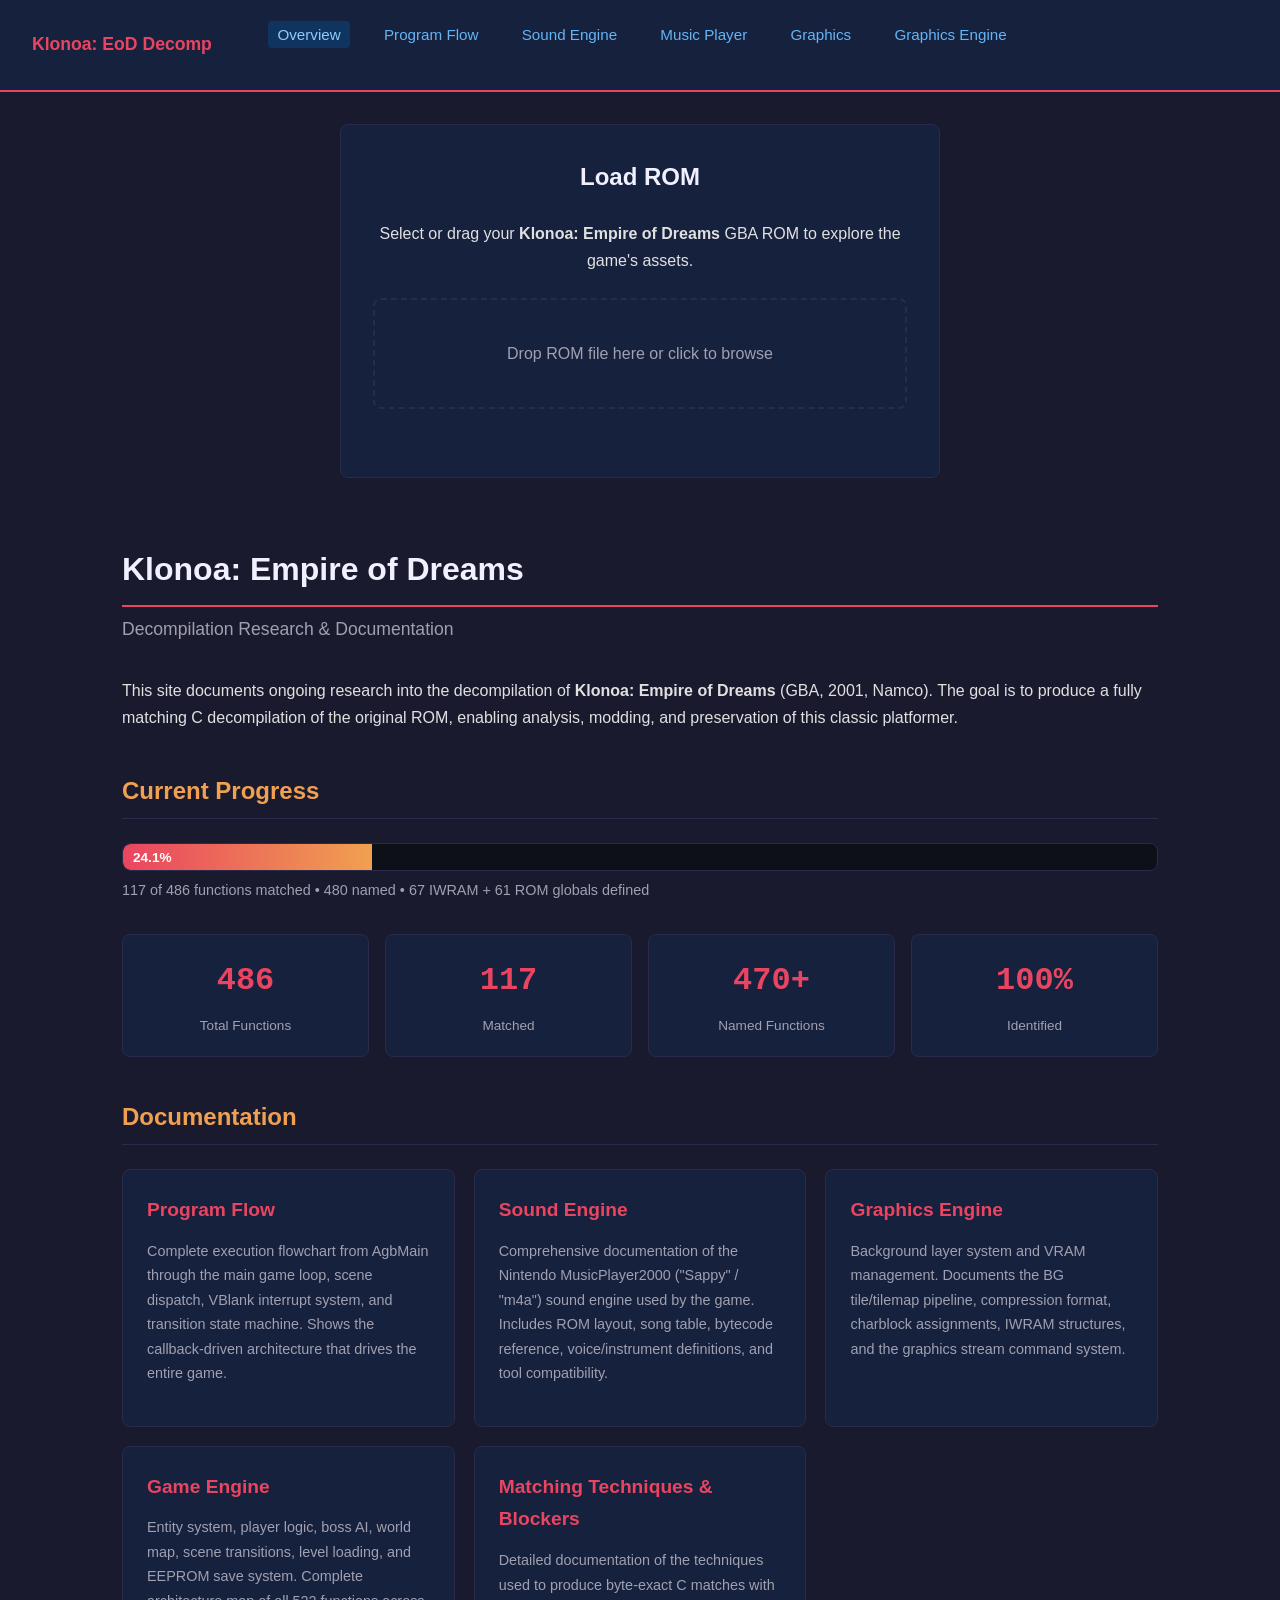
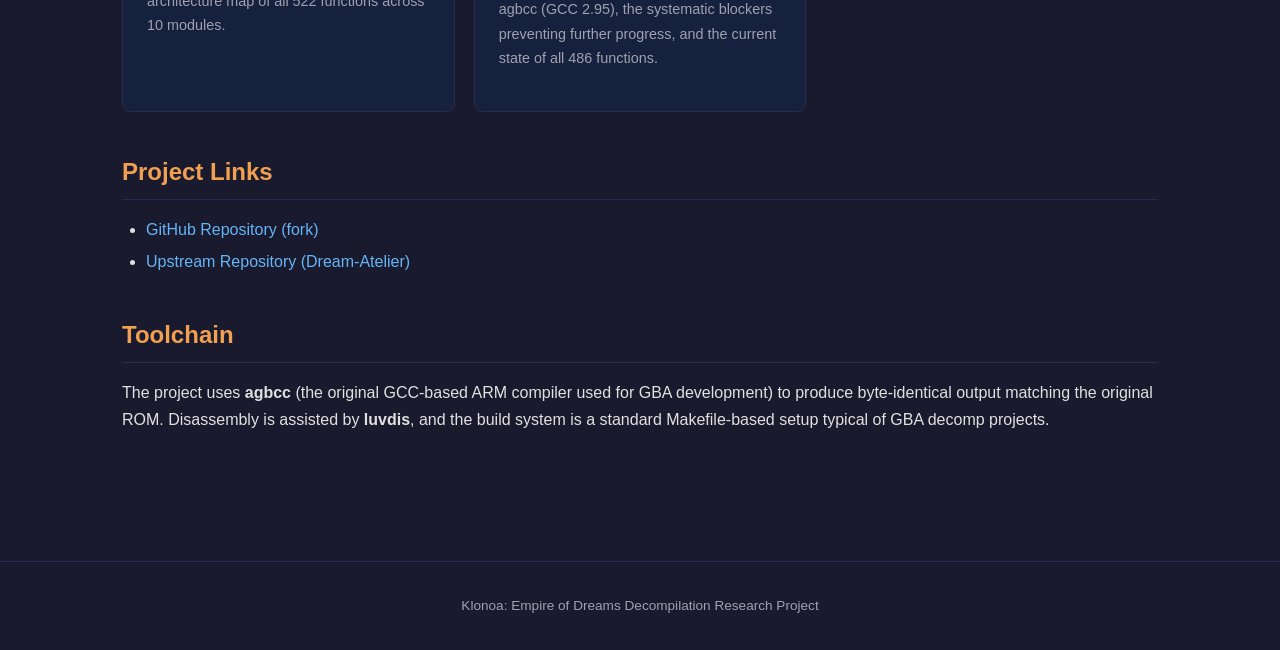
<file: index.html>
<!DOCTYPE html>
<html lang="en">
<head>
    <meta charset="UTF-8">
    <meta name="viewport" content="width=device-width, initial-scale=1.0">
    <title>Klonoa: Empire of Dreams — Decompilation Research</title>
    <link rel="stylesheet" href="style.css">
</head>
<body>
    <nav>
        <a href="index.html" class="site-title">Klonoa: EoD Decomp</a>
        <ul class="nav-links">
            <li><a href="index.html" class="active">Overview</a></li>
            <li><a href="flowchart.html">Program Flow</a></li>
            <li><a href="sound.html">Sound Engine</a></li>
            <li><a href="music.html">Music Player</a></li>
            <li><a href="gallery.html">Graphics</a></li>
            <li><a href="graphics-engine.html">Graphics Engine</a></li>
        </ul>
    </nav>

    <div id="rom-picker-home"></div>

    <div class="container">
        <h1>Klonoa: Empire of Dreams</h1>
        <p class="subtitle">Decompilation Research &amp; Documentation</p>

        <p>
            This site documents ongoing research into the decompilation of
            <strong>Klonoa: Empire of Dreams</strong> (GBA, 2001, Namco).
            The goal is to produce a fully matching C decompilation of the original ROM,
            enabling analysis, modding, and preservation of this classic platformer.
        </p>

        <h2>Current Progress</h2>

        <div class="progress-container">
            <div class="progress-bar-bg">
                <div class="progress-bar-fill" style="width: 24.1%;">24.1%</div>
            </div>
            <p class="progress-label">117 of 486 functions matched &bull; 480 named &bull; 67 IWRAM + 61 ROM globals defined</p>
        </div>

        <div class="stats-grid">
            <div class="stat-card">
                <div class="stat-value">486</div>
                <div class="stat-label">Total Functions</div>
            </div>
            <div class="stat-card">
                <div class="stat-value">117</div>
                <div class="stat-label">Matched</div>
            </div>
            <div class="stat-card">
                <div class="stat-value">470+</div>
                <div class="stat-label">Named Functions</div>
            </div>
            <div class="stat-card">
                <div class="stat-value">100%</div>
                <div class="stat-label">Identified</div>
            </div>
        </div>

        <h2>Documentation</h2>

        <div class="card-grid">
            <a href="flowchart.html" class="card" style="text-decoration: none;">
                <h3>Program Flow</h3>
                <p>
                    Complete execution flowchart from AgbMain through the main game loop,
                    scene dispatch, VBlank interrupt system, and transition state machine.
                    Shows the callback-driven architecture that drives the entire game.
                </p>
            </a>

            <a href="sound.html" class="card" style="text-decoration: none;">
                <h3>Sound Engine</h3>
                <p>
                    Comprehensive documentation of the Nintendo MusicPlayer2000 ("Sappy" / "m4a")
                    sound engine used by the game. Includes ROM layout, song table, bytecode reference,
                    voice/instrument definitions, and tool compatibility.
                </p>
            </a>

            <a href="graphics-engine.html" class="card" style="text-decoration: none;">
                <h3>Graphics Engine</h3>
                <p>
                    Background layer system and VRAM management. Documents the BG tile/tilemap
                    pipeline, compression format, charblock assignments, IWRAM structures,
                    and the graphics stream command system.
                </p>
            </a>

            <a href="game-engine.html" class="card" style="text-decoration: none;">
                <h3>Game Engine</h3>
                <p>
                    Entity system, player logic, boss AI, world map, scene transitions,
                    level loading, and EEPROM save system. Complete architecture map of all
                    522 functions across 10 modules.
                </p>
            </a>

            <a href="matching.html" class="card" style="text-decoration: none;">
                <h3>Matching Techniques &amp; Blockers</h3>
                <p>
                    Detailed documentation of the techniques used to produce byte-exact C matches
                    with agbcc (GCC 2.95), the systematic blockers preventing further progress,
                    and the current state of all 486 functions.
                </p>
            </a>
        </div>

        <h2>Project Links</h2>
        <ul>
            <li><a href="https://github.com/felipesanches/kl-eod-decomp">GitHub Repository (fork)</a></li>
            <li><a href="https://github.com/Dream-Atelier/kl-eod-decomp">Upstream Repository (Dream-Atelier)</a></li>
        </ul>

        <h2>Toolchain</h2>
        <p>
            The project uses <strong>agbcc</strong> (the original GCC-based ARM compiler used for GBA development)
            to produce byte-identical output matching the original ROM. Disassembly is assisted by
            <strong>luvdis</strong>, and the build system is a standard Makefile-based setup typical of GBA
            decomp projects.
        </p>
    </div>

    <footer>
        Klonoa: Empire of Dreams Decompilation Research Project
    </footer>
    <script type="module">
        import { initRomPicker } from './js/rom-picker.js';
        // On index page, ROM picker is optional — content is always visible
        initRomPicker('#rom-picker-home', () => {});
    </script>
</body>
</html>
</file>
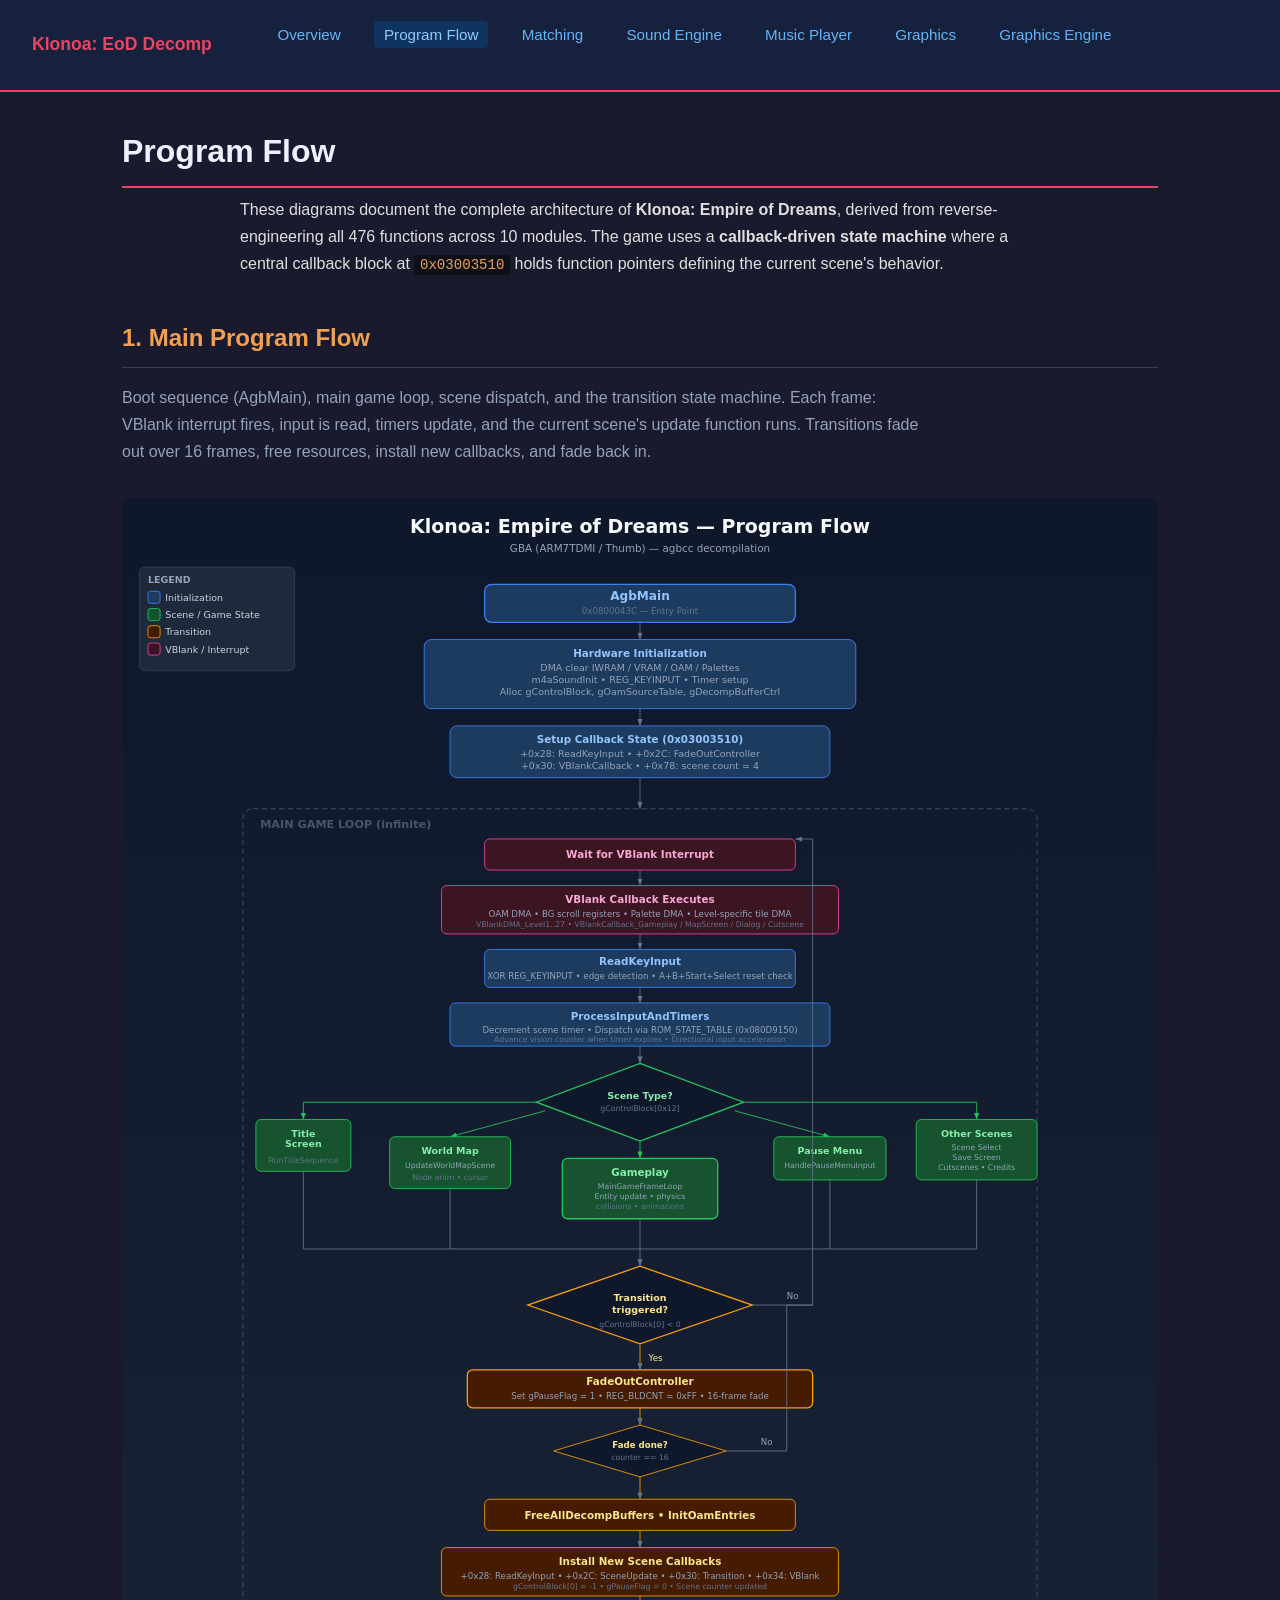
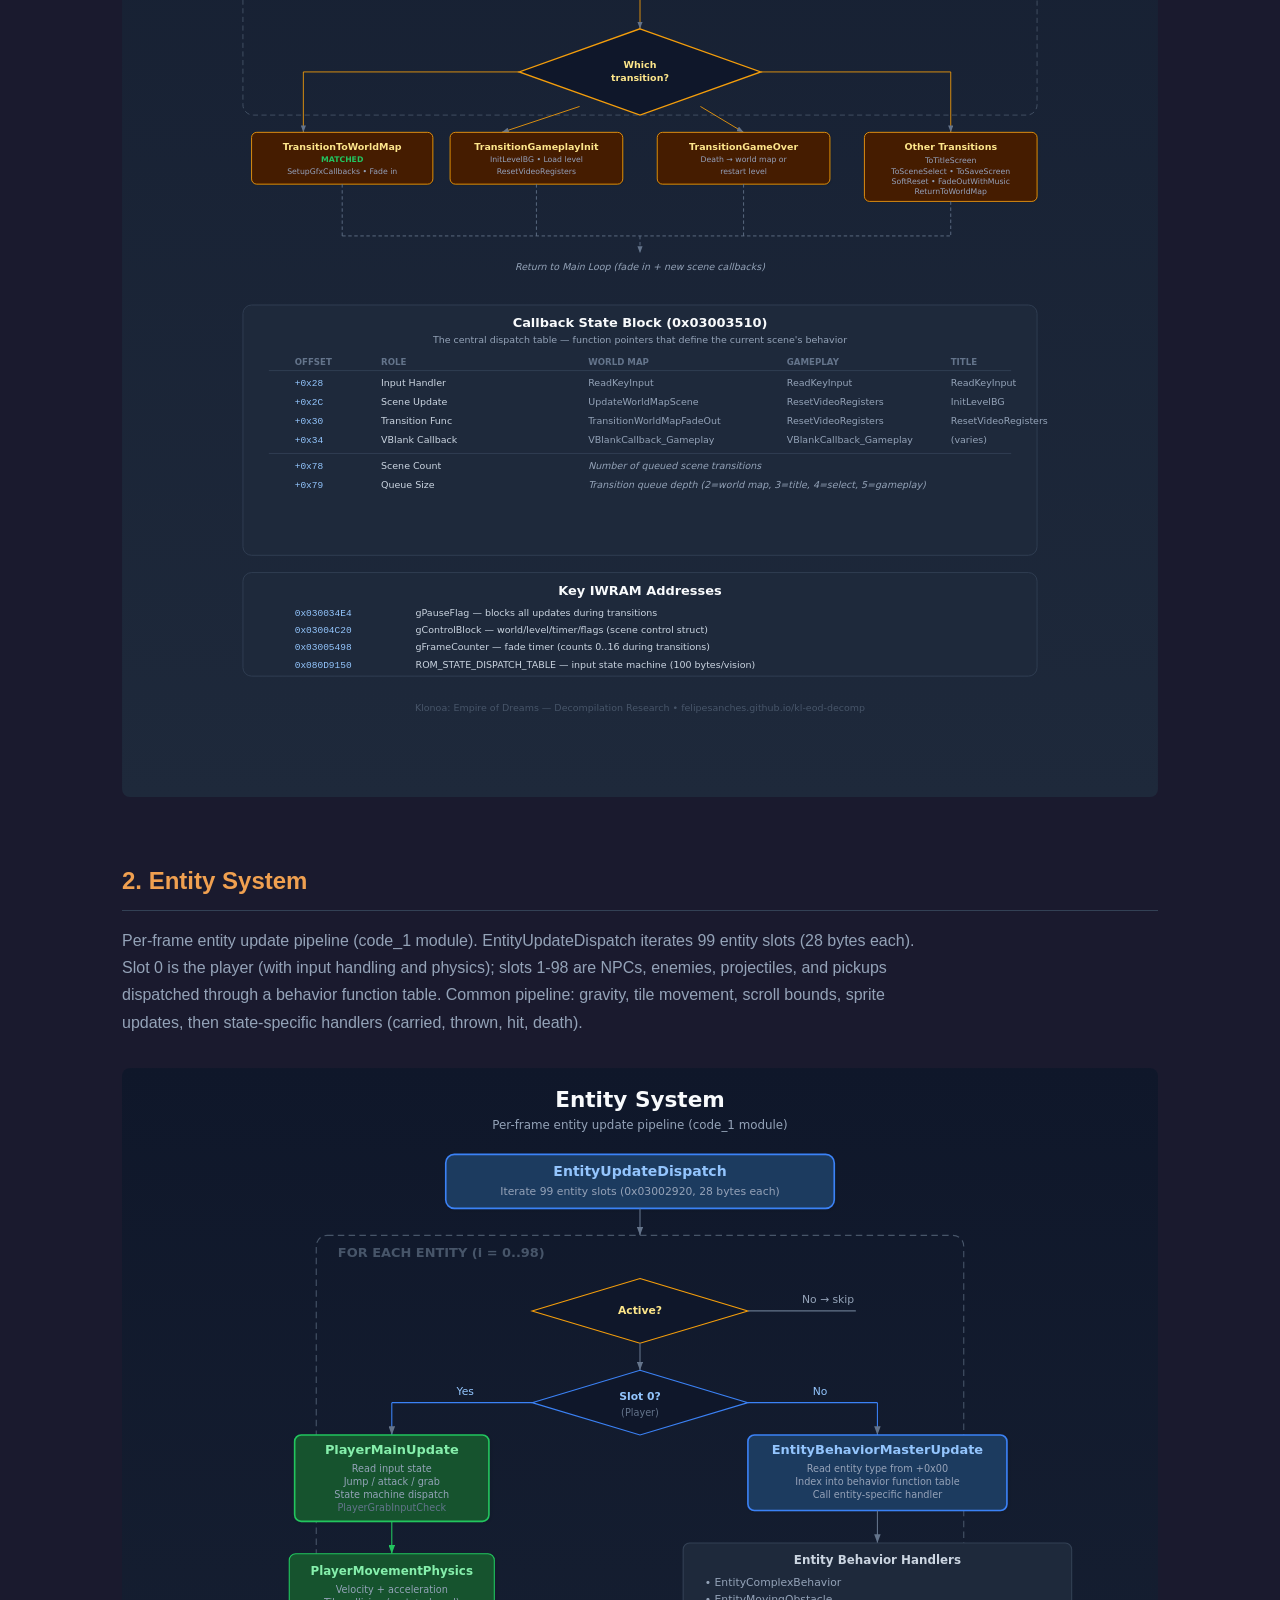
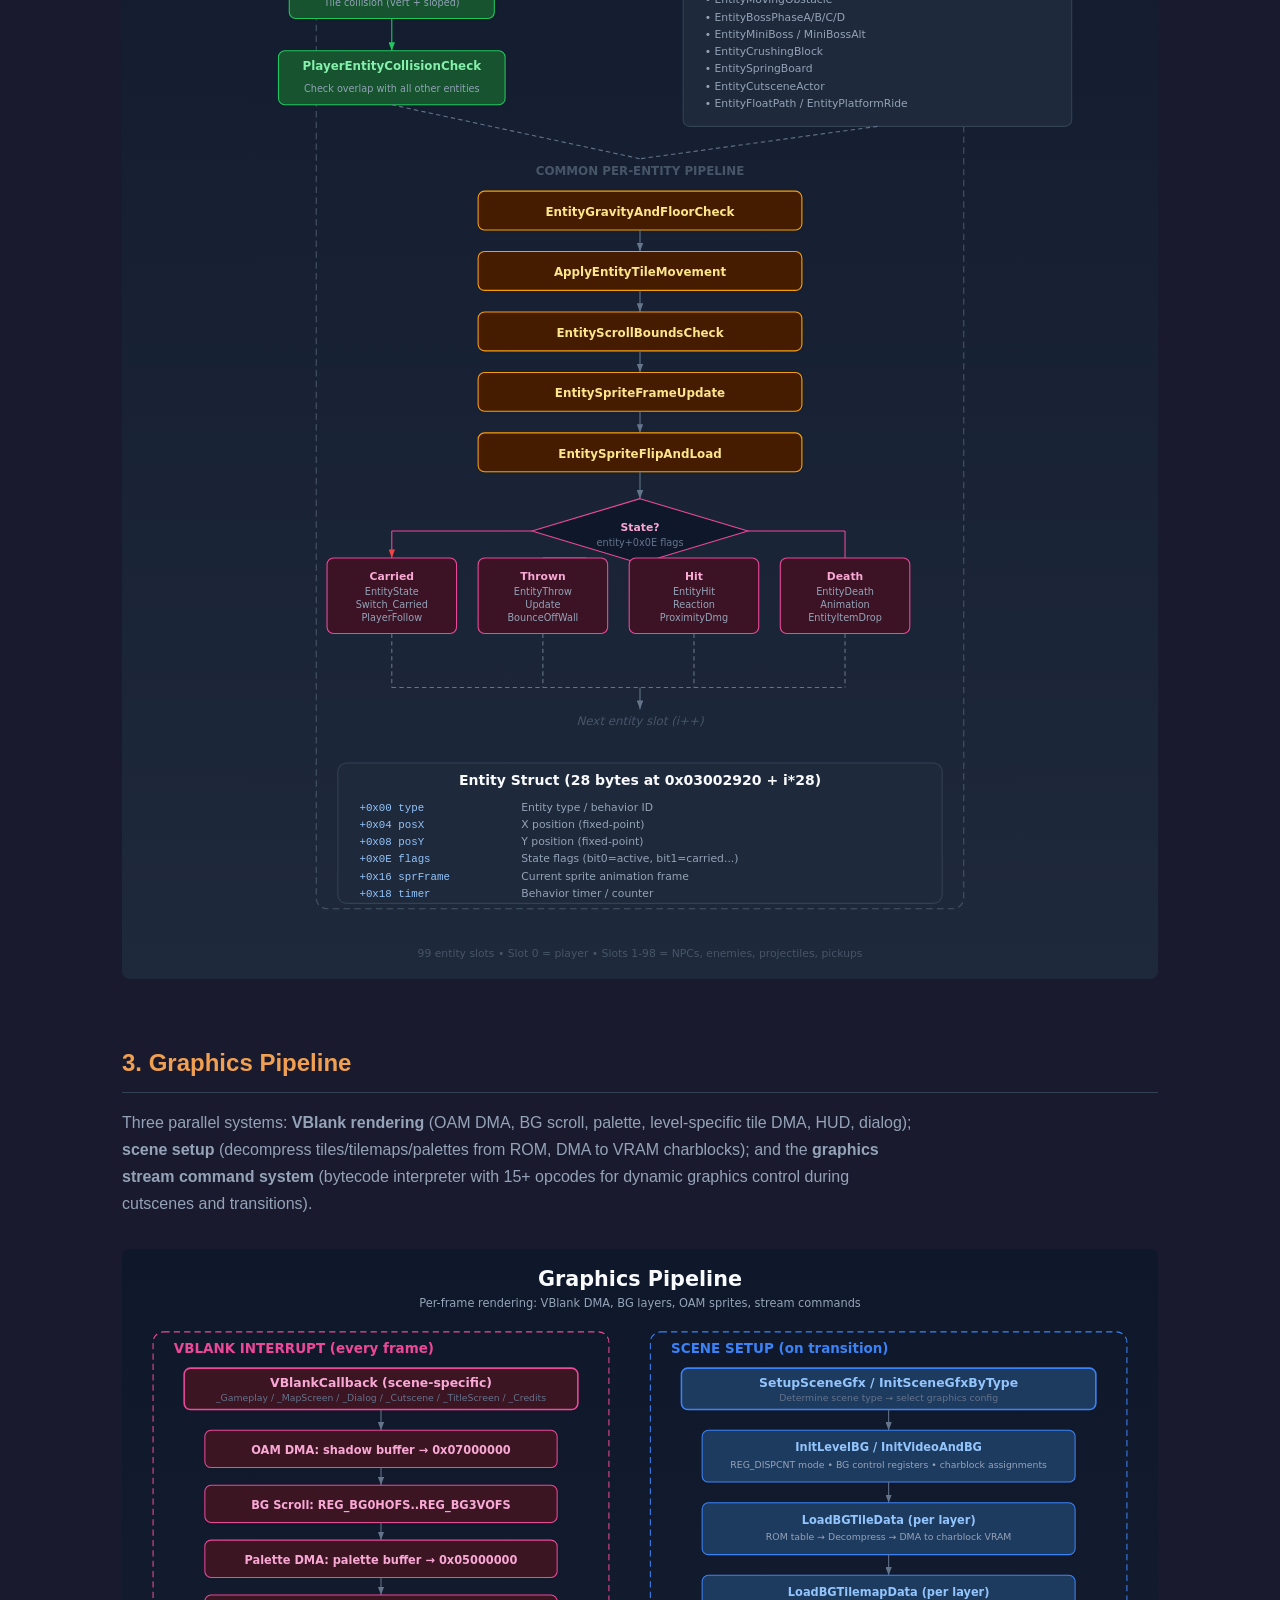
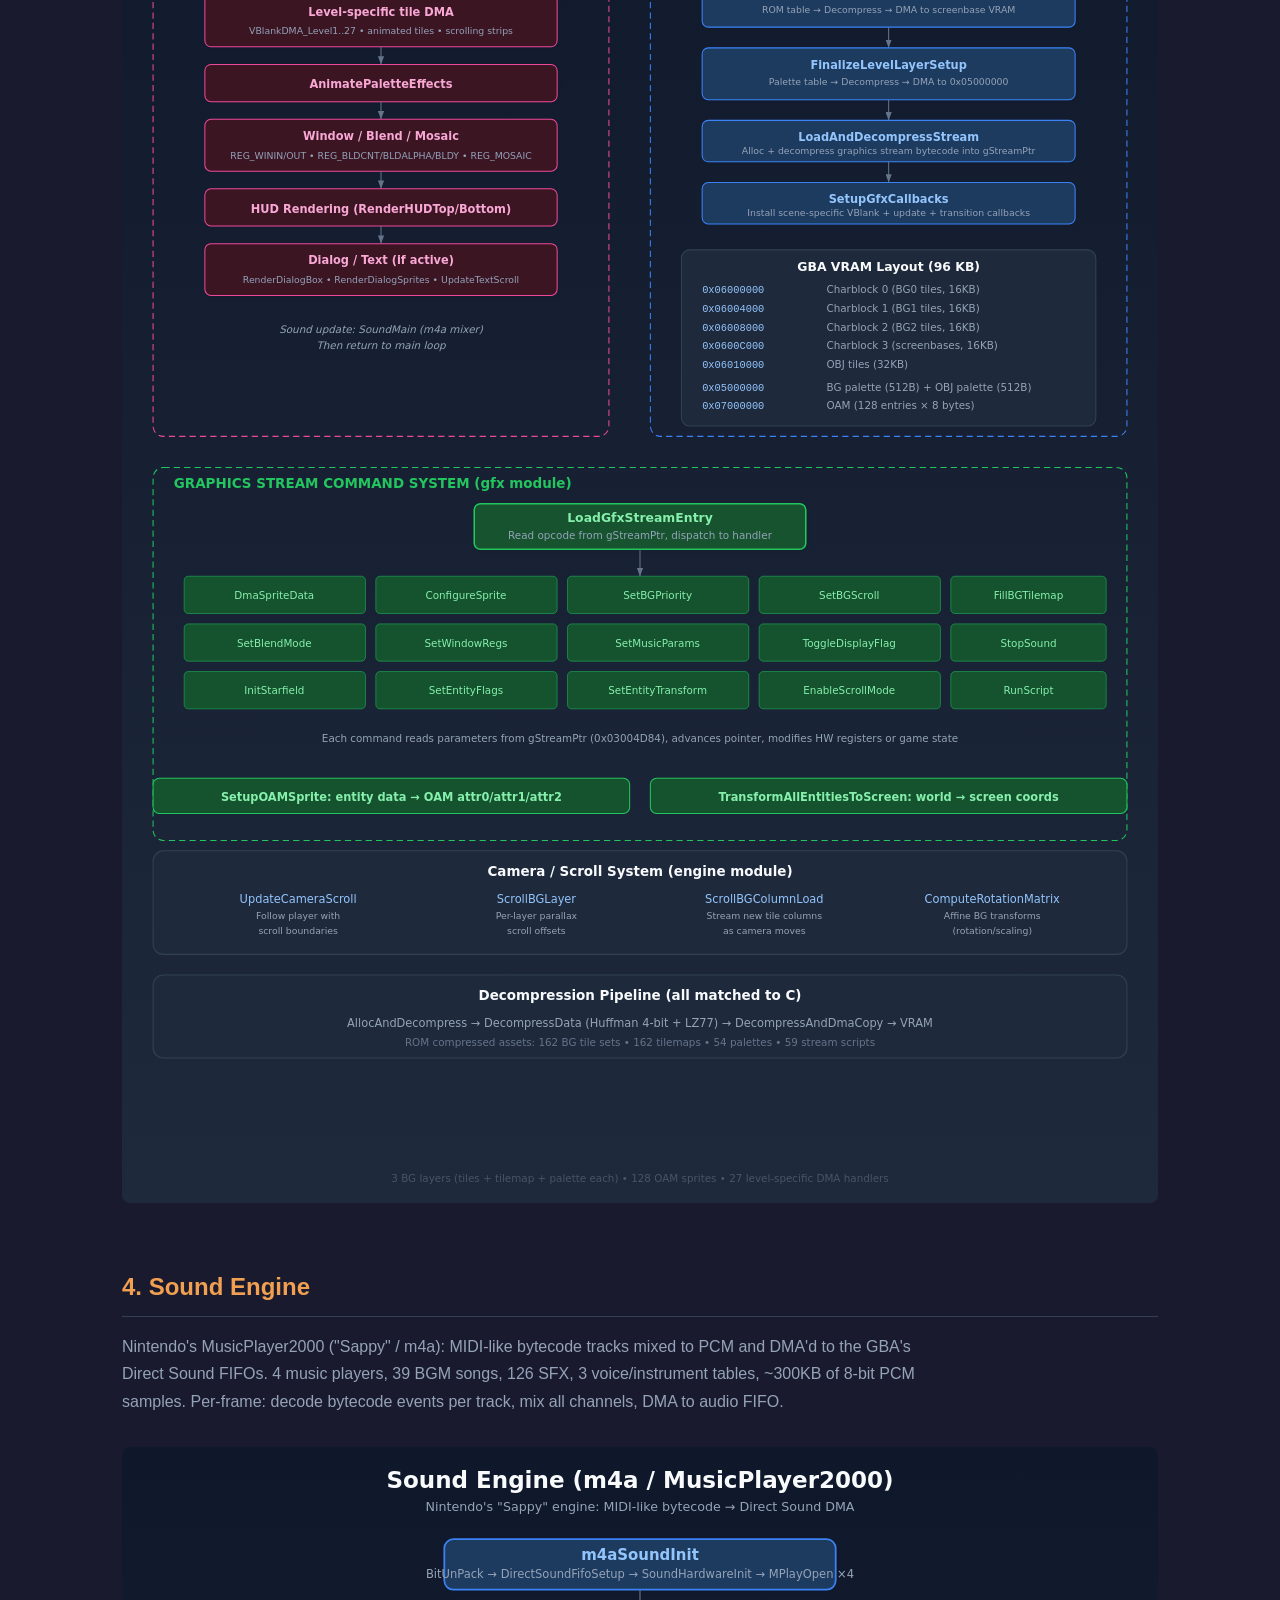
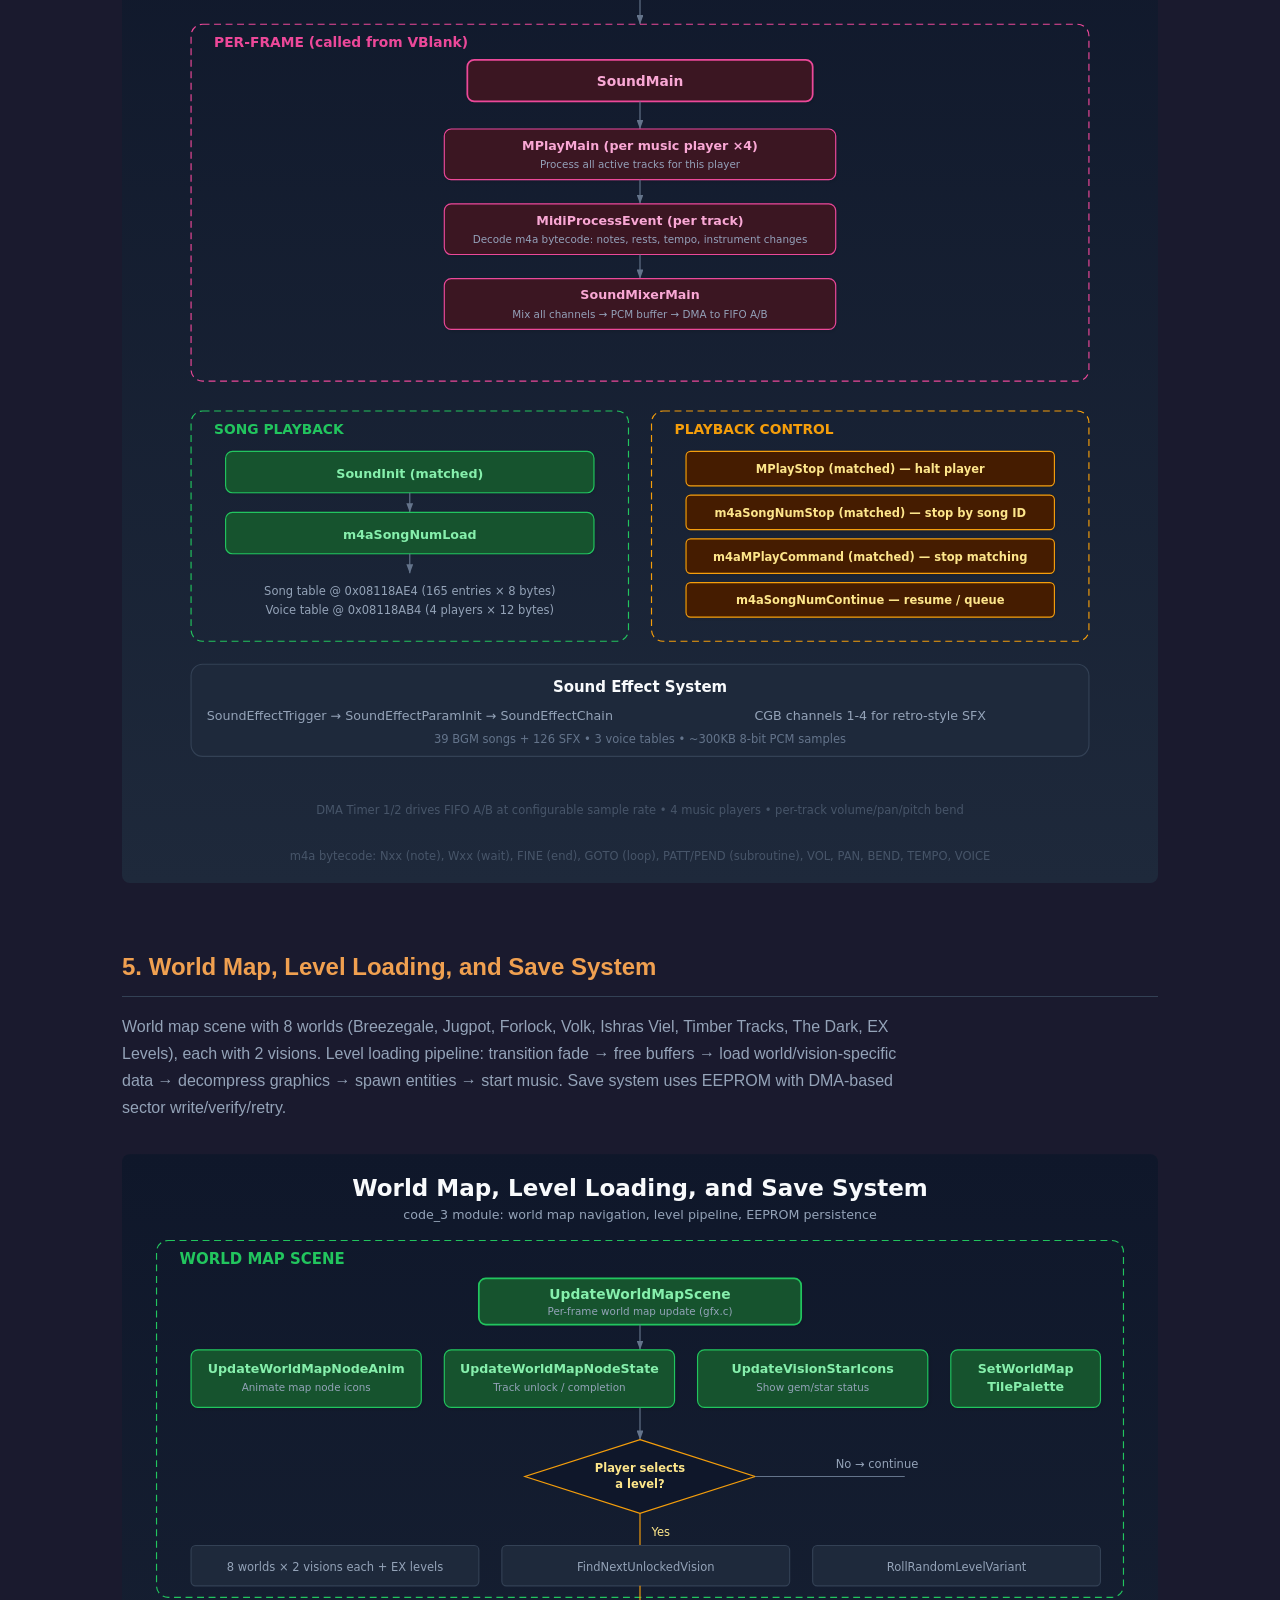
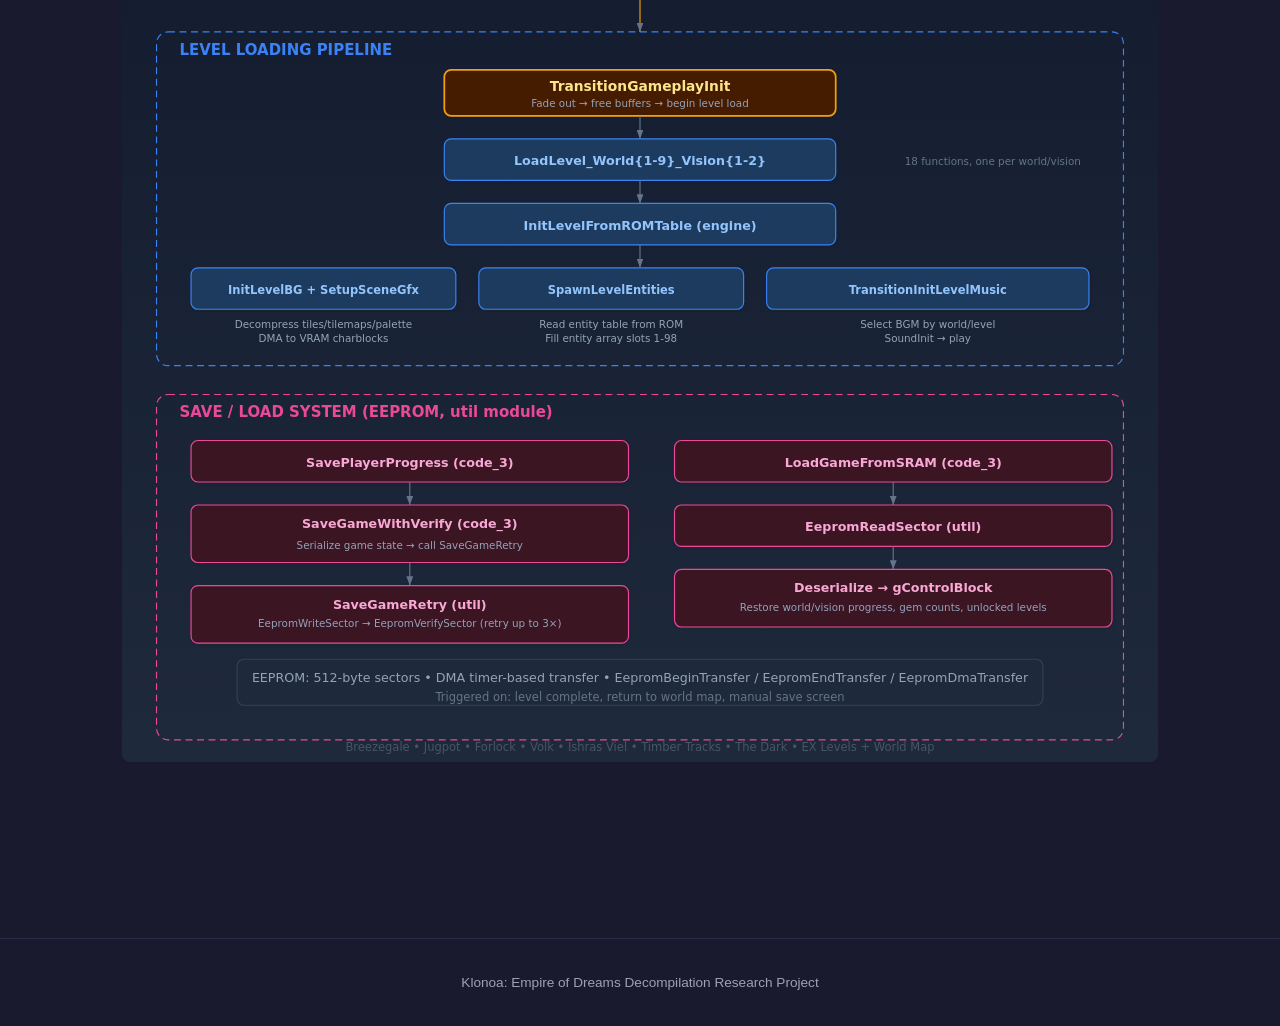
<file: flowchart.html>
<!DOCTYPE html>
<html lang="en">
<head>
    <meta charset="UTF-8">
    <meta name="viewport" content="width=device-width, initial-scale=1.0">
    <title>Program Flow — Klonoa: EoD Decomp</title>
    <link rel="stylesheet" href="style.css">
    <style>
        .flowchart-container {
            max-width: 1200px;
            margin: 0 auto;
            padding: 1rem 0;
        }
        .flowchart-container object,
        .flowchart-container img {
            width: 100%;
            height: auto;
            border-radius: 8px;
        }
        .flowchart-intro {
            max-width: 800px;
            margin: 0 auto 1.5rem;
        }
        .diagram-section {
            margin: 2.5rem 0;
        }
        .diagram-section h2 {
            border-bottom: 1px solid #334155;
            padding-bottom: 0.5rem;
        }
        .diagram-desc {
            max-width: 800px;
            margin-bottom: 1rem;
            color: #94a3b8;
        }
    </style>
</head>
<body>
    <nav>
        <a href="index.html" class="site-title">Klonoa: EoD Decomp</a>
        <ul class="nav-links">
            <li><a href="index.html">Overview</a></li>
            <li><a href="flowchart.html" class="active">Program Flow</a></li>
            <li><a href="matching.html">Matching</a></li>
            <li><a href="sound.html">Sound Engine</a></li>
            <li><a href="music.html">Music Player</a></li>
            <li><a href="gallery.html">Graphics</a></li>
            <li><a href="graphics-engine.html">Graphics Engine</a></li>
        </ul>
    </nav>

    <div class="container">
        <h1>Program Flow</h1>
        <div class="flowchart-intro">
            <p>
                These diagrams document the complete architecture of <strong>Klonoa: Empire of Dreams</strong>,
                derived from reverse-engineering all 476 functions across 10 modules.
                The game uses a <strong>callback-driven state machine</strong> where a central callback block
                at <code>0x03003510</code> holds function pointers defining the current scene's behavior.
            </p>
        </div>

        <!-- 1. Main Program Flow -->
        <div class="diagram-section">
            <h2>1. Main Program Flow</h2>
            <p class="diagram-desc">
                Boot sequence (AgbMain), main game loop, scene dispatch, and the transition state machine.
                Each frame: VBlank interrupt fires, input is read, timers update, and the current scene's
                update function runs. Transitions fade out over 16 frames, free resources, install new
                callbacks, and fade back in.
            </p>
            <div class="flowchart-container">
                <object data="flowchart.svg" type="image/svg+xml"><img src="flowchart.svg" alt="Main program flow"></object>
            </div>
        </div>

        <!-- 2. Entity System -->
        <div class="diagram-section">
            <h2>2. Entity System</h2>
            <p class="diagram-desc">
                Per-frame entity update pipeline (code_1 module). EntityUpdateDispatch iterates 99 entity
                slots (28 bytes each). Slot 0 is the player (with input handling and physics); slots 1-98
                are NPCs, enemies, projectiles, and pickups dispatched through a behavior function table.
                Common pipeline: gravity, tile movement, scroll bounds, sprite updates, then state-specific
                handlers (carried, thrown, hit, death).
            </p>
            <div class="flowchart-container">
                <object data="diagrams/entity-system.svg" type="image/svg+xml"><img src="diagrams/entity-system.svg" alt="Entity system"></object>
            </div>
        </div>

        <!-- 3. Graphics Pipeline -->
        <div class="diagram-section">
            <h2>3. Graphics Pipeline</h2>
            <p class="diagram-desc">
                Three parallel systems: <strong>VBlank rendering</strong> (OAM DMA, BG scroll, palette,
                level-specific tile DMA, HUD, dialog); <strong>scene setup</strong> (decompress tiles/tilemaps/palettes
                from ROM, DMA to VRAM charblocks); and the <strong>graphics stream command system</strong>
                (bytecode interpreter with 15+ opcodes for dynamic graphics control during cutscenes
                and transitions).
            </p>
            <div class="flowchart-container">
                <object data="diagrams/graphics-pipeline.svg" type="image/svg+xml"><img src="diagrams/graphics-pipeline.svg" alt="Graphics pipeline"></object>
            </div>
        </div>

        <!-- 4. Sound Engine -->
        <div class="diagram-section">
            <h2>4. Sound Engine</h2>
            <p class="diagram-desc">
                Nintendo's MusicPlayer2000 ("Sappy" / m4a): MIDI-like bytecode tracks mixed to PCM
                and DMA'd to the GBA's Direct Sound FIFOs. 4 music players, 39 BGM songs, 126 SFX,
                3 voice/instrument tables, ~300KB of 8-bit PCM samples. Per-frame: decode bytecode
                events per track, mix all channels, DMA to audio FIFO.
            </p>
            <div class="flowchart-container">
                <object data="diagrams/sound-engine.svg" type="image/svg+xml"><img src="diagrams/sound-engine.svg" alt="Sound engine"></object>
            </div>
        </div>

        <!-- 5. World Map & Level Loading -->
        <div class="diagram-section">
            <h2>5. World Map, Level Loading, and Save System</h2>
            <p class="diagram-desc">
                World map scene with 8 worlds (Breezegale, Jugpot, Forlock, Volk, Ishras Viel,
                Timber Tracks, The Dark, EX Levels), each with 2 visions. Level loading pipeline:
                transition fade &rarr; free buffers &rarr; load world/vision-specific data &rarr;
                decompress graphics &rarr; spawn entities &rarr; start music. Save system uses
                EEPROM with DMA-based sector write/verify/retry.
            </p>
            <div class="flowchart-container">
                <object data="diagrams/world-map-and-levels.svg" type="image/svg+xml"><img src="diagrams/world-map-and-levels.svg" alt="World map and level loading"></object>
            </div>
        </div>
    </div>

    <footer>
        Klonoa: Empire of Dreams Decompilation Research Project
    </footer>
</body>
</html>
</file>
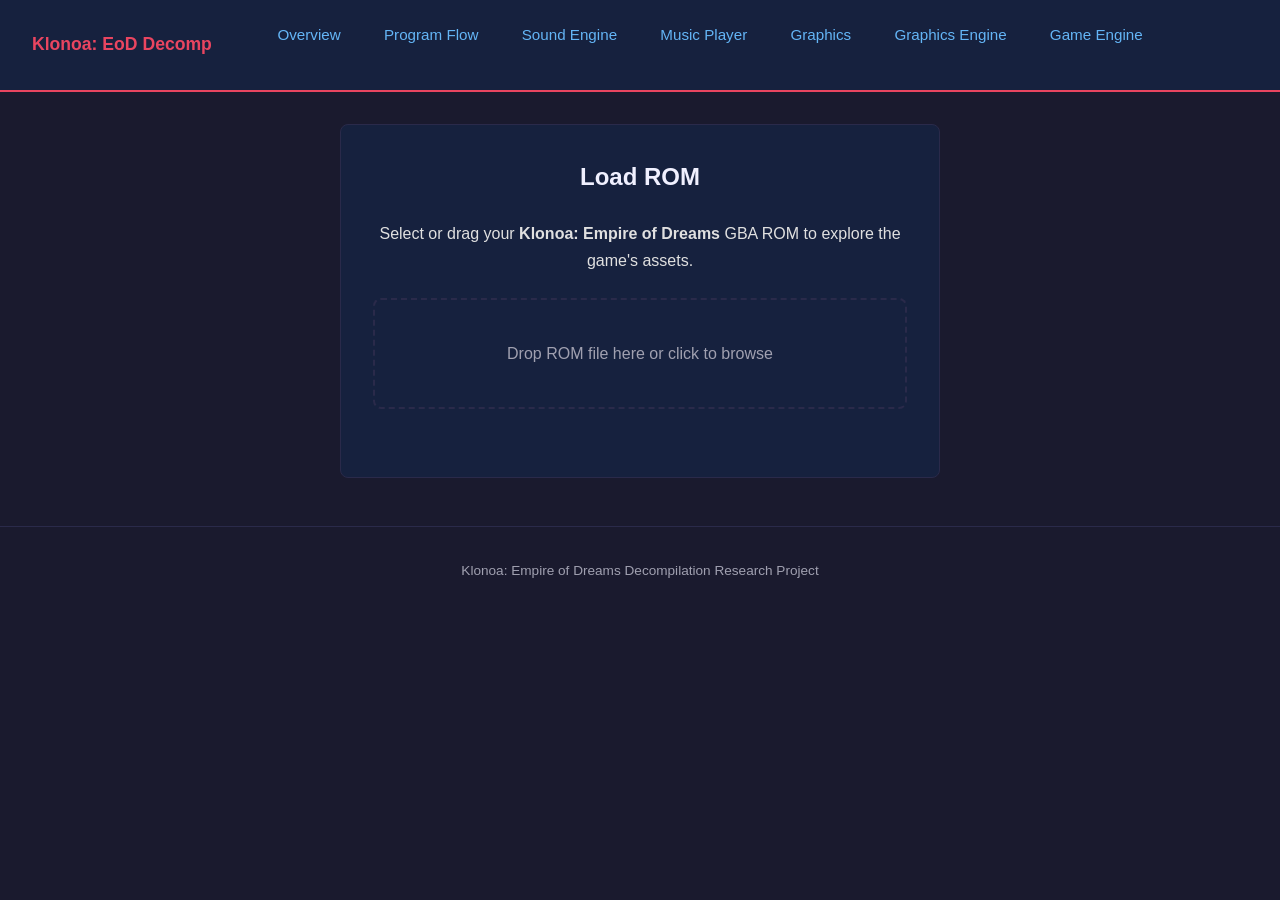
<file: gallery.html>
<!DOCTYPE html>
<html lang="en">
<head>
    <meta charset="UTF-8">
    <meta name="viewport" content="width=device-width, initial-scale=1.0">
    <title>Graphics Gallery — Klonoa: Empire of Dreams Decomp</title>
    <link rel="stylesheet" href="style.css">
    <style>
        .gallery-grid {
            display: grid;
            grid-template-columns: repeat(auto-fill, minmax(280px, 1fr));
            gap: 1.5rem;
            margin: 1.5rem 0;
        }

        .gallery-card {
            background: var(--bg-secondary);
            border: 1px solid var(--border);
            border-radius: 8px;
            overflow: hidden;
            transition: border-color 0.2s;
        }

        .gallery-card:hover {
            border-color: var(--accent);
        }

        .gallery-card .preview {
            background: #000;
            display: flex;
            align-items: center;
            justify-content: center;
            padding: 1rem;
            min-height: 200px;
            cursor: pointer;
        }

        .gallery-card .preview img {
            max-width: 100%;
            max-height: 300px;
            image-rendering: pixelated;
            image-rendering: -moz-crisp-edges;
            image-rendering: crisp-edges;
        }

        .gallery-card .info {
            padding: 0.8rem 1rem;
            border-top: 1px solid var(--border);
        }

        .gallery-card .info h3 {
            font-size: 0.95rem;
            color: var(--text-heading);
            margin-bottom: 0.3rem;
            margin-top: 0;
        }

        .gallery-card .info .meta {
            font-size: 0.8rem;
            color: var(--text-secondary);
            font-family: var(--mono);
        }

        .gallery-card.hidden {
            display: none;
        }

        .section-header {
            display: flex;
            align-items: baseline;
            gap: 1rem;
            margin-top: 2rem;
            margin-bottom: 0.5rem;
        }

        .section-header h2 {
            margin: 0;
        }

        .section-header .count {
            color: var(--text-secondary);
            font-size: 0.9rem;
        }

        .stats-row {
            display: flex;
            gap: 2rem;
            flex-wrap: wrap;
            margin: 1rem 0 2rem;
        }

        .stat-box {
            background: var(--bg-secondary);
            border: 1px solid var(--border);
            border-radius: 8px;
            padding: 1rem 1.5rem;
            text-align: center;
        }

        .stat-box .value {
            font-size: 1.8rem;
            font-weight: bold;
            color: var(--accent);
            font-family: var(--mono);
        }

        .stat-box .label {
            font-size: 0.85rem;
            color: var(--text-secondary);
            margin-top: 0.2rem;
        }

        .filter-bar {
            display: flex;
            align-items: center;
            gap: 0.8rem;
            flex-wrap: wrap;
            margin: 1rem 0;
            padding: 0.8rem 1rem;
            background: var(--bg-secondary);
            border: 1px solid var(--border);
            border-radius: 8px;
        }

        .filter-bar label {
            font-size: 0.85rem;
            color: var(--text-secondary);
            font-weight: bold;
        }

        .filter-bar select {
            background: var(--bg-primary);
            color: var(--text-primary);
            border: 1px solid var(--border);
            border-radius: 4px;
            padding: 0.3rem 0.5rem;
            font-family: var(--mono);
            font-size: 0.85rem;
        }

        /* Lightbox */
        .lightbox {
            display: none;
            position: fixed;
            top: 0;
            left: 0;
            width: 100%;
            height: 100%;
            background: rgba(0, 0, 0, 0.9);
            z-index: 1000;
            cursor: pointer;
            align-items: center;
            justify-content: center;
        }

        .lightbox.active {
            display: flex;
        }

        .lightbox img {
            max-width: 95%;
            max-height: 95%;
            image-rendering: pixelated;
            image-rendering: crisp-edges;
        }
    </style>
</head>
<body>
    <nav>
        <a href="index.html" class="site-title">Klonoa: EoD Decomp</a>
        <ul class="nav-links">
            <li><a href="index.html">Overview</a></li>
            <li><a href="flowchart.html">Program Flow</a></li>
            <li><a href="sound.html">Sound Engine</a></li>
            <li><a href="music.html">Music Player</a></li>
            <li><a href="gallery.html">Graphics</a></li>
            <li><a href="graphics-engine.html">Graphics Engine</a></li>
            <li><a href="game-engine.html">Game Engine</a></li>
        </ul>
    </nav>

    <div id="rom-picker"></div>

    <div class="container" id="content">
        <h1>Graphics Gallery</h1>
        <p class="subtitle">Level backgrounds rendered dynamically from ROM</p>

        <p>
            Level backgrounds composed by combining tile charblock data, screenblock
            tilemaps, and RGB555 palettes from three parallel ROM tables. Each GBA
            background layer is rendered with correct tile arrangement, palette bank
            selection, and horizontal/vertical flip flags.
        </p>

        <div class="stats-row">
            <div class="stat-box">
                <div class="value" id="composite-count">0</div>
                <div class="label">Composite Backgrounds</div>
            </div>
            <div class="stat-box">
                <div class="value">9</div>
                <div class="label">Worlds</div>
            </div>
            <div class="stat-box">
                <div class="value">6</div>
                <div class="label">Visions per World</div>
            </div>
            <div class="stat-box">
                <div class="value">3</div>
                <div class="label">BG Layers</div>
            </div>
        </div>

        <div class="filter-bar">
            <label for="filter-world">Filter by World:</label>
            <select id="filter-world">
                <option value="all">All Worlds</option>
                <option value="0">World Map</option>
                <option value="1">Breezegale</option>
                <option value="2">Jugpot</option>
                <option value="3">Forlock</option>
                <option value="4">Volk</option>
                <option value="5">Ishras Viel</option>
                <option value="6">Timber Tracks</option>
                <option value="7">The Dark</option>
                <option value="8">EX Levels</option>
            </select>
        </div>

        <div class="section-header">
            <h2>Composite Backgrounds (All Layers)</h2>
            <span class="count">6 visions &times; 9 worlds</span>
        </div>
        <p>
            All three BG layers composited together, simulating how they appear
            in-game. Layer 0 (far background) is drawn first, then Layer 1 (mid),
            then Layer 2 (near/foreground) on top. Color index 0 is transparent,
            allowing lower layers to show through. Smaller layers are tiled to fill
            the full width, matching GBA hardware wrapping behavior.
        </p>
        <div class="gallery-grid" id="composite-gallery"></div>

        <div class="section-header">
            <h2>Individual BG Layers</h2>
            <span class="count">162 layers (6 visions &times; 9 worlds &times; 3 BG layers)</span>
        </div>
        <p>
            Each background layer rendered individually with its assigned palette.
            Tilemap dimensions are inferred from the decompressed data size.
        </p>
        <div class="gallery-grid" id="layer-gallery"></div>
    </div>

    <footer>
        Klonoa: Empire of Dreams Decompilation Research Project
    </footer>

    <script type="module" src="js/gallery-app.js"></script>
</body>
</html>
</file>
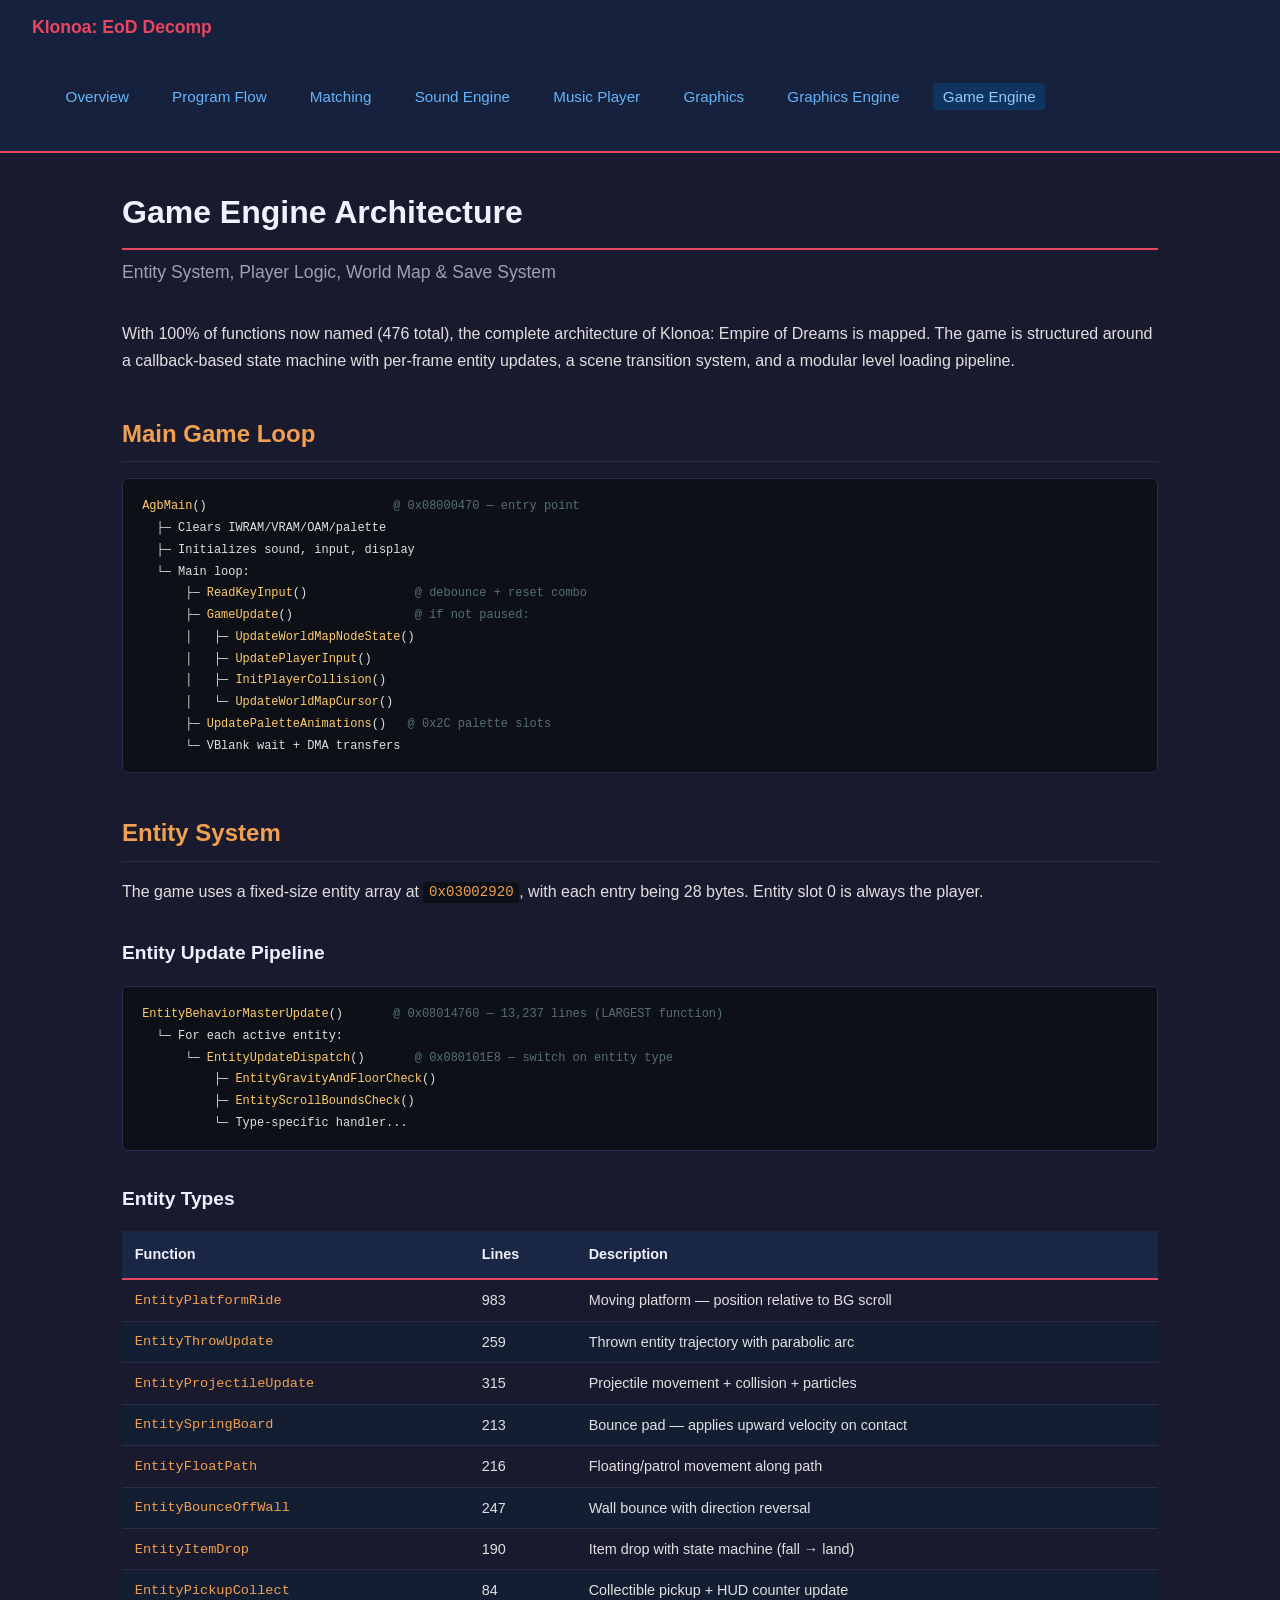
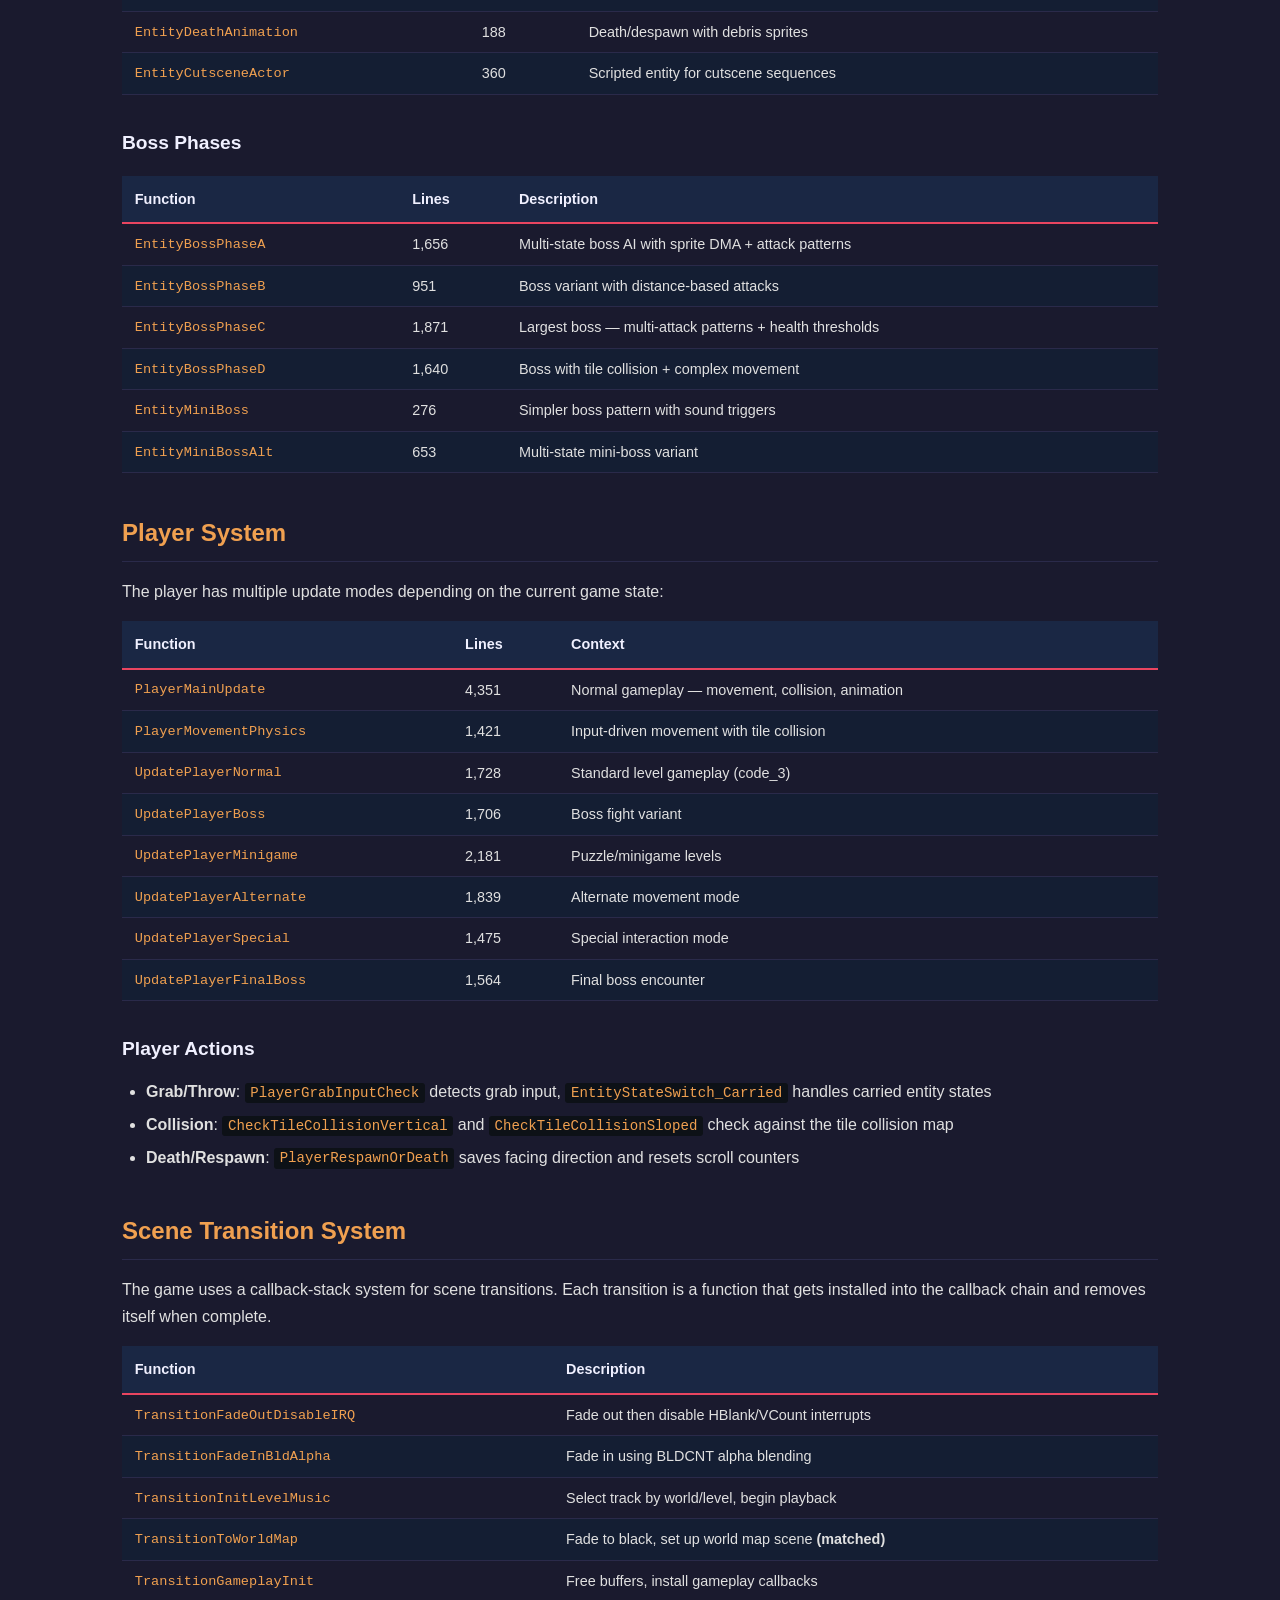
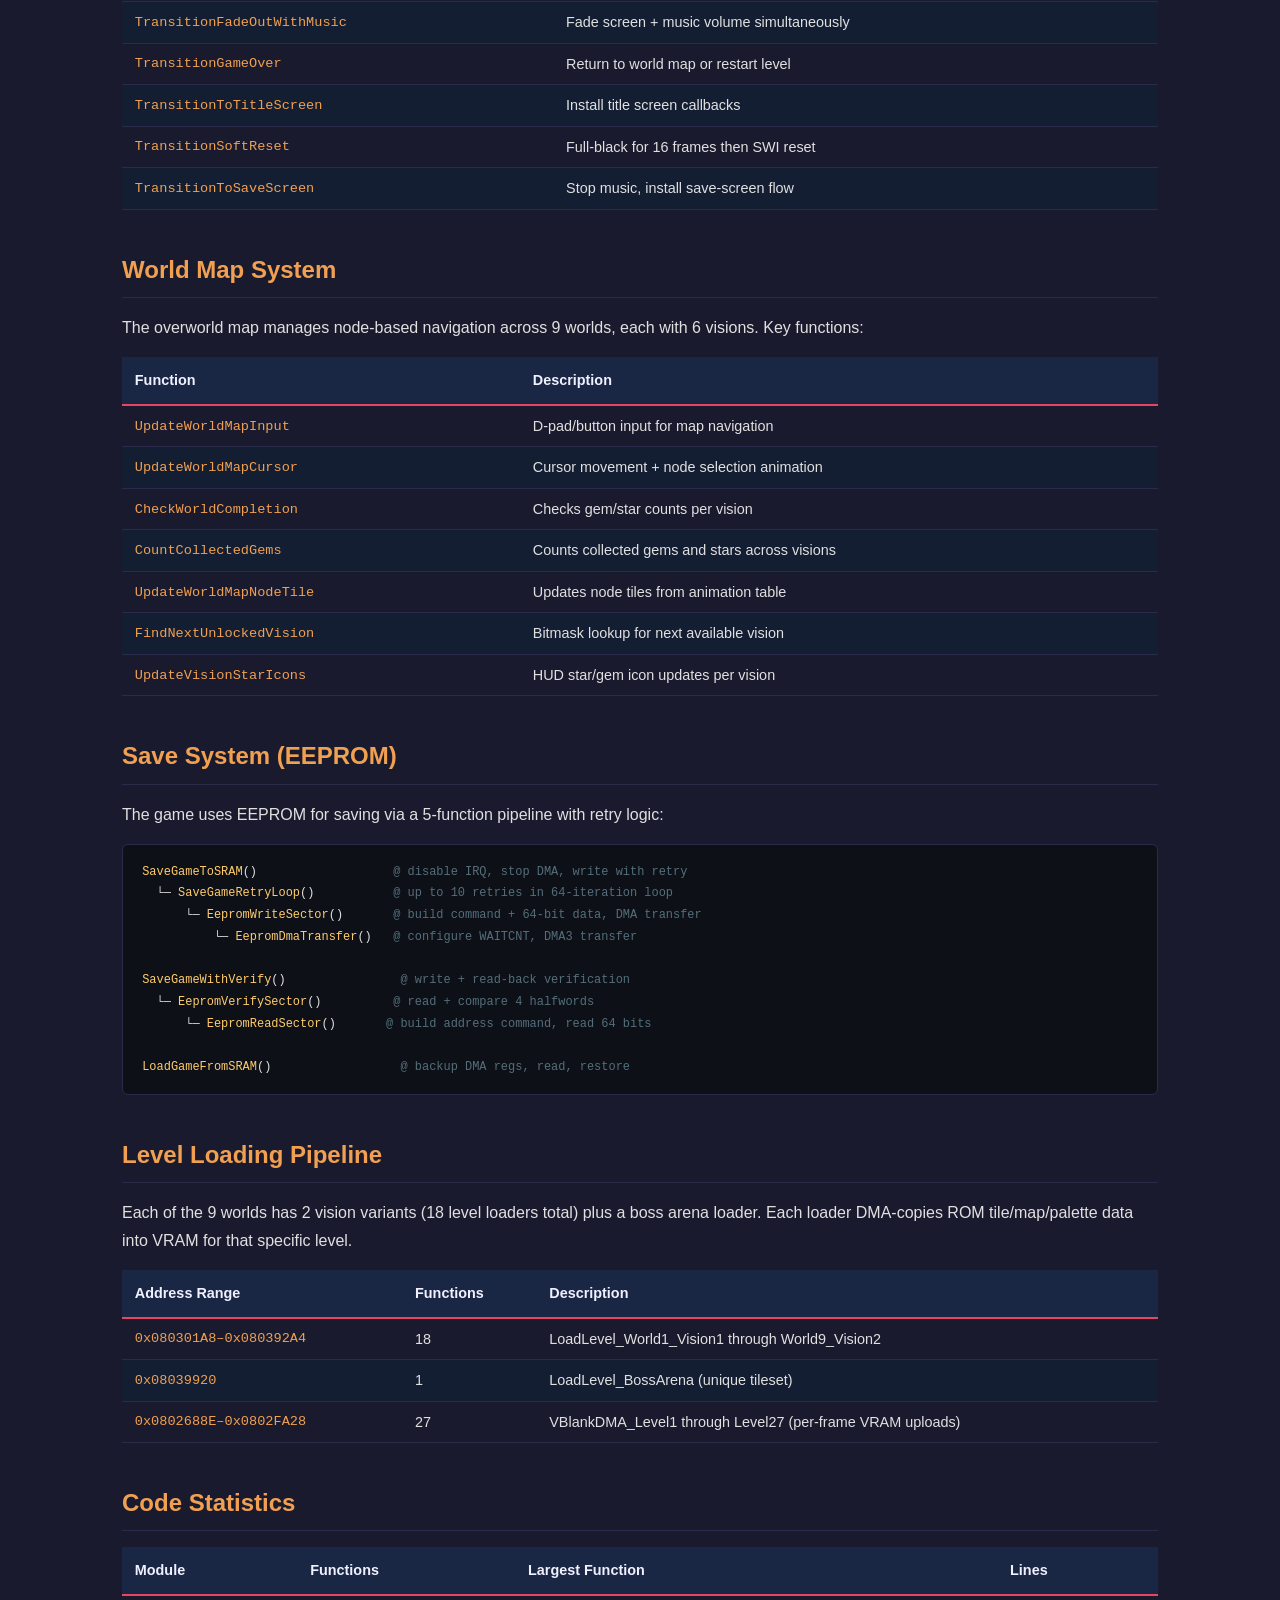
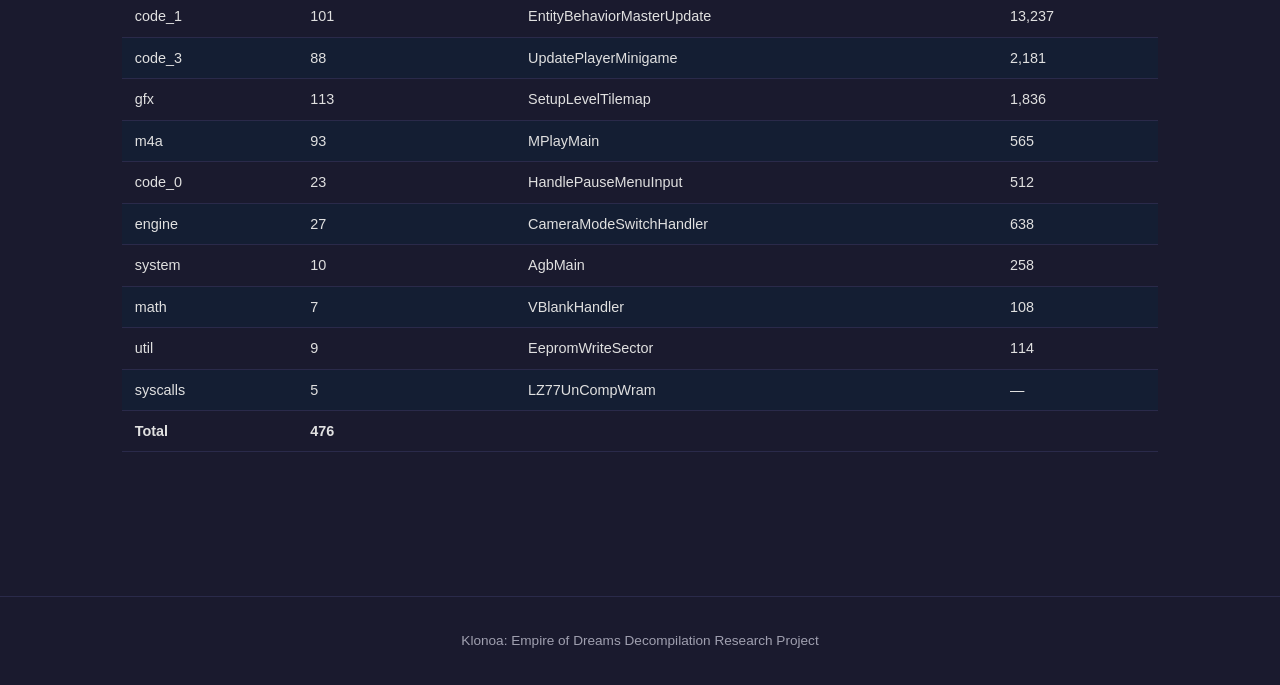
<file: game-engine.html>
<!DOCTYPE html>
<html lang="en">
<head>
    <meta charset="UTF-8">
    <meta name="viewport" content="width=device-width, initial-scale=1.0">
    <title>Game Engine — Klonoa: EoD Decomp</title>
    <link rel="stylesheet" href="style.css">
</head>
<body>
    <nav>
        <a href="index.html" class="site-title">Klonoa: EoD Decomp</a>
        <ul class="nav-links">
            <li><a href="index.html">Overview</a></li>
            <li><a href="flowchart.html">Program Flow</a></li>
            <li><a href="matching.html">Matching</a></li>
            <li><a href="sound.html">Sound Engine</a></li>
            <li><a href="music.html">Music Player</a></li>
            <li><a href="gallery.html">Graphics</a></li>
            <li><a href="graphics-engine.html">Graphics Engine</a></li>
            <li><a href="game-engine.html" class="active">Game Engine</a></li>
        </ul>
    </nav>

    <div class="container">
        <h1>Game Engine Architecture</h1>
        <p class="subtitle">Entity System, Player Logic, World Map &amp; Save System</p>

        <p>
            With 100% of functions now named (476 total), the complete architecture
            of Klonoa: Empire of Dreams is mapped. The game is structured around a
            callback-based state machine with per-frame entity updates, a scene
            transition system, and a modular level loading pipeline.
        </p>

        <!-- ===== Main Loop ===== -->
        <h2>Main Game Loop</h2>

        <pre><code><span class="fn">AgbMain</span>()                          <span class="cm">@ 0x08000470 — entry point</span>
  ├─ Clears IWRAM/VRAM/OAM/palette
  ├─ Initializes sound, input, display
  └─ Main loop:
      ├─ <span class="fn">ReadKeyInput</span>()               <span class="cm">@ debounce + reset combo</span>
      ├─ <span class="fn">GameUpdate</span>()                 <span class="cm">@ if not paused:</span>
      │   ├─ <span class="fn">UpdateWorldMapNodeState</span>()
      │   ├─ <span class="fn">UpdatePlayerInput</span>()
      │   ├─ <span class="fn">InitPlayerCollision</span>()
      │   └─ <span class="fn">UpdateWorldMapCursor</span>()
      ├─ <span class="fn">UpdatePaletteAnimations</span>()   <span class="cm">@ 0x2C palette slots</span>
      └─ VBlank wait + DMA transfers</code></pre>

        <!-- ===== Entity System ===== -->
        <h2>Entity System</h2>

        <p>
            The game uses a fixed-size entity array at <code>0x03002920</code>,
            with each entry being 28 bytes. Entity slot 0 is always the player.
        </p>

        <h3>Entity Update Pipeline</h3>
        <pre><code><span class="fn">EntityBehaviorMasterUpdate</span>()       <span class="cm">@ 0x08014760 — 13,237 lines (LARGEST function)</span>
  └─ For each active entity:
      └─ <span class="fn">EntityUpdateDispatch</span>()       <span class="cm">@ 0x080101E8 — switch on entity type</span>
          ├─ <span class="fn">EntityGravityAndFloorCheck</span>()
          ├─ <span class="fn">EntityScrollBoundsCheck</span>()
          └─ Type-specific handler...</code></pre>

        <h3>Entity Types</h3>
        <table>
            <thead>
                <tr><th>Function</th><th>Lines</th><th>Description</th></tr>
            </thead>
            <tbody>
                <tr><td class="mono">EntityPlatformRide</td><td>983</td><td>Moving platform — position relative to BG scroll</td></tr>
                <tr><td class="mono">EntityThrowUpdate</td><td>259</td><td>Thrown entity trajectory with parabolic arc</td></tr>
                <tr><td class="mono">EntityProjectileUpdate</td><td>315</td><td>Projectile movement + collision + particles</td></tr>
                <tr><td class="mono">EntitySpringBoard</td><td>213</td><td>Bounce pad — applies upward velocity on contact</td></tr>
                <tr><td class="mono">EntityFloatPath</td><td>216</td><td>Floating/patrol movement along path</td></tr>
                <tr><td class="mono">EntityBounceOffWall</td><td>247</td><td>Wall bounce with direction reversal</td></tr>
                <tr><td class="mono">EntityItemDrop</td><td>190</td><td>Item drop with state machine (fall → land)</td></tr>
                <tr><td class="mono">EntityPickupCollect</td><td>84</td><td>Collectible pickup + HUD counter update</td></tr>
                <tr><td class="mono">EntityDeathAnimation</td><td>188</td><td>Death/despawn with debris sprites</td></tr>
                <tr><td class="mono">EntityCutsceneActor</td><td>360</td><td>Scripted entity for cutscene sequences</td></tr>
            </tbody>
        </table>

        <h3>Boss Phases</h3>
        <table>
            <thead>
                <tr><th>Function</th><th>Lines</th><th>Description</th></tr>
            </thead>
            <tbody>
                <tr><td class="mono">EntityBossPhaseA</td><td>1,656</td><td>Multi-state boss AI with sprite DMA + attack patterns</td></tr>
                <tr><td class="mono">EntityBossPhaseB</td><td>951</td><td>Boss variant with distance-based attacks</td></tr>
                <tr><td class="mono">EntityBossPhaseC</td><td>1,871</td><td>Largest boss — multi-attack patterns + health thresholds</td></tr>
                <tr><td class="mono">EntityBossPhaseD</td><td>1,640</td><td>Boss with tile collision + complex movement</td></tr>
                <tr><td class="mono">EntityMiniBoss</td><td>276</td><td>Simpler boss pattern with sound triggers</td></tr>
                <tr><td class="mono">EntityMiniBossAlt</td><td>653</td><td>Multi-state mini-boss variant</td></tr>
            </tbody>
        </table>

        <!-- ===== Player System ===== -->
        <h2>Player System</h2>

        <p>
            The player has multiple update modes depending on the current game state:
        </p>

        <table>
            <thead>
                <tr><th>Function</th><th>Lines</th><th>Context</th></tr>
            </thead>
            <tbody>
                <tr><td class="mono">PlayerMainUpdate</td><td>4,351</td><td>Normal gameplay — movement, collision, animation</td></tr>
                <tr><td class="mono">PlayerMovementPhysics</td><td>1,421</td><td>Input-driven movement with tile collision</td></tr>
                <tr><td class="mono">UpdatePlayerNormal</td><td>1,728</td><td>Standard level gameplay (code_3)</td></tr>
                <tr><td class="mono">UpdatePlayerBoss</td><td>1,706</td><td>Boss fight variant</td></tr>
                <tr><td class="mono">UpdatePlayerMinigame</td><td>2,181</td><td>Puzzle/minigame levels</td></tr>
                <tr><td class="mono">UpdatePlayerAlternate</td><td>1,839</td><td>Alternate movement mode</td></tr>
                <tr><td class="mono">UpdatePlayerSpecial</td><td>1,475</td><td>Special interaction mode</td></tr>
                <tr><td class="mono">UpdatePlayerFinalBoss</td><td>1,564</td><td>Final boss encounter</td></tr>
            </tbody>
        </table>

        <h3>Player Actions</h3>
        <ul>
            <li><strong>Grab/Throw</strong>: <code>PlayerGrabInputCheck</code> detects grab input,
                <code>EntityStateSwitch_Carried</code> handles carried entity states</li>
            <li><strong>Collision</strong>: <code>CheckTileCollisionVertical</code> and
                <code>CheckTileCollisionSloped</code> check against the tile collision map</li>
            <li><strong>Death/Respawn</strong>: <code>PlayerRespawnOrDeath</code> saves facing
                direction and resets scroll counters</li>
        </ul>

        <!-- ===== Scene Transitions ===== -->
        <h2>Scene Transition System</h2>

        <p>
            The game uses a callback-stack system for scene transitions. Each
            transition is a function that gets installed into the callback chain
            and removes itself when complete.
        </p>

        <table>
            <thead>
                <tr><th>Function</th><th>Description</th></tr>
            </thead>
            <tbody>
                <tr><td class="mono">TransitionFadeOutDisableIRQ</td><td>Fade out then disable HBlank/VCount interrupts</td></tr>
                <tr><td class="mono">TransitionFadeInBldAlpha</td><td>Fade in using BLDCNT alpha blending</td></tr>
                <tr><td class="mono">TransitionInitLevelMusic</td><td>Select track by world/level, begin playback</td></tr>
                <tr><td class="mono">TransitionToWorldMap</td><td>Fade to black, set up world map scene <strong>(matched)</strong></td></tr>
                <tr><td class="mono">TransitionGameplayInit</td><td>Free buffers, install gameplay callbacks</td></tr>
                <tr><td class="mono">TransitionFadeOutWithMusic</td><td>Fade screen + music volume simultaneously</td></tr>
                <tr><td class="mono">TransitionGameOver</td><td>Return to world map or restart level</td></tr>
                <tr><td class="mono">TransitionToTitleScreen</td><td>Install title screen callbacks</td></tr>
                <tr><td class="mono">TransitionSoftReset</td><td>Full-black for 16 frames then SWI reset</td></tr>
                <tr><td class="mono">TransitionToSaveScreen</td><td>Stop music, install save-screen flow</td></tr>
            </tbody>
        </table>

        <!-- ===== World Map ===== -->
        <h2>World Map System</h2>

        <p>
            The overworld map manages node-based navigation across 9 worlds,
            each with 6 visions. Key functions:
        </p>

        <table>
            <thead>
                <tr><th>Function</th><th>Description</th></tr>
            </thead>
            <tbody>
                <tr><td class="mono">UpdateWorldMapInput</td><td>D-pad/button input for map navigation</td></tr>
                <tr><td class="mono">UpdateWorldMapCursor</td><td>Cursor movement + node selection animation</td></tr>
                <tr><td class="mono">CheckWorldCompletion</td><td>Checks gem/star counts per vision</td></tr>
                <tr><td class="mono">CountCollectedGems</td><td>Counts collected gems and stars across visions</td></tr>
                <tr><td class="mono">UpdateWorldMapNodeTile</td><td>Updates node tiles from animation table</td></tr>
                <tr><td class="mono">FindNextUnlockedVision</td><td>Bitmask lookup for next available vision</td></tr>
                <tr><td class="mono">UpdateVisionStarIcons</td><td>HUD star/gem icon updates per vision</td></tr>
            </tbody>
        </table>

        <!-- ===== Save System ===== -->
        <h2>Save System (EEPROM)</h2>

        <p>
            The game uses EEPROM for saving via a 5-function pipeline with retry logic:
        </p>

        <pre><code><span class="fn">SaveGameToSRAM</span>()                   <span class="cm">@ disable IRQ, stop DMA, write with retry</span>
  └─ <span class="fn">SaveGameRetryLoop</span>()           <span class="cm">@ up to 10 retries in 64-iteration loop</span>
      └─ <span class="fn">EepromWriteSector</span>()       <span class="cm">@ build command + 64-bit data, DMA transfer</span>
          └─ <span class="fn">EepromDmaTransfer</span>()   <span class="cm">@ configure WAITCNT, DMA3 transfer</span>

<span class="fn">SaveGameWithVerify</span>()                <span class="cm">@ write + read-back verification</span>
  └─ <span class="fn">EepromVerifySector</span>()          <span class="cm">@ read + compare 4 halfwords</span>
      └─ <span class="fn">EepromReadSector</span>()       <span class="cm">@ build address command, read 64 bits</span>

<span class="fn">LoadGameFromSRAM</span>()                  <span class="cm">@ backup DMA regs, read, restore</span></code></pre>

        <!-- ===== Level Loading ===== -->
        <h2>Level Loading Pipeline</h2>

        <p>
            Each of the 9 worlds has 2 vision variants (18 level loaders total)
            plus a boss arena loader. Each loader DMA-copies ROM tile/map/palette
            data into VRAM for that specific level.
        </p>

        <table>
            <thead>
                <tr><th>Address Range</th><th>Functions</th><th>Description</th></tr>
            </thead>
            <tbody>
                <tr><td class="mono">0x080301A8&ndash;0x080392A4</td><td>18</td><td>LoadLevel_World1_Vision1 through World9_Vision2</td></tr>
                <tr><td class="mono">0x08039920</td><td>1</td><td>LoadLevel_BossArena (unique tileset)</td></tr>
                <tr><td class="mono">0x0802688E&ndash;0x0802FA28</td><td>27</td><td>VBlankDMA_Level1 through Level27 (per-frame VRAM uploads)</td></tr>
            </tbody>
        </table>

        <!-- ===== Code Statistics ===== -->
        <h2>Code Statistics</h2>

        <table>
            <thead>
                <tr><th>Module</th><th>Functions</th><th>Largest Function</th><th>Lines</th></tr>
            </thead>
            <tbody>
                <tr><td>code_1</td><td>101</td><td>EntityBehaviorMasterUpdate</td><td>13,237</td></tr>
                <tr><td>code_3</td><td>88</td><td>UpdatePlayerMinigame</td><td>2,181</td></tr>
                <tr><td>gfx</td><td>113</td><td>SetupLevelTilemap</td><td>1,836</td></tr>
                <tr><td>m4a</td><td>93</td><td>MPlayMain</td><td>565</td></tr>
                <tr><td>code_0</td><td>23</td><td>HandlePauseMenuInput</td><td>512</td></tr>
                <tr><td>engine</td><td>27</td><td>CameraModeSwitchHandler</td><td>638</td></tr>
                <tr><td>system</td><td>10</td><td>AgbMain</td><td>258</td></tr>
                <tr><td>math</td><td>7</td><td>VBlankHandler</td><td>108</td></tr>
                <tr><td>util</td><td>9</td><td>EepromWriteSector</td><td>114</td></tr>
                <tr><td>syscalls</td><td>5</td><td>LZ77UnCompWram</td><td>&mdash;</td></tr>
                <tr><td><strong>Total</strong></td><td><strong>476</strong></td><td></td><td></td></tr>
            </tbody>
        </table>

    </div>

    <footer>
        Klonoa: Empire of Dreams Decompilation Research Project
    </footer>
</body>
</html>
</file>
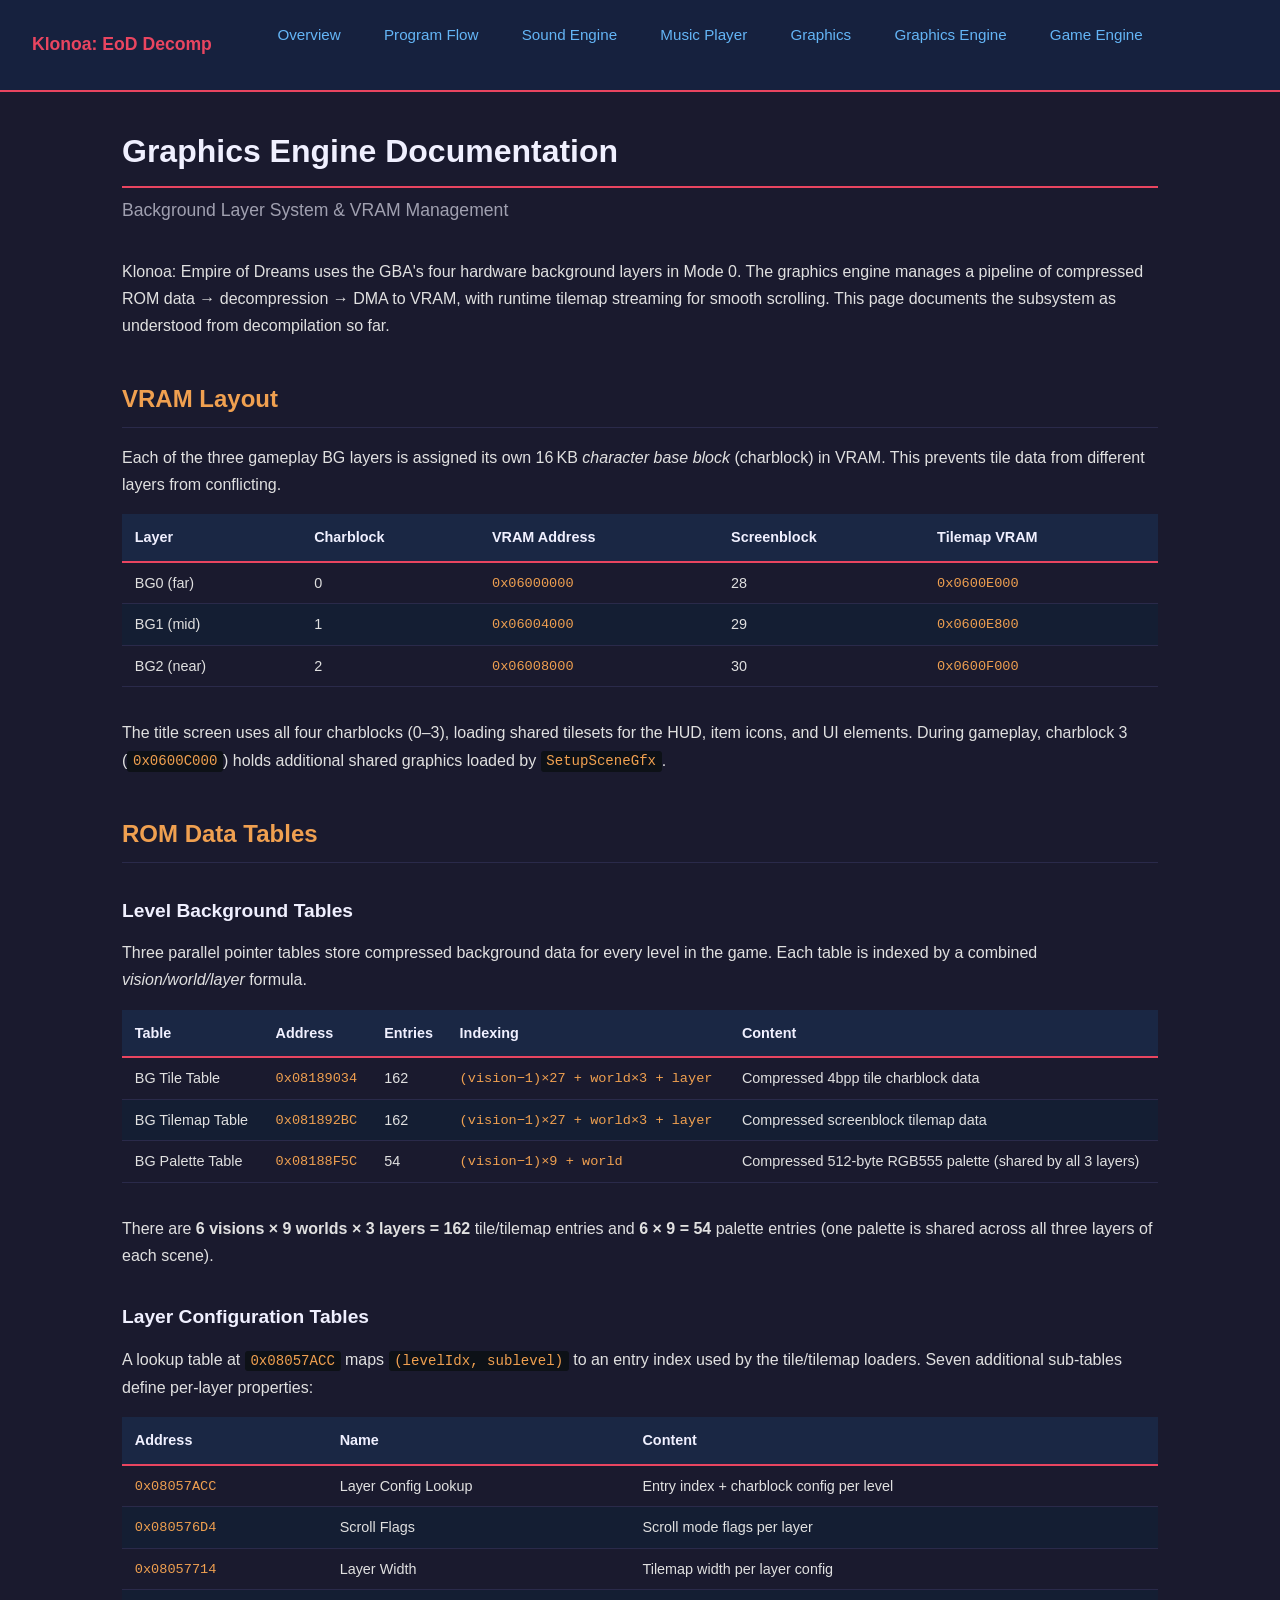
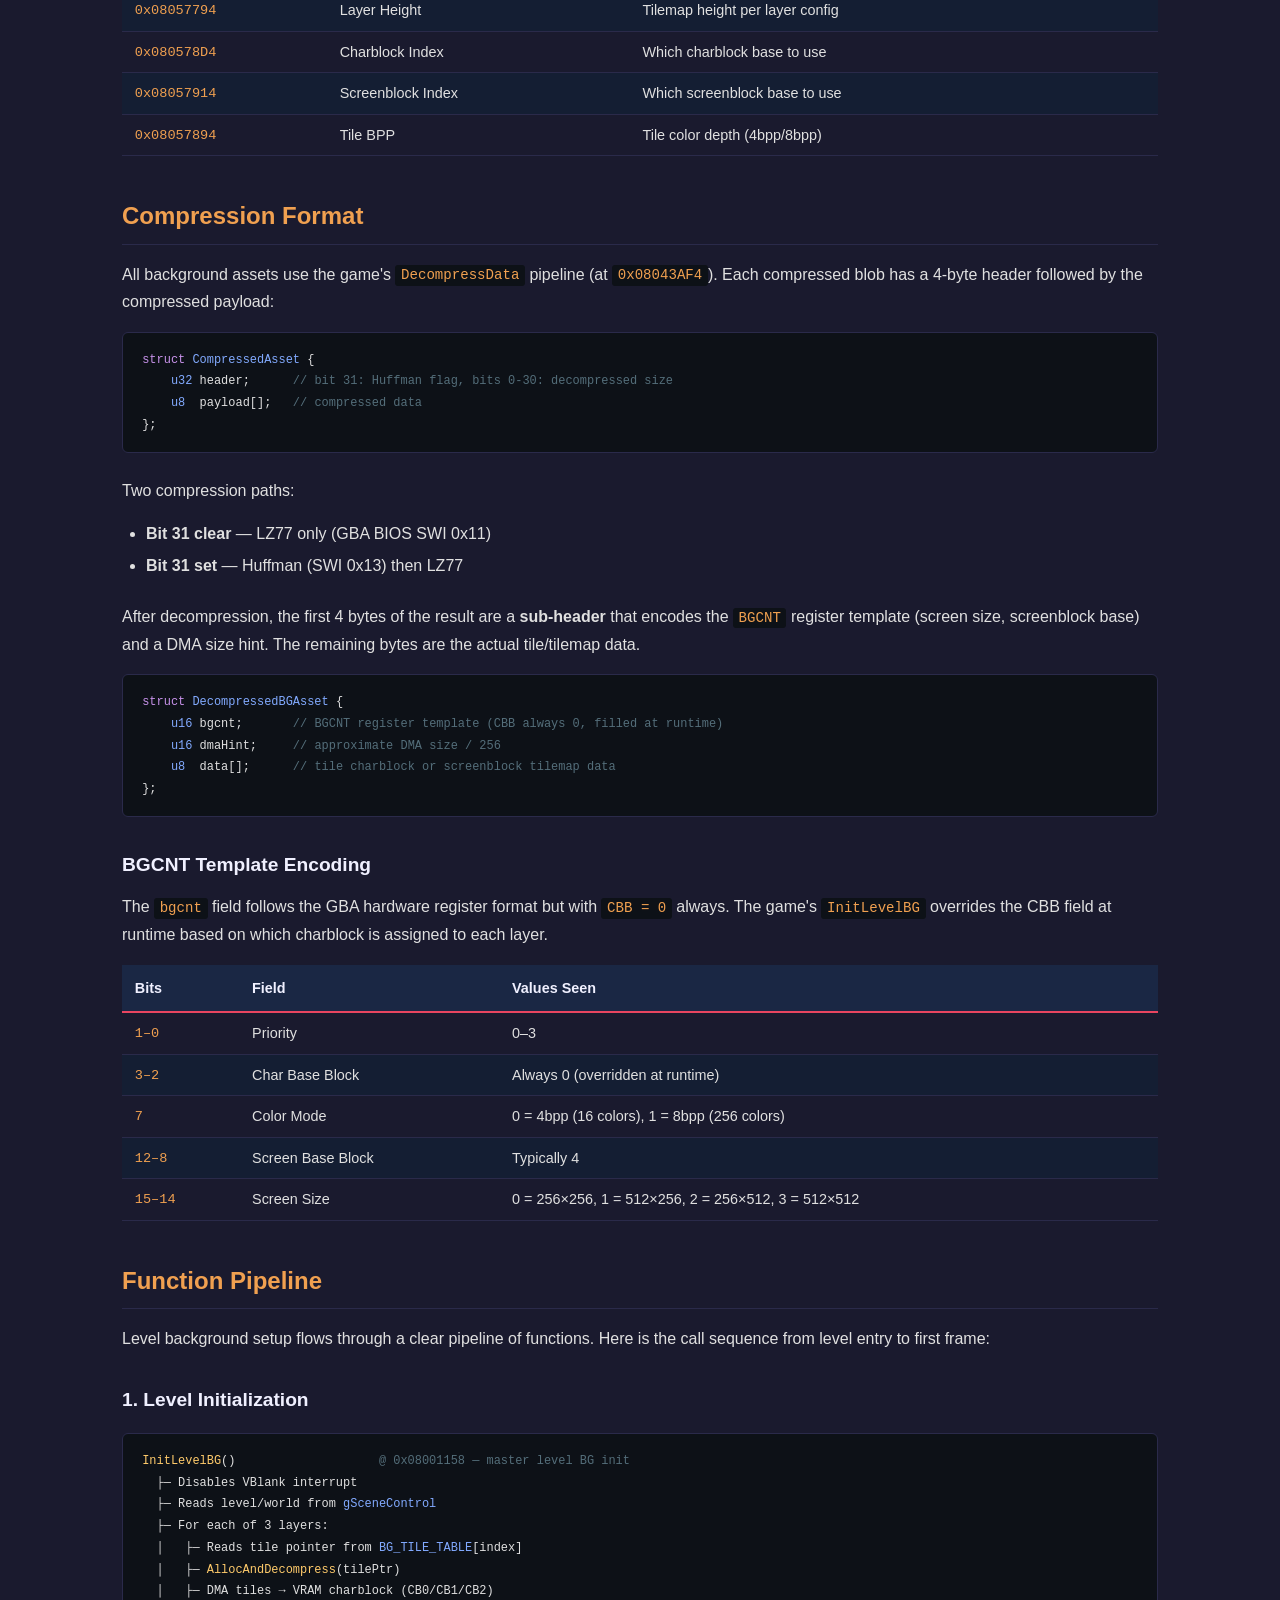
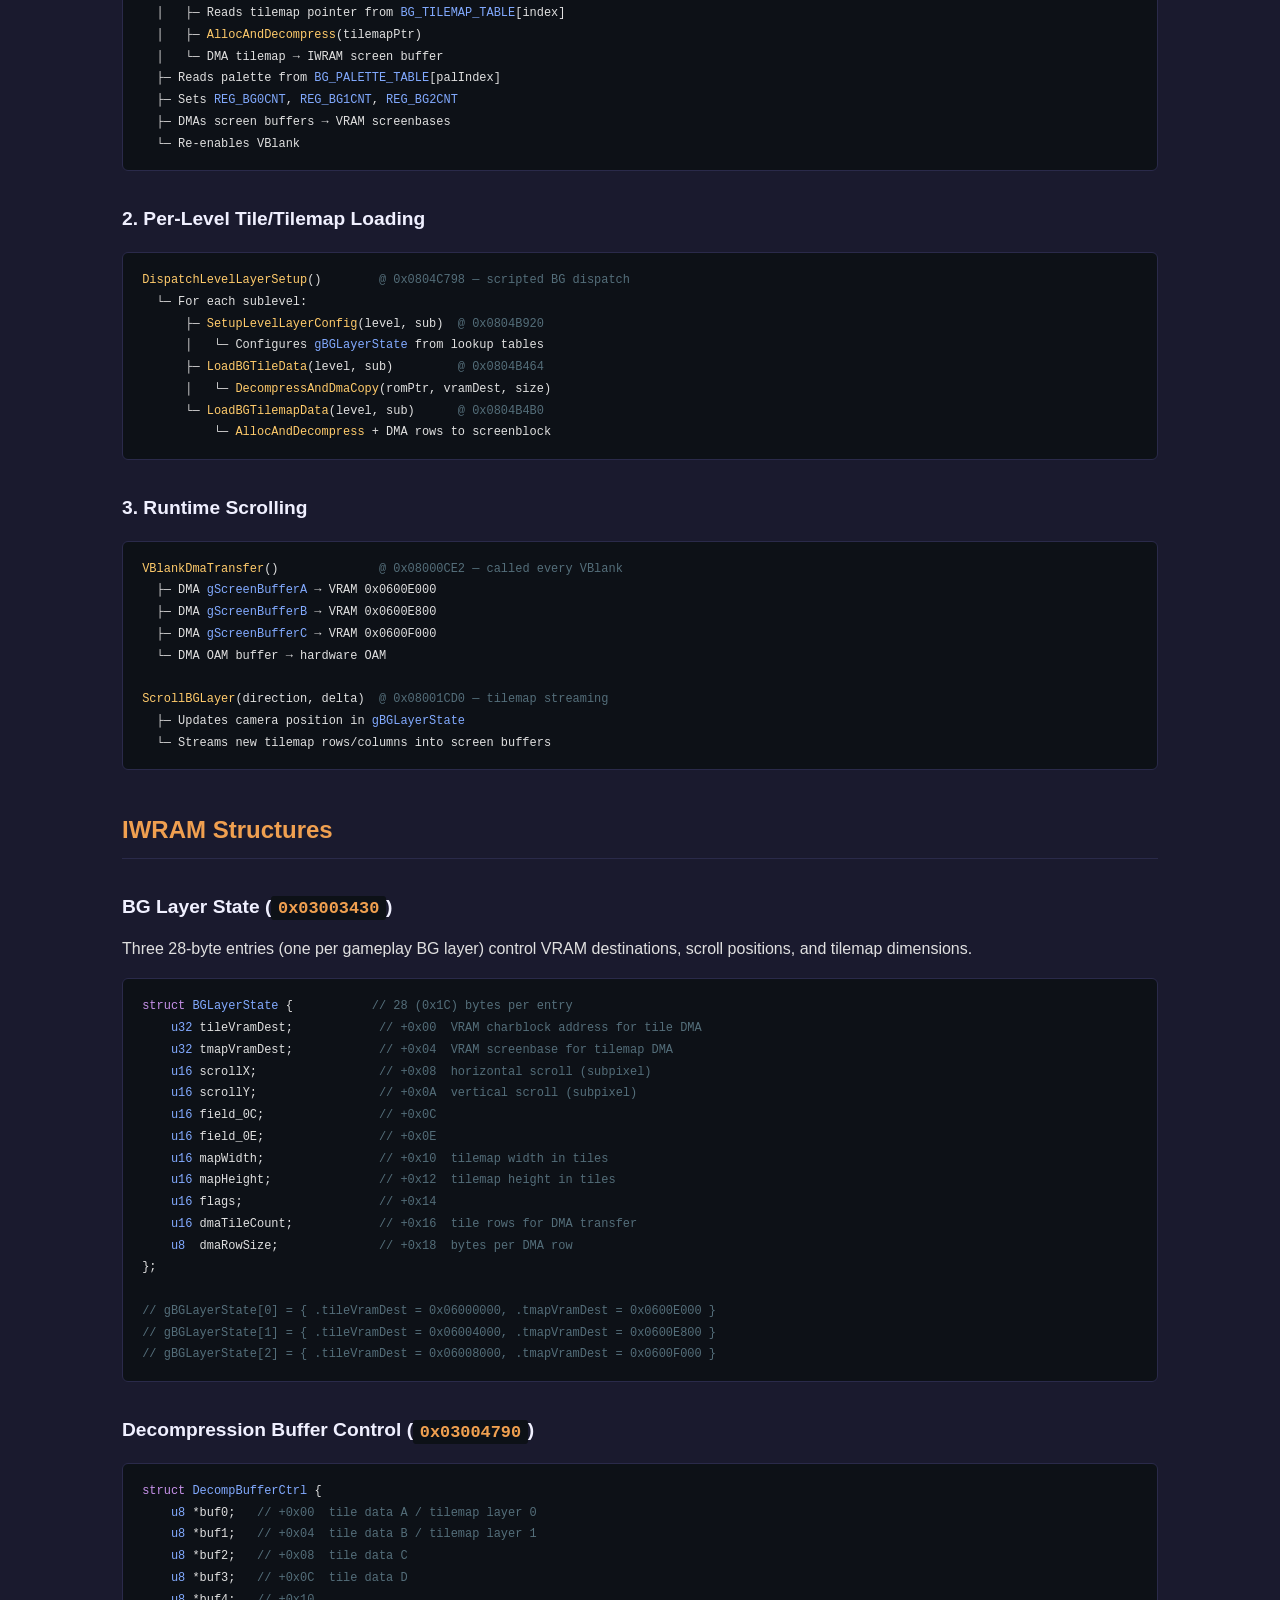
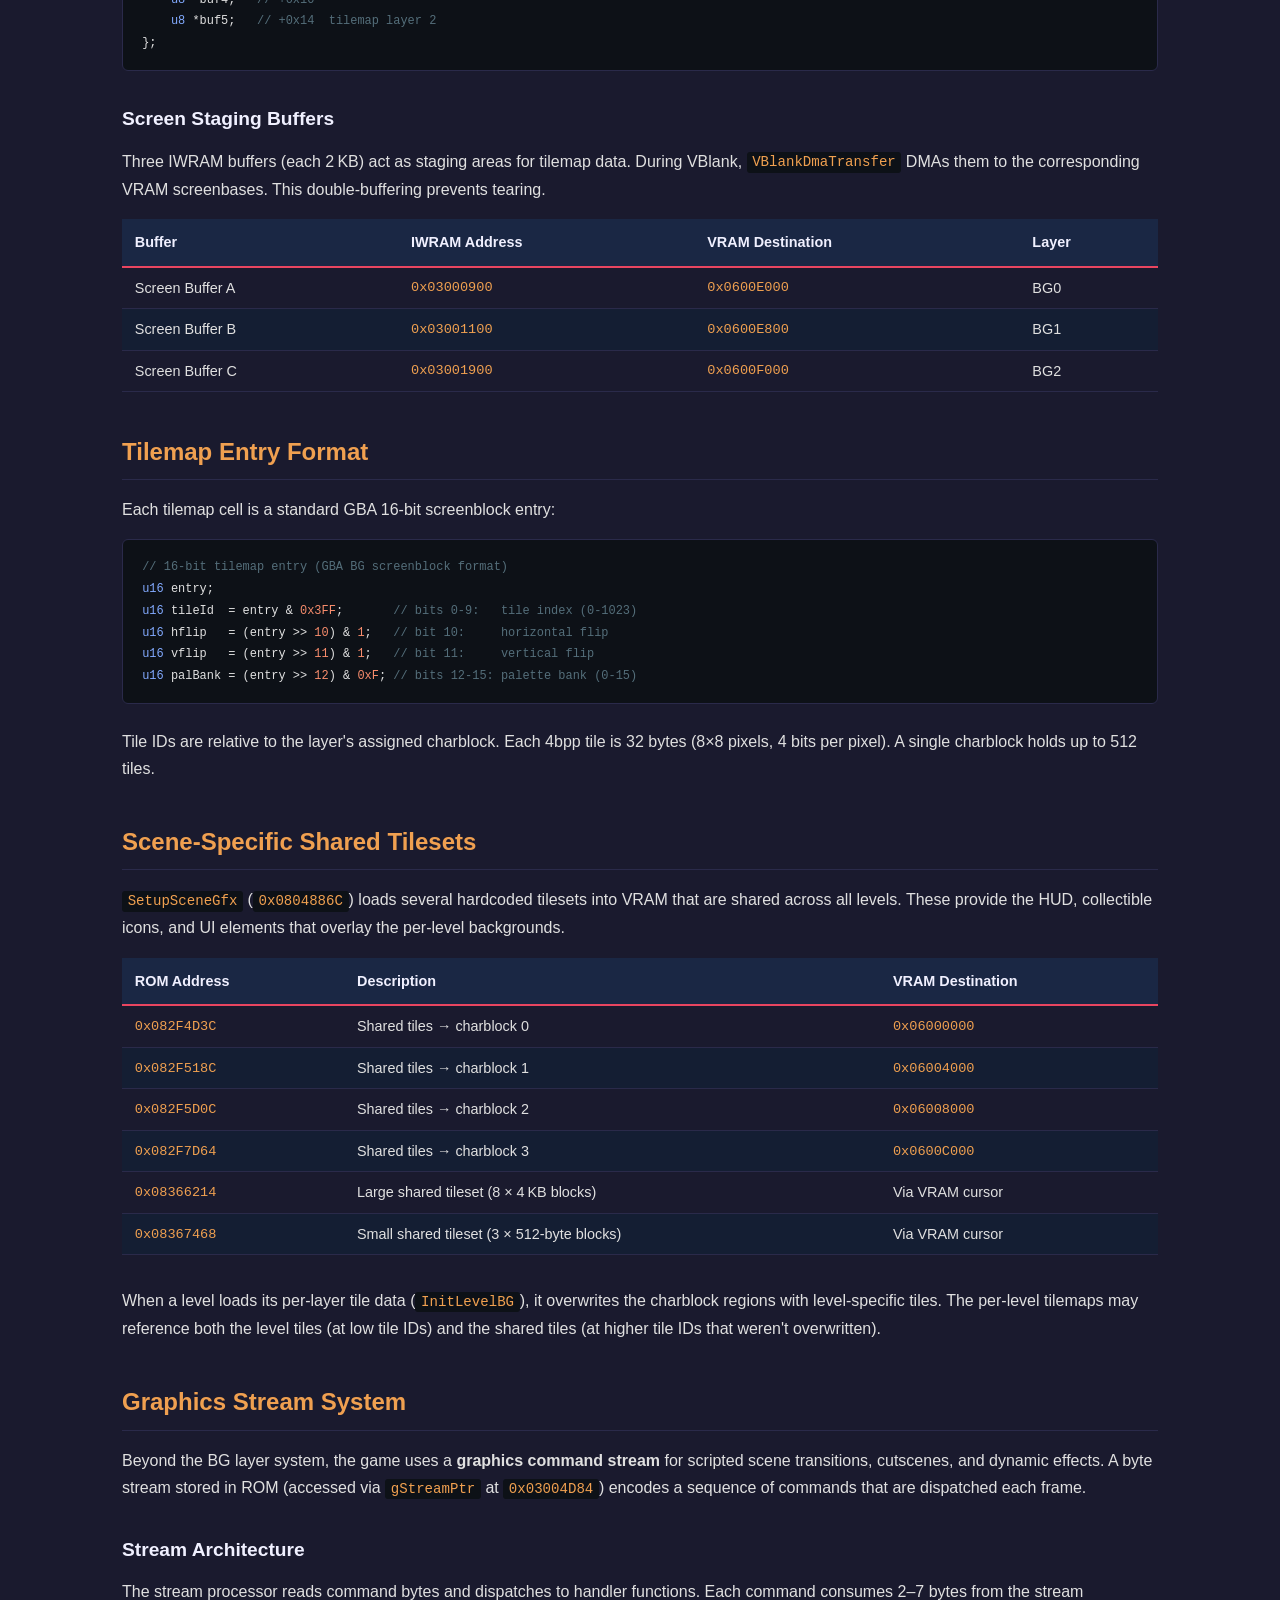
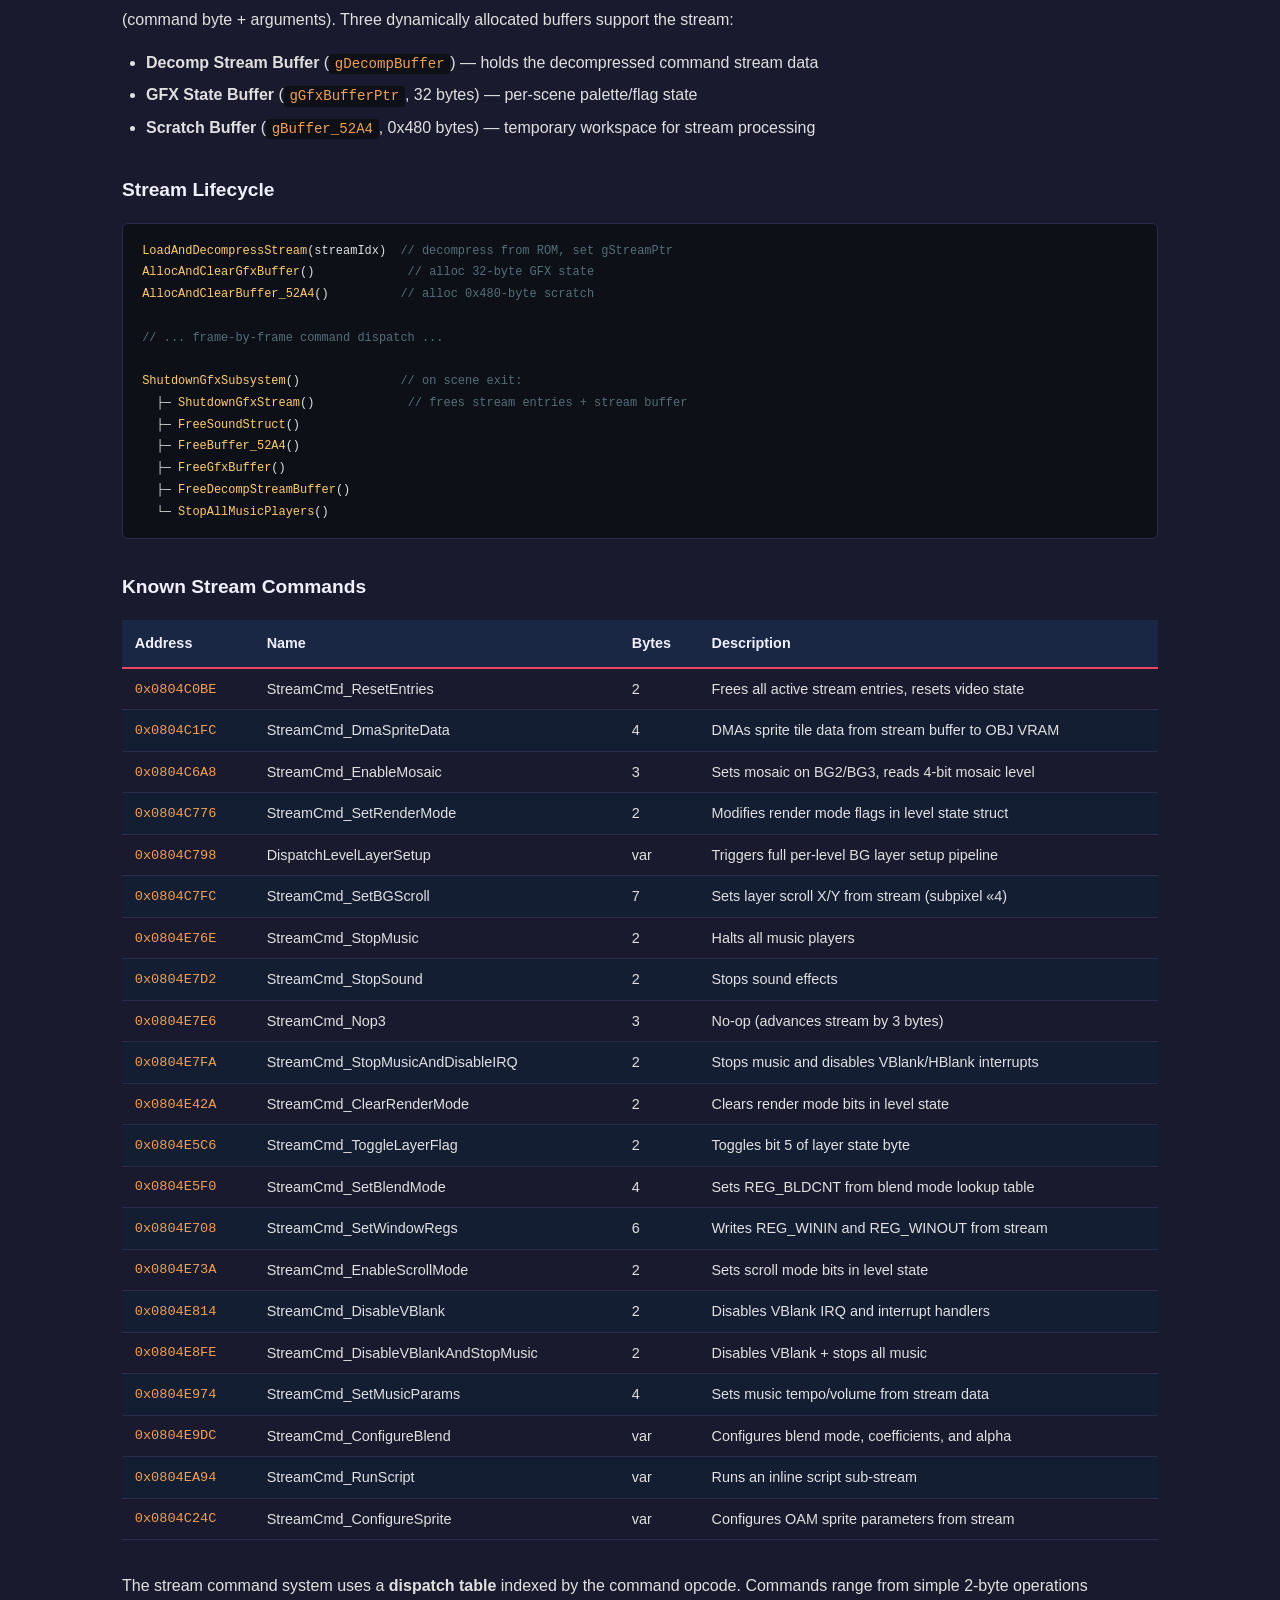
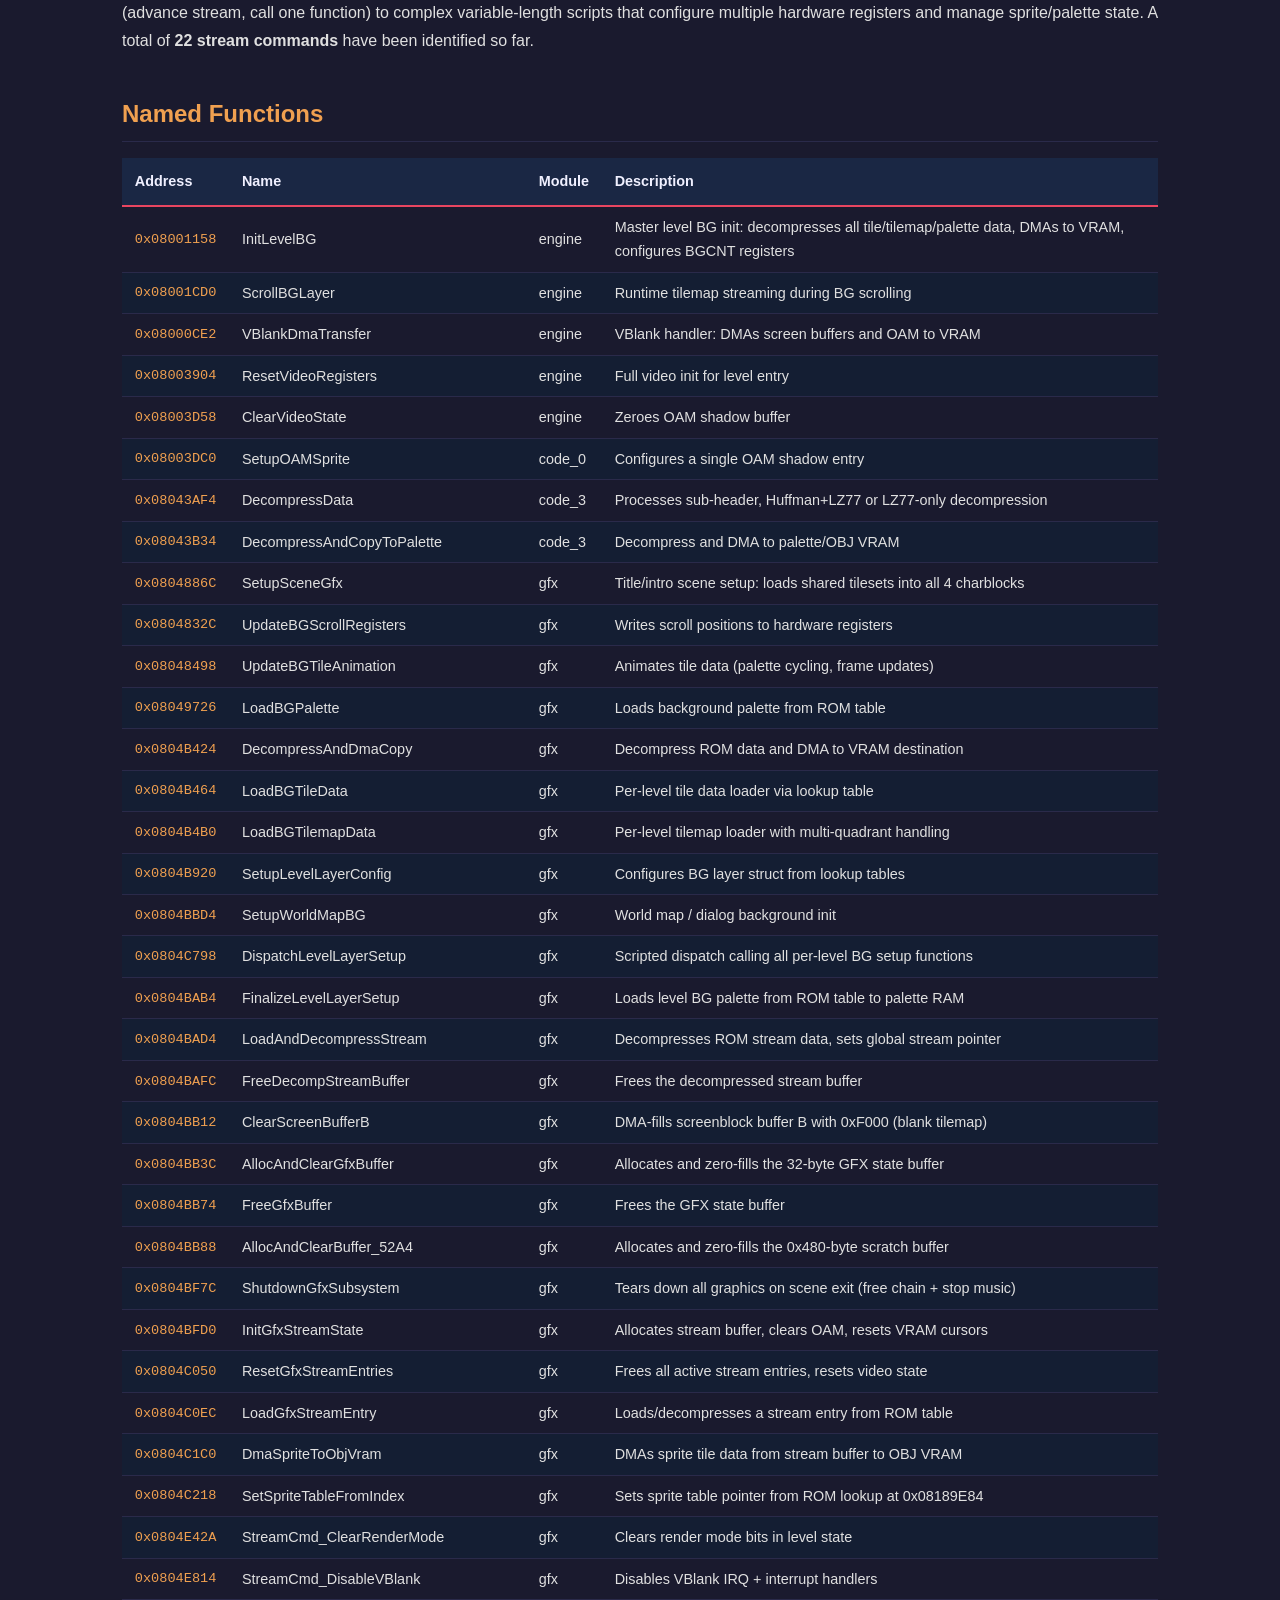
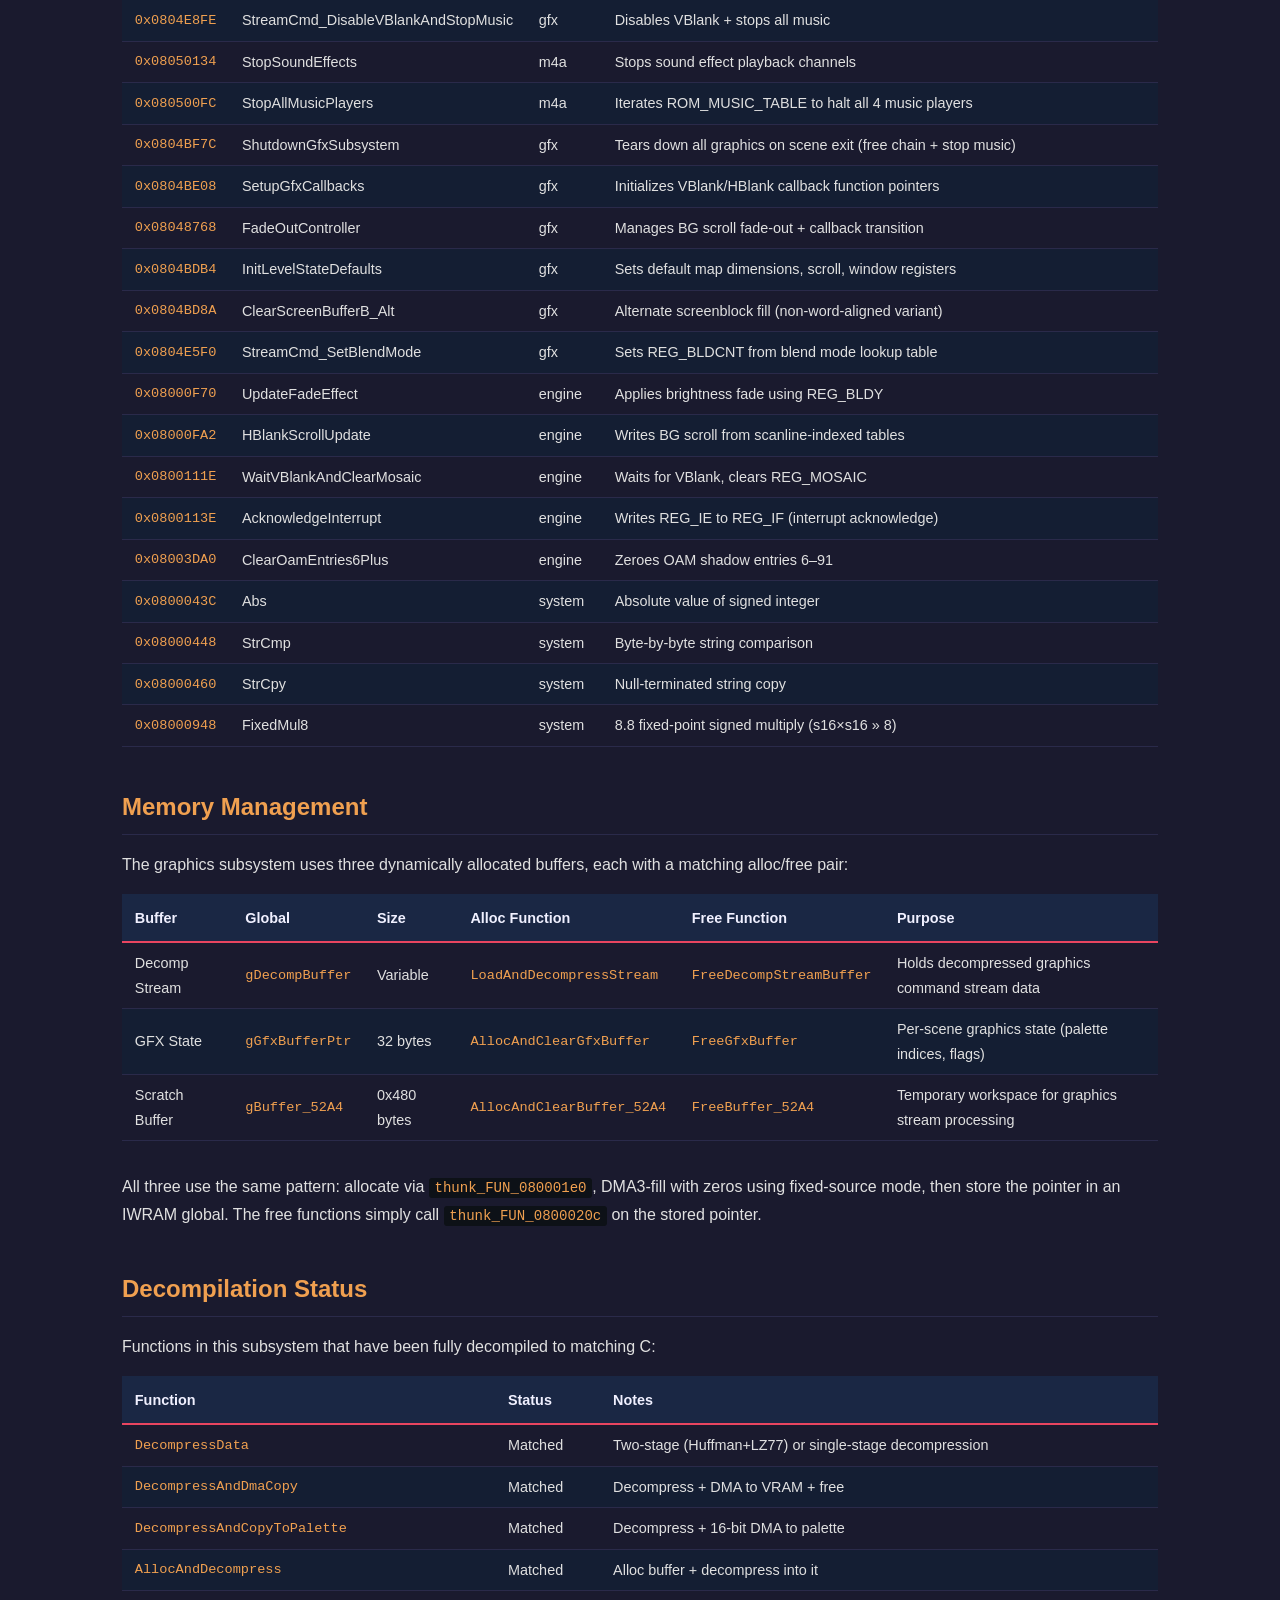
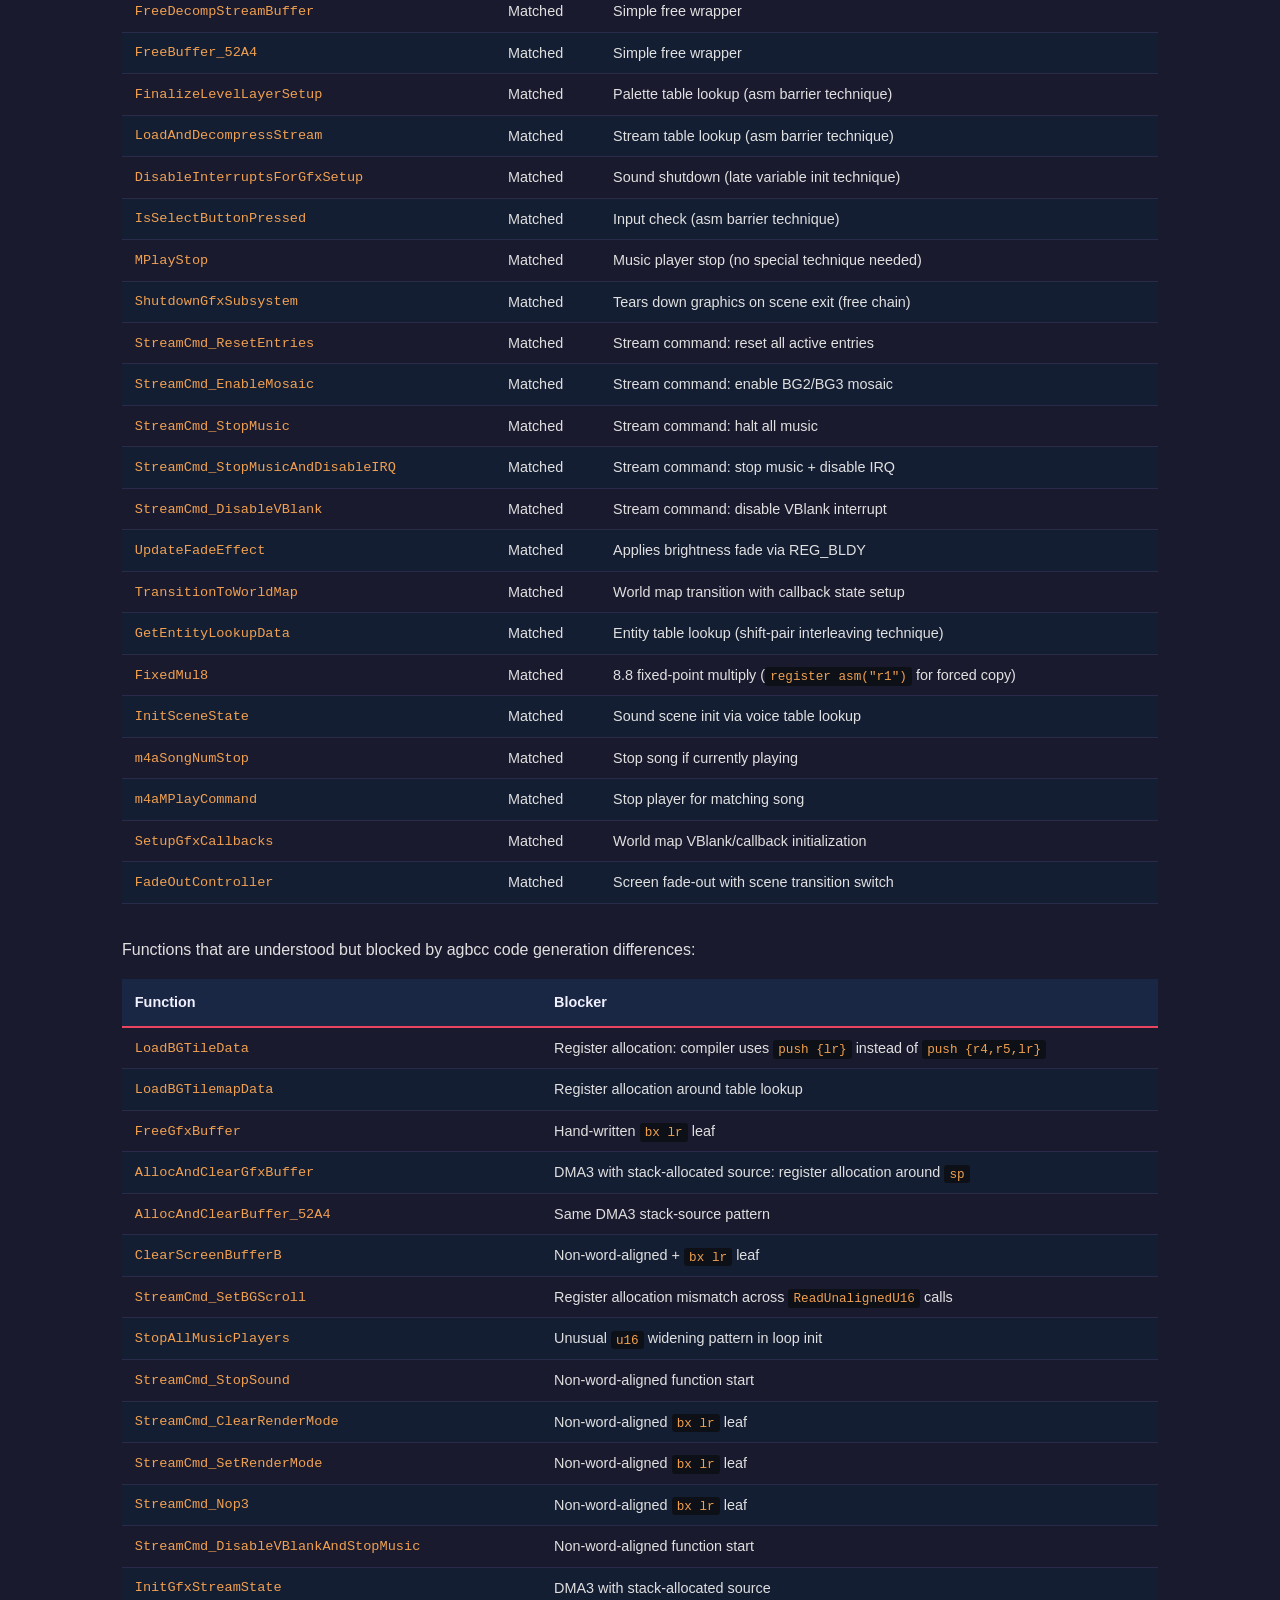
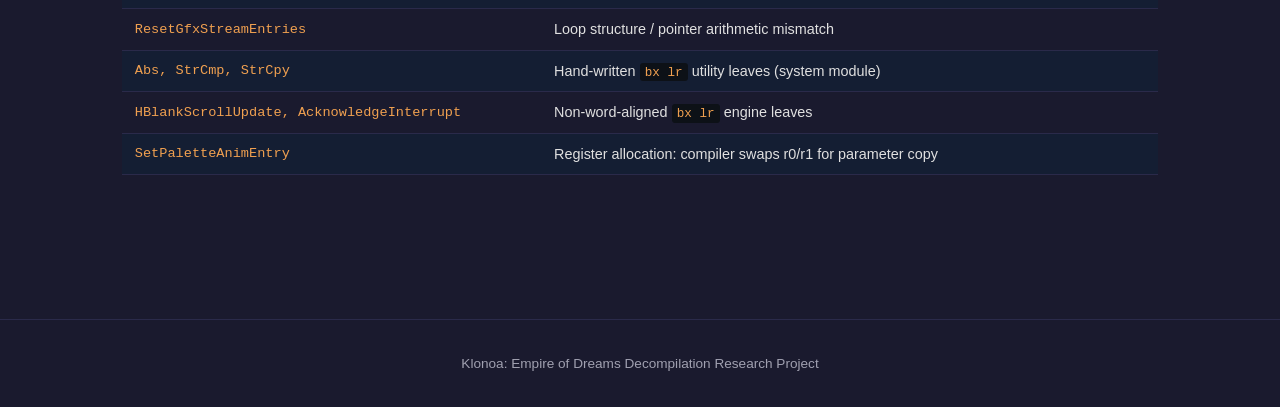
<file: graphics-engine.html>
<!DOCTYPE html>
<html lang="en">
<head>
    <meta charset="UTF-8">
    <meta name="viewport" content="width=device-width, initial-scale=1.0">
    <title>Graphics Engine — Klonoa: EoD Decomp</title>
    <link rel="stylesheet" href="style.css">
</head>
<body>
    <nav>
        <a href="index.html" class="site-title">Klonoa: EoD Decomp</a>
        <ul class="nav-links">
            <li><a href="index.html">Overview</a></li>
            <li><a href="flowchart.html">Program Flow</a></li>
            <li><a href="sound.html">Sound Engine</a></li>
            <li><a href="music.html">Music Player</a></li>
            <li><a href="gallery.html">Graphics</a></li>
            <li><a href="graphics-engine.html">Graphics Engine</a></li>
            <li><a href="game-engine.html">Game Engine</a></li>
        </ul>
    </nav>

    <div class="container">
        <h1>Graphics Engine Documentation</h1>
        <p class="subtitle">Background Layer System &amp; VRAM Management</p>

        <p>
            Klonoa: Empire of Dreams uses the GBA's four hardware background layers
            in Mode 0. The graphics engine manages a pipeline of compressed ROM data
            &rarr; decompression &rarr; DMA to VRAM, with runtime tilemap streaming
            for smooth scrolling. This page documents the subsystem as understood from
            decompilation so far.
        </p>

        <!-- ===== VRAM Layout ===== -->
        <h2>VRAM Layout</h2>

        <p>
            Each of the three gameplay BG layers is assigned its own 16&thinsp;KB
            <em>character base block</em> (charblock) in VRAM. This prevents tile
            data from different layers from conflicting.
        </p>

        <table>
            <thead>
                <tr>
                    <th>Layer</th>
                    <th>Charblock</th>
                    <th>VRAM Address</th>
                    <th>Screenblock</th>
                    <th>Tilemap VRAM</th>
                </tr>
            </thead>
            <tbody>
                <tr><td>BG0 (far)</td><td>0</td><td class="mono">0x06000000</td><td>28</td><td class="mono">0x0600E000</td></tr>
                <tr><td>BG1 (mid)</td><td>1</td><td class="mono">0x06004000</td><td>29</td><td class="mono">0x0600E800</td></tr>
                <tr><td>BG2 (near)</td><td>2</td><td class="mono">0x06008000</td><td>30</td><td class="mono">0x0600F000</td></tr>
            </tbody>
        </table>

        <p>
            The title screen uses all four charblocks (0&ndash;3), loading shared
            tilesets for the HUD, item icons, and UI elements. During gameplay, charblock 3
            (<code>0x0600C000</code>) holds additional shared graphics loaded by
            <code>SetupSceneGfx</code>.
        </p>

        <!-- ===== ROM Data Tables ===== -->
        <h2>ROM Data Tables</h2>

        <h3>Level Background Tables</h3>
        <p>
            Three parallel pointer tables store compressed background data for every
            level in the game. Each table is indexed by a combined
            <em>vision/world/layer</em> formula.
        </p>

        <table>
            <thead>
                <tr>
                    <th>Table</th>
                    <th>Address</th>
                    <th>Entries</th>
                    <th>Indexing</th>
                    <th>Content</th>
                </tr>
            </thead>
            <tbody>
                <tr>
                    <td>BG Tile Table</td>
                    <td class="mono">0x08189034</td>
                    <td>162</td>
                    <td class="mono">(vision&minus;1)&times;27 + world&times;3 + layer</td>
                    <td>Compressed 4bpp tile charblock data</td>
                </tr>
                <tr>
                    <td>BG Tilemap Table</td>
                    <td class="mono">0x081892BC</td>
                    <td>162</td>
                    <td class="mono">(vision&minus;1)&times;27 + world&times;3 + layer</td>
                    <td>Compressed screenblock tilemap data</td>
                </tr>
                <tr>
                    <td>BG Palette Table</td>
                    <td class="mono">0x08188F5C</td>
                    <td>54</td>
                    <td class="mono">(vision&minus;1)&times;9 + world</td>
                    <td>Compressed 512-byte RGB555 palette (shared by all 3 layers)</td>
                </tr>
            </tbody>
        </table>

        <p>
            There are <strong>6 visions &times; 9 worlds &times; 3 layers = 162</strong>
            tile/tilemap entries and <strong>6 &times; 9 = 54</strong> palette entries
            (one palette is shared across all three layers of each scene).
        </p>

        <h3>Layer Configuration Tables</h3>
        <p>
            A lookup table at <code>0x08057ACC</code> maps <code>(levelIdx, sublevel)</code>
            to an entry index used by the tile/tilemap loaders. Seven additional sub-tables
            define per-layer properties:
        </p>

        <table>
            <thead>
                <tr><th>Address</th><th>Name</th><th>Content</th></tr>
            </thead>
            <tbody>
                <tr><td class="mono">0x08057ACC</td><td>Layer Config Lookup</td><td>Entry index + charblock config per level</td></tr>
                <tr><td class="mono">0x080576D4</td><td>Scroll Flags</td><td>Scroll mode flags per layer</td></tr>
                <tr><td class="mono">0x08057714</td><td>Layer Width</td><td>Tilemap width per layer config</td></tr>
                <tr><td class="mono">0x08057794</td><td>Layer Height</td><td>Tilemap height per layer config</td></tr>
                <tr><td class="mono">0x080578D4</td><td>Charblock Index</td><td>Which charblock base to use</td></tr>
                <tr><td class="mono">0x08057914</td><td>Screenblock Index</td><td>Which screenblock base to use</td></tr>
                <tr><td class="mono">0x08057894</td><td>Tile BPP</td><td>Tile color depth (4bpp/8bpp)</td></tr>
            </tbody>
        </table>

        <!-- ===== Compression Format ===== -->
        <h2>Compression Format</h2>

        <p>
            All background assets use the game's <code>DecompressData</code> pipeline
            (at <code>0x08043AF4</code>). Each compressed blob has a 4-byte header
            followed by the compressed payload:
        </p>

        <pre><code><span class="kw">struct</span> <span class="ty">CompressedAsset</span> {
    <span class="ty">u32</span> header;      <span class="cm">// bit 31: Huffman flag, bits 0-30: decompressed size</span>
    <span class="ty">u8</span>  payload[];   <span class="cm">// compressed data</span>
};</code></pre>

        <p>Two compression paths:</p>
        <ul>
            <li><strong>Bit 31 clear</strong> &mdash; LZ77 only (GBA BIOS SWI 0x11)</li>
            <li><strong>Bit 31 set</strong> &mdash; Huffman (SWI 0x13) then LZ77</li>
        </ul>

        <p>
            After decompression, the first 4 bytes of the result are a
            <strong>sub-header</strong> that encodes the <code>BGCNT</code> register
            template (screen size, screenblock base) and a DMA size hint. The
            remaining bytes are the actual tile/tilemap data.
        </p>

        <pre><code><span class="kw">struct</span> <span class="ty">DecompressedBGAsset</span> {
    <span class="ty">u16</span> bgcnt;       <span class="cm">// BGCNT register template (CBB always 0, filled at runtime)</span>
    <span class="ty">u16</span> dmaHint;     <span class="cm">// approximate DMA size / 256</span>
    <span class="ty">u8</span>  data[];      <span class="cm">// tile charblock or screenblock tilemap data</span>
};</code></pre>

        <h3>BGCNT Template Encoding</h3>
        <p>
            The <code>bgcnt</code> field follows the GBA hardware register format
            but with <code>CBB = 0</code> always. The game's <code>InitLevelBG</code>
            overrides the CBB field at runtime based on which charblock is assigned
            to each layer.
        </p>

        <table>
            <thead>
                <tr><th>Bits</th><th>Field</th><th>Values Seen</th></tr>
            </thead>
            <tbody>
                <tr><td class="mono">1&ndash;0</td><td>Priority</td><td>0&ndash;3</td></tr>
                <tr><td class="mono">3&ndash;2</td><td>Char Base Block</td><td>Always 0 (overridden at runtime)</td></tr>
                <tr><td class="mono">7</td><td>Color Mode</td><td>0 = 4bpp (16 colors), 1 = 8bpp (256 colors)</td></tr>
                <tr><td class="mono">12&ndash;8</td><td>Screen Base Block</td><td>Typically 4</td></tr>
                <tr><td class="mono">15&ndash;14</td><td>Screen Size</td><td>0 = 256&times;256, 1 = 512&times;256, 2 = 256&times;512, 3 = 512&times;512</td></tr>
            </tbody>
        </table>

        <!-- ===== Function Pipeline ===== -->
        <h2>Function Pipeline</h2>

        <p>
            Level background setup flows through a clear pipeline of functions.
            Here is the call sequence from level entry to first frame:
        </p>

        <h3>1. Level Initialization</h3>
        <pre><code><span class="fn">InitLevelBG</span>()                    <span class="cm">@ 0x08001158 — master level BG init</span>
  ├─ Disables VBlank interrupt
  ├─ Reads level/world from <span class="ty">gSceneControl</span>
  ├─ For each of 3 layers:
  │   ├─ Reads tile pointer from <span class="ty">BG_TILE_TABLE</span>[index]
  │   ├─ <span class="fn">AllocAndDecompress</span>(tilePtr)
  │   ├─ DMA tiles → VRAM charblock (CB0/CB1/CB2)
  │   ├─ Reads tilemap pointer from <span class="ty">BG_TILEMAP_TABLE</span>[index]
  │   ├─ <span class="fn">AllocAndDecompress</span>(tilemapPtr)
  │   └─ DMA tilemap → IWRAM screen buffer
  ├─ Reads palette from <span class="ty">BG_PALETTE_TABLE</span>[palIndex]
  ├─ Sets <span class="ty">REG_BG0CNT</span>, <span class="ty">REG_BG1CNT</span>, <span class="ty">REG_BG2CNT</span>
  ├─ DMAs screen buffers → VRAM screenbases
  └─ Re-enables VBlank</code></pre>

        <h3>2. Per-Level Tile/Tilemap Loading</h3>
        <pre><code><span class="fn">DispatchLevelLayerSetup</span>()        <span class="cm">@ 0x0804C798 — scripted BG dispatch</span>
  └─ For each sublevel:
      ├─ <span class="fn">SetupLevelLayerConfig</span>(level, sub)  <span class="cm">@ 0x0804B920</span>
      │   └─ Configures <span class="ty">gBGLayerState</span> from lookup tables
      ├─ <span class="fn">LoadBGTileData</span>(level, sub)         <span class="cm">@ 0x0804B464</span>
      │   └─ <span class="fn">DecompressAndDmaCopy</span>(romPtr, vramDest, size)
      └─ <span class="fn">LoadBGTilemapData</span>(level, sub)      <span class="cm">@ 0x0804B4B0</span>
          └─ <span class="fn">AllocAndDecompress</span> + DMA rows to screenblock</code></pre>

        <h3>3. Runtime Scrolling</h3>
        <pre><code><span class="fn">VBlankDmaTransfer</span>()              <span class="cm">@ 0x08000CE2 — called every VBlank</span>
  ├─ DMA <span class="ty">gScreenBufferA</span> → VRAM 0x0600E000
  ├─ DMA <span class="ty">gScreenBufferB</span> → VRAM 0x0600E800
  ├─ DMA <span class="ty">gScreenBufferC</span> → VRAM 0x0600F000
  └─ DMA OAM buffer → hardware OAM

<span class="fn">ScrollBGLayer</span>(direction, delta)  <span class="cm">@ 0x08001CD0 — tilemap streaming</span>
  ├─ Updates camera position in <span class="ty">gBGLayerState</span>
  └─ Streams new tilemap rows/columns into screen buffers</code></pre>

        <!-- ===== IWRAM Structures ===== -->
        <h2>IWRAM Structures</h2>

        <h3>BG Layer State (<code>0x03003430</code>)</h3>
        <p>
            Three 28-byte entries (one per gameplay BG layer) control VRAM destinations,
            scroll positions, and tilemap dimensions.
        </p>

        <pre><code><span class="kw">struct</span> <span class="ty">BGLayerState</span> {           <span class="cm">// 28 (0x1C) bytes per entry</span>
    <span class="ty">u32</span> tileVramDest;            <span class="cm">// +0x00  VRAM charblock address for tile DMA</span>
    <span class="ty">u32</span> tmapVramDest;            <span class="cm">// +0x04  VRAM screenbase for tilemap DMA</span>
    <span class="ty">u16</span> scrollX;                 <span class="cm">// +0x08  horizontal scroll (subpixel)</span>
    <span class="ty">u16</span> scrollY;                 <span class="cm">// +0x0A  vertical scroll (subpixel)</span>
    <span class="ty">u16</span> field_0C;                <span class="cm">// +0x0C</span>
    <span class="ty">u16</span> field_0E;                <span class="cm">// +0x0E</span>
    <span class="ty">u16</span> mapWidth;                <span class="cm">// +0x10  tilemap width in tiles</span>
    <span class="ty">u16</span> mapHeight;               <span class="cm">// +0x12  tilemap height in tiles</span>
    <span class="ty">u16</span> flags;                   <span class="cm">// +0x14</span>
    <span class="ty">u16</span> dmaTileCount;            <span class="cm">// +0x16  tile rows for DMA transfer</span>
    <span class="ty">u8</span>  dmaRowSize;              <span class="cm">// +0x18  bytes per DMA row</span>
};

<span class="cm">// gBGLayerState[0] = { .tileVramDest = 0x06000000, .tmapVramDest = 0x0600E000 }</span>
<span class="cm">// gBGLayerState[1] = { .tileVramDest = 0x06004000, .tmapVramDest = 0x0600E800 }</span>
<span class="cm">// gBGLayerState[2] = { .tileVramDest = 0x06008000, .tmapVramDest = 0x0600F000 }</span></code></pre>

        <h3>Decompression Buffer Control (<code>0x03004790</code>)</h3>
        <pre><code><span class="kw">struct</span> <span class="ty">DecompBufferCtrl</span> {
    <span class="ty">u8</span> *buf0;   <span class="cm">// +0x00  tile data A / tilemap layer 0</span>
    <span class="ty">u8</span> *buf1;   <span class="cm">// +0x04  tile data B / tilemap layer 1</span>
    <span class="ty">u8</span> *buf2;   <span class="cm">// +0x08  tile data C</span>
    <span class="ty">u8</span> *buf3;   <span class="cm">// +0x0C  tile data D</span>
    <span class="ty">u8</span> *buf4;   <span class="cm">// +0x10</span>
    <span class="ty">u8</span> *buf5;   <span class="cm">// +0x14  tilemap layer 2</span>
};</code></pre>

        <h3>Screen Staging Buffers</h3>
        <p>
            Three IWRAM buffers (each 2&thinsp;KB) act as staging areas for tilemap
            data. During VBlank, <code>VBlankDmaTransfer</code> DMAs them to the
            corresponding VRAM screenbases. This double-buffering prevents tearing.
        </p>

        <table>
            <thead>
                <tr><th>Buffer</th><th>IWRAM Address</th><th>VRAM Destination</th><th>Layer</th></tr>
            </thead>
            <tbody>
                <tr><td>Screen Buffer A</td><td class="mono">0x03000900</td><td class="mono">0x0600E000</td><td>BG0</td></tr>
                <tr><td>Screen Buffer B</td><td class="mono">0x03001100</td><td class="mono">0x0600E800</td><td>BG1</td></tr>
                <tr><td>Screen Buffer C</td><td class="mono">0x03001900</td><td class="mono">0x0600F000</td><td>BG2</td></tr>
            </tbody>
        </table>

        <!-- ===== Tilemap Format ===== -->
        <h2>Tilemap Entry Format</h2>

        <p>
            Each tilemap cell is a standard GBA 16-bit screenblock entry:
        </p>

        <pre><code><span class="cm">// 16-bit tilemap entry (GBA BG screenblock format)</span>
<span class="ty">u16</span> entry;
<span class="ty">u16</span> tileId  = entry &amp; <span class="nu">0x3FF</span>;       <span class="cm">// bits 0-9:   tile index (0-1023)</span>
<span class="ty">u16</span> hflip   = (entry >> <span class="nu">10</span>) &amp; <span class="nu">1</span>;   <span class="cm">// bit 10:     horizontal flip</span>
<span class="ty">u16</span> vflip   = (entry >> <span class="nu">11</span>) &amp; <span class="nu">1</span>;   <span class="cm">// bit 11:     vertical flip</span>
<span class="ty">u16</span> palBank = (entry >> <span class="nu">12</span>) &amp; <span class="nu">0xF</span>; <span class="cm">// bits 12-15: palette bank (0-15)</span></code></pre>

        <p>
            Tile IDs are relative to the layer's assigned charblock. Each 4bpp tile
            is 32 bytes (8&times;8 pixels, 4 bits per pixel). A single charblock
            holds up to 512 tiles.
        </p>

        <!-- ===== Scene Init ===== -->
        <h2>Scene-Specific Shared Tilesets</h2>

        <p>
            <code>SetupSceneGfx</code> (<code>0x0804886C</code>) loads several
            hardcoded tilesets into VRAM that are shared across all levels. These
            provide the HUD, collectible icons, and UI elements that overlay the
            per-level backgrounds.
        </p>

        <table>
            <thead>
                <tr><th>ROM Address</th><th>Description</th><th>VRAM Destination</th></tr>
            </thead>
            <tbody>
                <tr><td class="mono">0x082F4D3C</td><td>Shared tiles &rarr; charblock 0</td><td class="mono">0x06000000</td></tr>
                <tr><td class="mono">0x082F518C</td><td>Shared tiles &rarr; charblock 1</td><td class="mono">0x06004000</td></tr>
                <tr><td class="mono">0x082F5D0C</td><td>Shared tiles &rarr; charblock 2</td><td class="mono">0x06008000</td></tr>
                <tr><td class="mono">0x082F7D64</td><td>Shared tiles &rarr; charblock 3</td><td class="mono">0x0600C000</td></tr>
                <tr><td class="mono">0x08366214</td><td>Large shared tileset (8 &times; 4&thinsp;KB blocks)</td><td>Via VRAM cursor</td></tr>
                <tr><td class="mono">0x08367468</td><td>Small shared tileset (3 &times; 512-byte blocks)</td><td>Via VRAM cursor</td></tr>
            </tbody>
        </table>

        <p>
            When a level loads its per-layer tile data (<code>InitLevelBG</code>),
            it overwrites the charblock regions with level-specific tiles. The
            per-level tilemaps may reference both the level tiles (at low tile IDs)
            and the shared tiles (at higher tile IDs that weren't overwritten).
        </p>

        <!-- ===== Graphics Stream System ===== -->
        <h2>Graphics Stream System</h2>

        <p>
            Beyond the BG layer system, the game uses a <strong>graphics command stream</strong>
            for scripted scene transitions, cutscenes, and dynamic effects. A byte stream
            stored in ROM (accessed via <code>gStreamPtr</code> at <code>0x03004D84</code>)
            encodes a sequence of commands that are dispatched each frame.
        </p>

        <h3>Stream Architecture</h3>
        <p>
            The stream processor reads command bytes and dispatches to handler functions.
            Each command consumes 2&ndash;7 bytes from the stream (command byte + arguments).
            Three dynamically allocated buffers support the stream:
        </p>
        <ul>
            <li><strong>Decomp Stream Buffer</strong> (<code>gDecompBuffer</code>) &mdash;
                holds the decompressed command stream data</li>
            <li><strong>GFX State Buffer</strong> (<code>gGfxBufferPtr</code>, 32 bytes) &mdash;
                per-scene palette/flag state</li>
            <li><strong>Scratch Buffer</strong> (<code>gBuffer_52A4</code>, 0x480 bytes) &mdash;
                temporary workspace for stream processing</li>
        </ul>

        <h3>Stream Lifecycle</h3>
        <pre><code><span class="fn">LoadAndDecompressStream</span>(streamIdx)  <span class="cm">// decompress from ROM, set gStreamPtr</span>
<span class="fn">AllocAndClearGfxBuffer</span>()             <span class="cm">// alloc 32-byte GFX state</span>
<span class="fn">AllocAndClearBuffer_52A4</span>()          <span class="cm">// alloc 0x480-byte scratch</span>

<span class="cm">// ... frame-by-frame command dispatch ...</span>

<span class="fn">ShutdownGfxSubsystem</span>()              <span class="cm">// on scene exit:</span>
  ├─ <span class="fn">ShutdownGfxStream</span>()             <span class="cm">// frees stream entries + stream buffer</span>
  ├─ <span class="fn">FreeSoundStruct</span>()
  ├─ <span class="fn">FreeBuffer_52A4</span>()
  ├─ <span class="fn">FreeGfxBuffer</span>()
  ├─ <span class="fn">FreeDecompStreamBuffer</span>()
  └─ <span class="fn">StopAllMusicPlayers</span>()</code></pre>

        <h3>Known Stream Commands</h3>
        <table>
            <thead>
                <tr><th>Address</th><th>Name</th><th>Bytes</th><th>Description</th></tr>
            </thead>
            <tbody>
                <tr><td class="mono">0x0804C0BE</td><td>StreamCmd_ResetEntries</td><td>2</td><td>Frees all active stream entries, resets video state</td></tr>
                <tr><td class="mono">0x0804C1FC</td><td>StreamCmd_DmaSpriteData</td><td>4</td><td>DMAs sprite tile data from stream buffer to OBJ VRAM</td></tr>
                <tr><td class="mono">0x0804C6A8</td><td>StreamCmd_EnableMosaic</td><td>3</td><td>Sets mosaic on BG2/BG3, reads 4-bit mosaic level</td></tr>
                <tr><td class="mono">0x0804C776</td><td>StreamCmd_SetRenderMode</td><td>2</td><td>Modifies render mode flags in level state struct</td></tr>
                <tr><td class="mono">0x0804C798</td><td>DispatchLevelLayerSetup</td><td>var</td><td>Triggers full per-level BG layer setup pipeline</td></tr>
                <tr><td class="mono">0x0804C7FC</td><td>StreamCmd_SetBGScroll</td><td>7</td><td>Sets layer scroll X/Y from stream (subpixel &laquo;4)</td></tr>
                <tr><td class="mono">0x0804E76E</td><td>StreamCmd_StopMusic</td><td>2</td><td>Halts all music players</td></tr>
                <tr><td class="mono">0x0804E7D2</td><td>StreamCmd_StopSound</td><td>2</td><td>Stops sound effects</td></tr>
                <tr><td class="mono">0x0804E7E6</td><td>StreamCmd_Nop3</td><td>3</td><td>No-op (advances stream by 3 bytes)</td></tr>
                <tr><td class="mono">0x0804E7FA</td><td>StreamCmd_StopMusicAndDisableIRQ</td><td>2</td><td>Stops music and disables VBlank/HBlank interrupts</td></tr>
                <tr><td class="mono">0x0804E42A</td><td>StreamCmd_ClearRenderMode</td><td>2</td><td>Clears render mode bits in level state</td></tr>
                <tr><td class="mono">0x0804E5C6</td><td>StreamCmd_ToggleLayerFlag</td><td>2</td><td>Toggles bit 5 of layer state byte</td></tr>
                <tr><td class="mono">0x0804E5F0</td><td>StreamCmd_SetBlendMode</td><td>4</td><td>Sets REG_BLDCNT from blend mode lookup table</td></tr>
                <tr><td class="mono">0x0804E708</td><td>StreamCmd_SetWindowRegs</td><td>6</td><td>Writes REG_WININ and REG_WINOUT from stream</td></tr>
                <tr><td class="mono">0x0804E73A</td><td>StreamCmd_EnableScrollMode</td><td>2</td><td>Sets scroll mode bits in level state</td></tr>
                <tr><td class="mono">0x0804E814</td><td>StreamCmd_DisableVBlank</td><td>2</td><td>Disables VBlank IRQ and interrupt handlers</td></tr>
                <tr><td class="mono">0x0804E8FE</td><td>StreamCmd_DisableVBlankAndStopMusic</td><td>2</td><td>Disables VBlank + stops all music</td></tr>
                <tr><td class="mono">0x0804E974</td><td>StreamCmd_SetMusicParams</td><td>4</td><td>Sets music tempo/volume from stream data</td></tr>
                <tr><td class="mono">0x0804E9DC</td><td>StreamCmd_ConfigureBlend</td><td>var</td><td>Configures blend mode, coefficients, and alpha</td></tr>
                <tr><td class="mono">0x0804EA94</td><td>StreamCmd_RunScript</td><td>var</td><td>Runs an inline script sub-stream</td></tr>
                <tr><td class="mono">0x0804C24C</td><td>StreamCmd_ConfigureSprite</td><td>var</td><td>Configures OAM sprite parameters from stream</td></tr>
            </tbody>
        </table>

        <p>
            The stream command system uses a <strong>dispatch table</strong> indexed by
            the command opcode. Commands range from simple 2-byte operations (advance stream,
            call one function) to complex variable-length scripts that configure multiple
            hardware registers and manage sprite/palette state. A total of
            <strong>22 stream commands</strong> have been identified so far.
        </p>

        <!-- ===== Named Functions ===== -->
        <h2>Named Functions</h2>

        <table>
            <thead>
                <tr><th>Address</th><th>Name</th><th>Module</th><th>Description</th></tr>
            </thead>
            <tbody>
                <tr><td class="mono">0x08001158</td><td>InitLevelBG</td><td>engine</td><td>Master level BG init: decompresses all tile/tilemap/palette data, DMAs to VRAM, configures BGCNT registers</td></tr>
                <tr><td class="mono">0x08001CD0</td><td>ScrollBGLayer</td><td>engine</td><td>Runtime tilemap streaming during BG scrolling</td></tr>
                <tr><td class="mono">0x08000CE2</td><td>VBlankDmaTransfer</td><td>engine</td><td>VBlank handler: DMAs screen buffers and OAM to VRAM</td></tr>
                <tr><td class="mono">0x08003904</td><td>ResetVideoRegisters</td><td>engine</td><td>Full video init for level entry</td></tr>
                <tr><td class="mono">0x08003D58</td><td>ClearVideoState</td><td>engine</td><td>Zeroes OAM shadow buffer</td></tr>
                <tr><td class="mono">0x08003DC0</td><td>SetupOAMSprite</td><td>code_0</td><td>Configures a single OAM shadow entry</td></tr>
                <tr><td class="mono">0x08043AF4</td><td>DecompressData</td><td>code_3</td><td>Processes sub-header, Huffman+LZ77 or LZ77-only decompression</td></tr>
                <tr><td class="mono">0x08043B34</td><td>DecompressAndCopyToPalette</td><td>code_3</td><td>Decompress and DMA to palette/OBJ VRAM</td></tr>
                <tr><td class="mono">0x0804886C</td><td>SetupSceneGfx</td><td>gfx</td><td>Title/intro scene setup: loads shared tilesets into all 4 charblocks</td></tr>
                <tr><td class="mono">0x0804832C</td><td>UpdateBGScrollRegisters</td><td>gfx</td><td>Writes scroll positions to hardware registers</td></tr>
                <tr><td class="mono">0x08048498</td><td>UpdateBGTileAnimation</td><td>gfx</td><td>Animates tile data (palette cycling, frame updates)</td></tr>
                <tr><td class="mono">0x08049726</td><td>LoadBGPalette</td><td>gfx</td><td>Loads background palette from ROM table</td></tr>
                <tr><td class="mono">0x0804B424</td><td>DecompressAndDmaCopy</td><td>gfx</td><td>Decompress ROM data and DMA to VRAM destination</td></tr>
                <tr><td class="mono">0x0804B464</td><td>LoadBGTileData</td><td>gfx</td><td>Per-level tile data loader via lookup table</td></tr>
                <tr><td class="mono">0x0804B4B0</td><td>LoadBGTilemapData</td><td>gfx</td><td>Per-level tilemap loader with multi-quadrant handling</td></tr>
                <tr><td class="mono">0x0804B920</td><td>SetupLevelLayerConfig</td><td>gfx</td><td>Configures BG layer struct from lookup tables</td></tr>
                <tr><td class="mono">0x0804BBD4</td><td>SetupWorldMapBG</td><td>gfx</td><td>World map / dialog background init</td></tr>
                <tr><td class="mono">0x0804C798</td><td>DispatchLevelLayerSetup</td><td>gfx</td><td>Scripted dispatch calling all per-level BG setup functions</td></tr>
                <tr><td class="mono">0x0804BAB4</td><td>FinalizeLevelLayerSetup</td><td>gfx</td><td>Loads level BG palette from ROM table to palette RAM</td></tr>
                <tr><td class="mono">0x0804BAD4</td><td>LoadAndDecompressStream</td><td>gfx</td><td>Decompresses ROM stream data, sets global stream pointer</td></tr>
                <tr><td class="mono">0x0804BAFC</td><td>FreeDecompStreamBuffer</td><td>gfx</td><td>Frees the decompressed stream buffer</td></tr>
                <tr><td class="mono">0x0804BB12</td><td>ClearScreenBufferB</td><td>gfx</td><td>DMA-fills screenblock buffer B with 0xF000 (blank tilemap)</td></tr>
                <tr><td class="mono">0x0804BB3C</td><td>AllocAndClearGfxBuffer</td><td>gfx</td><td>Allocates and zero-fills the 32-byte GFX state buffer</td></tr>
                <tr><td class="mono">0x0804BB74</td><td>FreeGfxBuffer</td><td>gfx</td><td>Frees the GFX state buffer</td></tr>
                <tr><td class="mono">0x0804BB88</td><td>AllocAndClearBuffer_52A4</td><td>gfx</td><td>Allocates and zero-fills the 0x480-byte scratch buffer</td></tr>
                <tr><td class="mono">0x0804BF7C</td><td>ShutdownGfxSubsystem</td><td>gfx</td><td>Tears down all graphics on scene exit (free chain + stop music)</td></tr>
                <tr><td class="mono">0x0804BFD0</td><td>InitGfxStreamState</td><td>gfx</td><td>Allocates stream buffer, clears OAM, resets VRAM cursors</td></tr>
                <tr><td class="mono">0x0804C050</td><td>ResetGfxStreamEntries</td><td>gfx</td><td>Frees all active stream entries, resets video state</td></tr>
                <tr><td class="mono">0x0804C0EC</td><td>LoadGfxStreamEntry</td><td>gfx</td><td>Loads/decompresses a stream entry from ROM table</td></tr>
                <tr><td class="mono">0x0804C1C0</td><td>DmaSpriteToObjVram</td><td>gfx</td><td>DMAs sprite tile data from stream buffer to OBJ VRAM</td></tr>
                <tr><td class="mono">0x0804C218</td><td>SetSpriteTableFromIndex</td><td>gfx</td><td>Sets sprite table pointer from ROM lookup at 0x08189E84</td></tr>
                <tr><td class="mono">0x0804E42A</td><td>StreamCmd_ClearRenderMode</td><td>gfx</td><td>Clears render mode bits in level state</td></tr>
                <tr><td class="mono">0x0804E814</td><td>StreamCmd_DisableVBlank</td><td>gfx</td><td>Disables VBlank IRQ + interrupt handlers</td></tr>
                <tr><td class="mono">0x0804E8FE</td><td>StreamCmd_DisableVBlankAndStopMusic</td><td>gfx</td><td>Disables VBlank + stops all music</td></tr>
                <tr><td class="mono">0x08050134</td><td>StopSoundEffects</td><td>m4a</td><td>Stops sound effect playback channels</td></tr>
                <tr><td class="mono">0x080500FC</td><td>StopAllMusicPlayers</td><td>m4a</td><td>Iterates ROM_MUSIC_TABLE to halt all 4 music players</td></tr>
                <tr><td class="mono">0x0804BF7C</td><td>ShutdownGfxSubsystem</td><td>gfx</td><td>Tears down all graphics on scene exit (free chain + stop music)</td></tr>
                <tr><td class="mono">0x0804BE08</td><td>SetupGfxCallbacks</td><td>gfx</td><td>Initializes VBlank/HBlank callback function pointers</td></tr>
                <tr><td class="mono">0x08048768</td><td>FadeOutController</td><td>gfx</td><td>Manages BG scroll fade-out + callback transition</td></tr>
                <tr><td class="mono">0x0804BDB4</td><td>InitLevelStateDefaults</td><td>gfx</td><td>Sets default map dimensions, scroll, window registers</td></tr>
                <tr><td class="mono">0x0804BD8A</td><td>ClearScreenBufferB_Alt</td><td>gfx</td><td>Alternate screenblock fill (non-word-aligned variant)</td></tr>
                <tr><td class="mono">0x0804E5F0</td><td>StreamCmd_SetBlendMode</td><td>gfx</td><td>Sets REG_BLDCNT from blend mode lookup table</td></tr>
                <tr><td class="mono">0x08000F70</td><td>UpdateFadeEffect</td><td>engine</td><td>Applies brightness fade using REG_BLDY</td></tr>
                <tr><td class="mono">0x08000FA2</td><td>HBlankScrollUpdate</td><td>engine</td><td>Writes BG scroll from scanline-indexed tables</td></tr>
                <tr><td class="mono">0x0800111E</td><td>WaitVBlankAndClearMosaic</td><td>engine</td><td>Waits for VBlank, clears REG_MOSAIC</td></tr>
                <tr><td class="mono">0x0800113E</td><td>AcknowledgeInterrupt</td><td>engine</td><td>Writes REG_IE to REG_IF (interrupt acknowledge)</td></tr>
                <tr><td class="mono">0x08003DA0</td><td>ClearOamEntries6Plus</td><td>engine</td><td>Zeroes OAM shadow entries 6&ndash;91</td></tr>
                <tr><td class="mono">0x0800043C</td><td>Abs</td><td>system</td><td>Absolute value of signed integer</td></tr>
                <tr><td class="mono">0x08000448</td><td>StrCmp</td><td>system</td><td>Byte-by-byte string comparison</td></tr>
                <tr><td class="mono">0x08000460</td><td>StrCpy</td><td>system</td><td>Null-terminated string copy</td></tr>
                <tr><td class="mono">0x08000948</td><td>FixedMul8</td><td>system</td><td>8.8 fixed-point signed multiply (s16&times;s16 &raquo; 8)</td></tr>
            </tbody>
        </table>

        <!-- ===== Memory Management ===== -->
        <h2>Memory Management</h2>

        <p>
            The graphics subsystem uses three dynamically allocated buffers,
            each with a matching alloc/free pair:
        </p>

        <table>
            <thead>
                <tr><th>Buffer</th><th>Global</th><th>Size</th><th>Alloc Function</th><th>Free Function</th><th>Purpose</th></tr>
            </thead>
            <tbody>
                <tr>
                    <td>Decomp Stream</td>
                    <td class="mono">gDecompBuffer</td>
                    <td>Variable</td>
                    <td class="mono">LoadAndDecompressStream</td>
                    <td class="mono">FreeDecompStreamBuffer</td>
                    <td>Holds decompressed graphics command stream data</td>
                </tr>
                <tr>
                    <td>GFX State</td>
                    <td class="mono">gGfxBufferPtr</td>
                    <td>32 bytes</td>
                    <td class="mono">AllocAndClearGfxBuffer</td>
                    <td class="mono">FreeGfxBuffer</td>
                    <td>Per-scene graphics state (palette indices, flags)</td>
                </tr>
                <tr>
                    <td>Scratch Buffer</td>
                    <td class="mono">gBuffer_52A4</td>
                    <td>0x480 bytes</td>
                    <td class="mono">AllocAndClearBuffer_52A4</td>
                    <td class="mono">FreeBuffer_52A4</td>
                    <td>Temporary workspace for graphics stream processing</td>
                </tr>
            </tbody>
        </table>

        <p>
            All three use the same pattern: allocate via <code>thunk_FUN_080001e0</code>,
            DMA3-fill with zeros using fixed-source mode, then store the pointer in an
            IWRAM global. The free functions simply call <code>thunk_FUN_0800020c</code>
            on the stored pointer.
        </p>

        <!-- ===== Decompilation Status ===== -->
        <h2>Decompilation Status</h2>

        <p>
            Functions in this subsystem that have been fully decompiled to matching C:
        </p>

        <table>
            <thead>
                <tr><th>Function</th><th>Status</th><th>Notes</th></tr>
            </thead>
            <tbody>
                <tr><td class="mono">DecompressData</td><td>Matched</td><td>Two-stage (Huffman+LZ77) or single-stage decompression</td></tr>
                <tr><td class="mono">DecompressAndDmaCopy</td><td>Matched</td><td>Decompress + DMA to VRAM + free</td></tr>
                <tr><td class="mono">DecompressAndCopyToPalette</td><td>Matched</td><td>Decompress + 16-bit DMA to palette</td></tr>
                <tr><td class="mono">AllocAndDecompress</td><td>Matched</td><td>Alloc buffer + decompress into it</td></tr>
                <tr><td class="mono">FreeDecompStreamBuffer</td><td>Matched</td><td>Simple free wrapper</td></tr>
                <tr><td class="mono">FreeBuffer_52A4</td><td>Matched</td><td>Simple free wrapper</td></tr>
                <tr><td class="mono">FinalizeLevelLayerSetup</td><td>Matched</td><td>Palette table lookup (asm barrier technique)</td></tr>
                <tr><td class="mono">LoadAndDecompressStream</td><td>Matched</td><td>Stream table lookup (asm barrier technique)</td></tr>
                <tr><td class="mono">DisableInterruptsForGfxSetup</td><td>Matched</td><td>Sound shutdown (late variable init technique)</td></tr>
                <tr><td class="mono">IsSelectButtonPressed</td><td>Matched</td><td>Input check (asm barrier technique)</td></tr>
                <tr><td class="mono">MPlayStop</td><td>Matched</td><td>Music player stop (no special technique needed)</td></tr>
                <tr><td class="mono">ShutdownGfxSubsystem</td><td>Matched</td><td>Tears down graphics on scene exit (free chain)</td></tr>
                <tr><td class="mono">StreamCmd_ResetEntries</td><td>Matched</td><td>Stream command: reset all active entries</td></tr>
                <tr><td class="mono">StreamCmd_EnableMosaic</td><td>Matched</td><td>Stream command: enable BG2/BG3 mosaic</td></tr>
                <tr><td class="mono">StreamCmd_StopMusic</td><td>Matched</td><td>Stream command: halt all music</td></tr>
                <tr><td class="mono">StreamCmd_StopMusicAndDisableIRQ</td><td>Matched</td><td>Stream command: stop music + disable IRQ</td></tr>
                <tr><td class="mono">StreamCmd_DisableVBlank</td><td>Matched</td><td>Stream command: disable VBlank interrupt</td></tr>
                <tr><td class="mono">UpdateFadeEffect</td><td>Matched</td><td>Applies brightness fade via REG_BLDY</td></tr>
                <tr><td class="mono">TransitionToWorldMap</td><td>Matched</td><td>World map transition with callback state setup</td></tr>
                <tr><td class="mono">GetEntityLookupData</td><td>Matched</td><td>Entity table lookup (shift-pair interleaving technique)</td></tr>
                <tr><td class="mono">FixedMul8</td><td>Matched</td><td>8.8 fixed-point multiply (<code>register asm("r1")</code> for forced copy)</td></tr>
                <tr><td class="mono">InitSceneState</td><td>Matched</td><td>Sound scene init via voice table lookup</td></tr>
                <tr><td class="mono">m4aSongNumStop</td><td>Matched</td><td>Stop song if currently playing</td></tr>
                <tr><td class="mono">m4aMPlayCommand</td><td>Matched</td><td>Stop player for matching song</td></tr>
                <tr><td class="mono">SetupGfxCallbacks</td><td>Matched</td><td>World map VBlank/callback initialization</td></tr>
                <tr><td class="mono">FadeOutController</td><td>Matched</td><td>Screen fade-out with scene transition switch</td></tr>
            </tbody>
        </table>

        <p>Functions that are understood but blocked by agbcc code generation differences:</p>

        <table>
            <thead>
                <tr><th>Function</th><th>Blocker</th></tr>
            </thead>
            <tbody>
                <tr><td class="mono">LoadBGTileData</td><td>Register allocation: compiler uses <code>push {lr}</code> instead of <code>push {r4,r5,lr}</code></td></tr>
                <tr><td class="mono">LoadBGTilemapData</td><td>Register allocation around table lookup</td></tr>
                <tr><td class="mono">FreeGfxBuffer</td><td>Hand-written <code>bx lr</code> leaf</td></tr>
                <tr><td class="mono">AllocAndClearGfxBuffer</td><td>DMA3 with stack-allocated source: register allocation around <code>sp</code></td></tr>
                <tr><td class="mono">AllocAndClearBuffer_52A4</td><td>Same DMA3 stack-source pattern</td></tr>
                <tr><td class="mono">ClearScreenBufferB</td><td>Non-word-aligned + <code>bx lr</code> leaf</td></tr>
                <tr><td class="mono">StreamCmd_SetBGScroll</td><td>Register allocation mismatch across <code>ReadUnalignedU16</code> calls</td></tr>
                <tr><td class="mono">StopAllMusicPlayers</td><td>Unusual <code>u16</code> widening pattern in loop init</td></tr>
                <tr><td class="mono">StreamCmd_StopSound</td><td>Non-word-aligned function start</td></tr>
                <tr><td class="mono">StreamCmd_ClearRenderMode</td><td>Non-word-aligned <code>bx lr</code> leaf</td></tr>
                <tr><td class="mono">StreamCmd_SetRenderMode</td><td>Non-word-aligned <code>bx lr</code> leaf</td></tr>
                <tr><td class="mono">StreamCmd_Nop3</td><td>Non-word-aligned <code>bx lr</code> leaf</td></tr>
                <tr><td class="mono">StreamCmd_DisableVBlankAndStopMusic</td><td>Non-word-aligned function start</td></tr>
                <tr><td class="mono">InitGfxStreamState</td><td>DMA3 with stack-allocated source</td></tr>
                <tr><td class="mono">ResetGfxStreamEntries</td><td>Loop structure / pointer arithmetic mismatch</td></tr>
                <tr><td class="mono">Abs, StrCmp, StrCpy</td><td>Hand-written <code>bx lr</code> utility leaves (system module)</td></tr>
                <tr><td class="mono">HBlankScrollUpdate, AcknowledgeInterrupt</td><td>Non-word-aligned <code>bx lr</code> engine leaves</td></tr>
                <tr><td class="mono">SetPaletteAnimEntry</td><td>Register allocation: compiler swaps r0/r1 for parameter copy</td></tr>
            </tbody>
        </table>

    </div>

    <footer>
        Klonoa: Empire of Dreams Decompilation Research Project
    </footer>
</body>
</html>
</file>
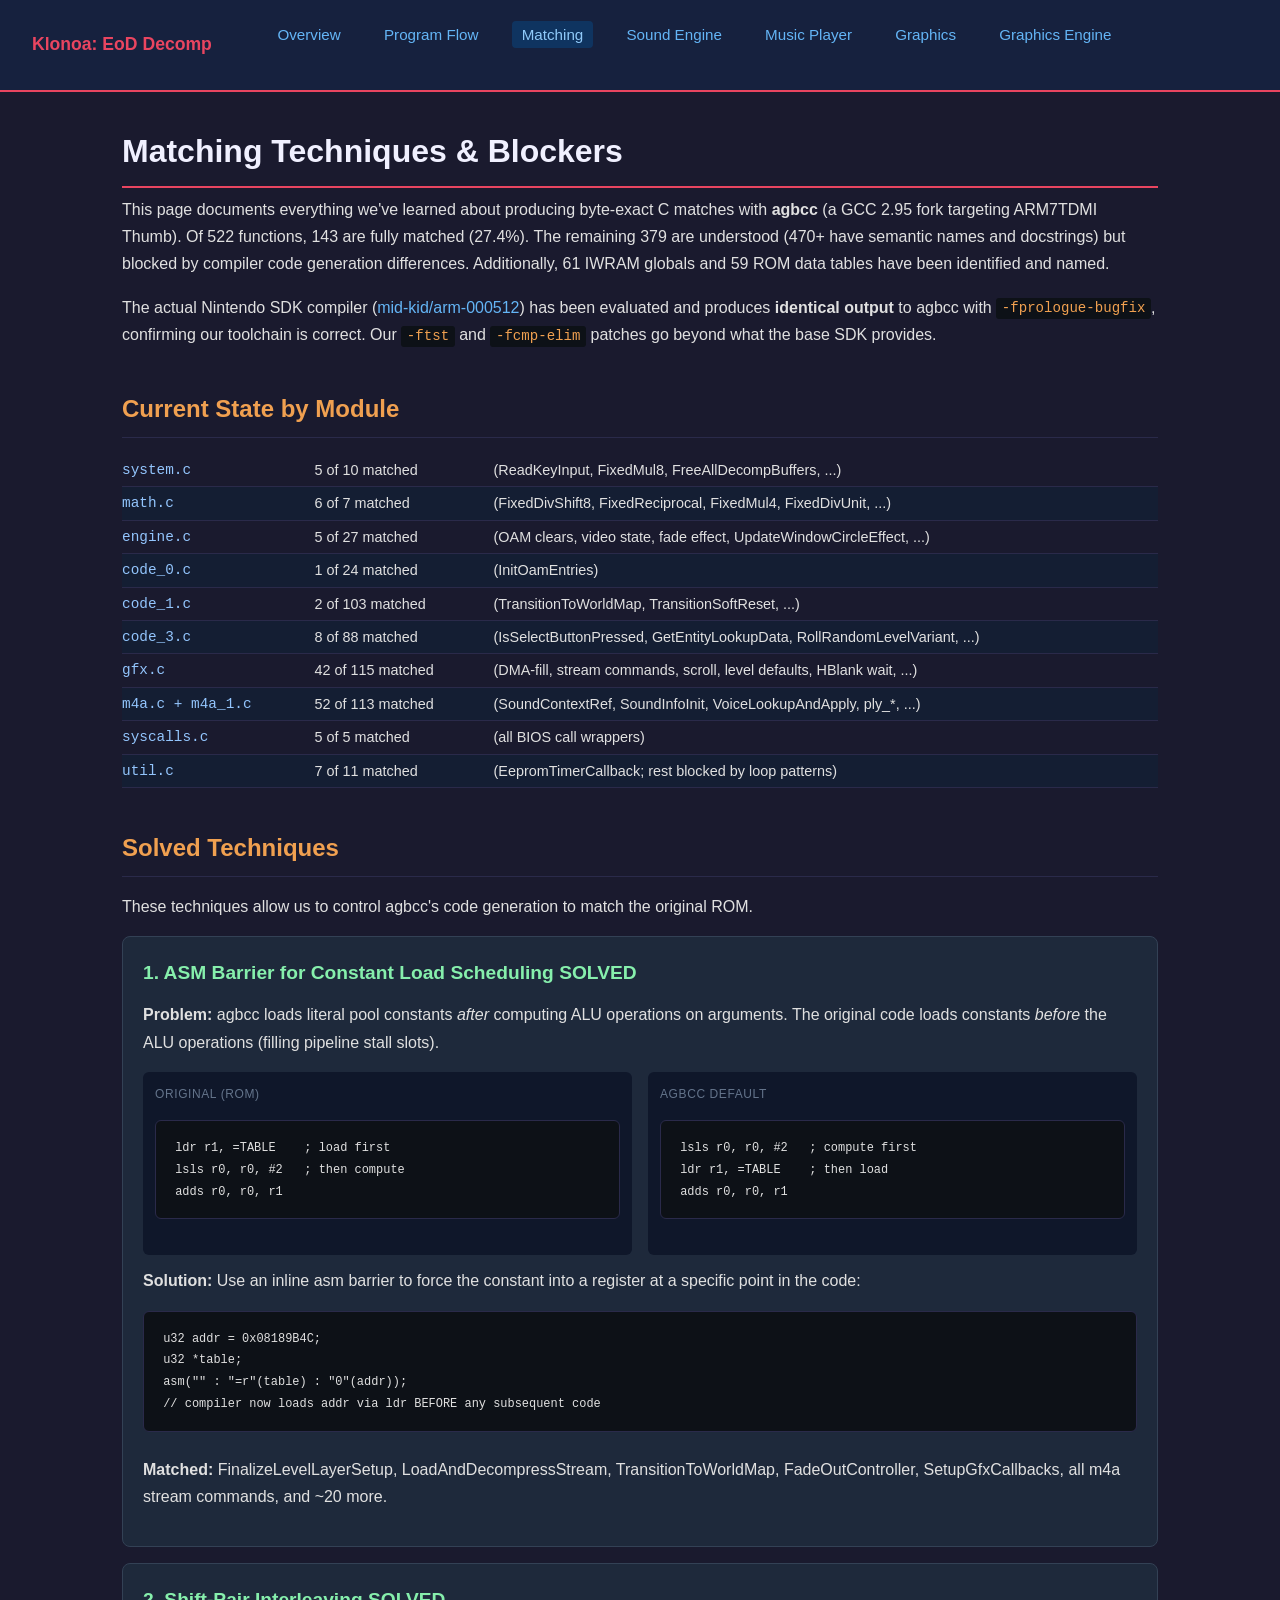
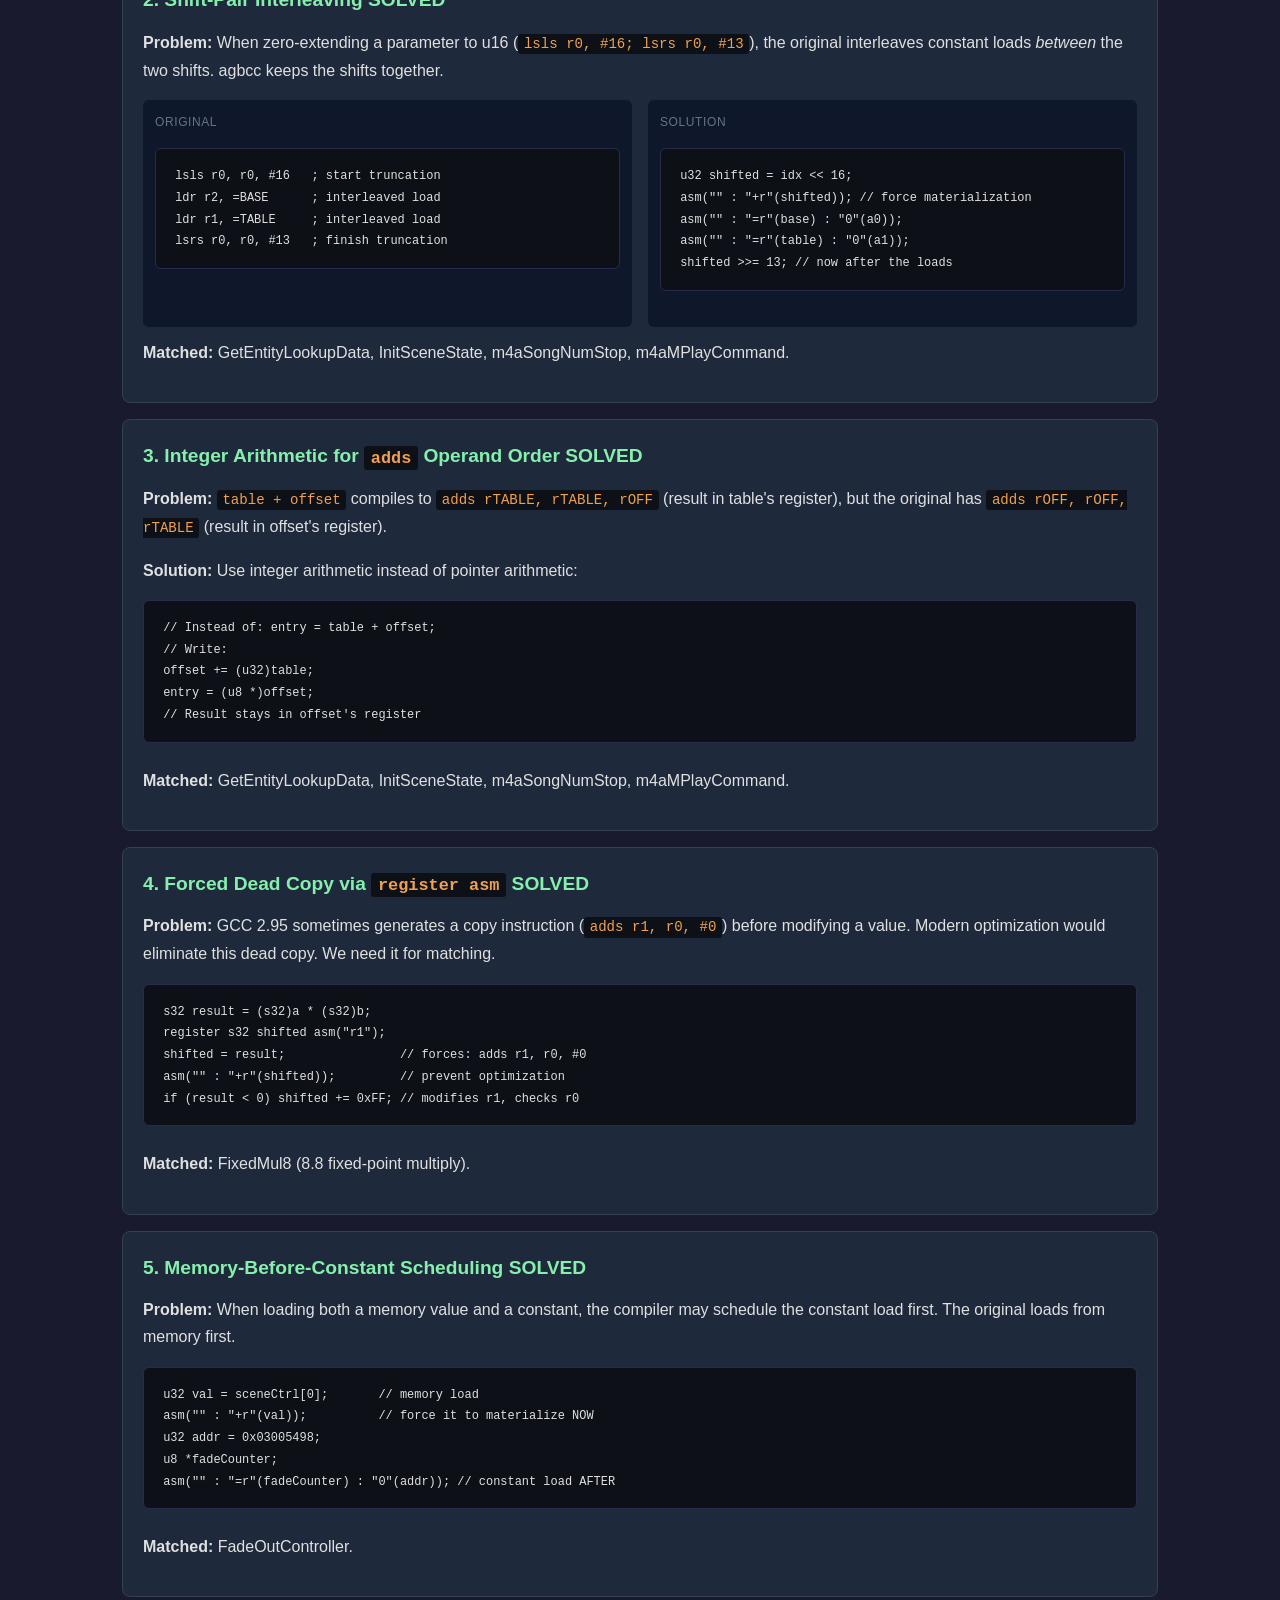
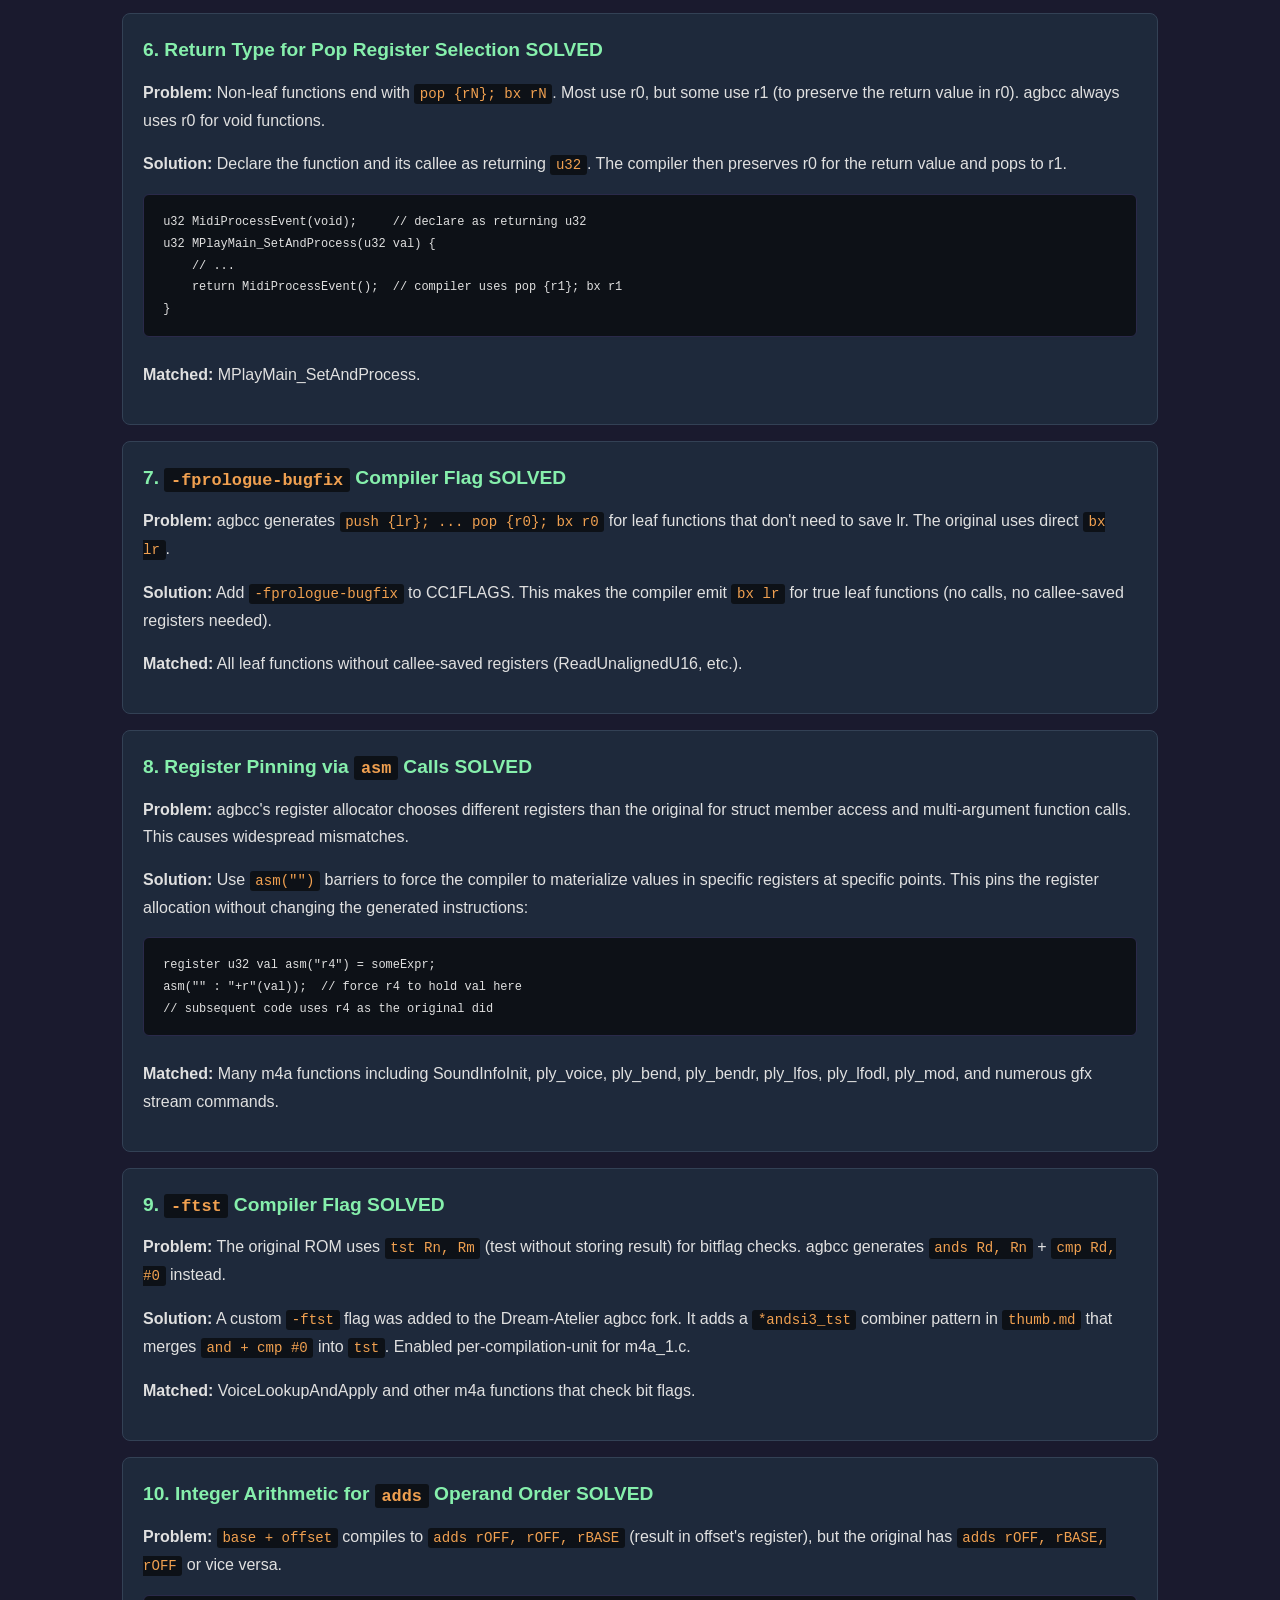
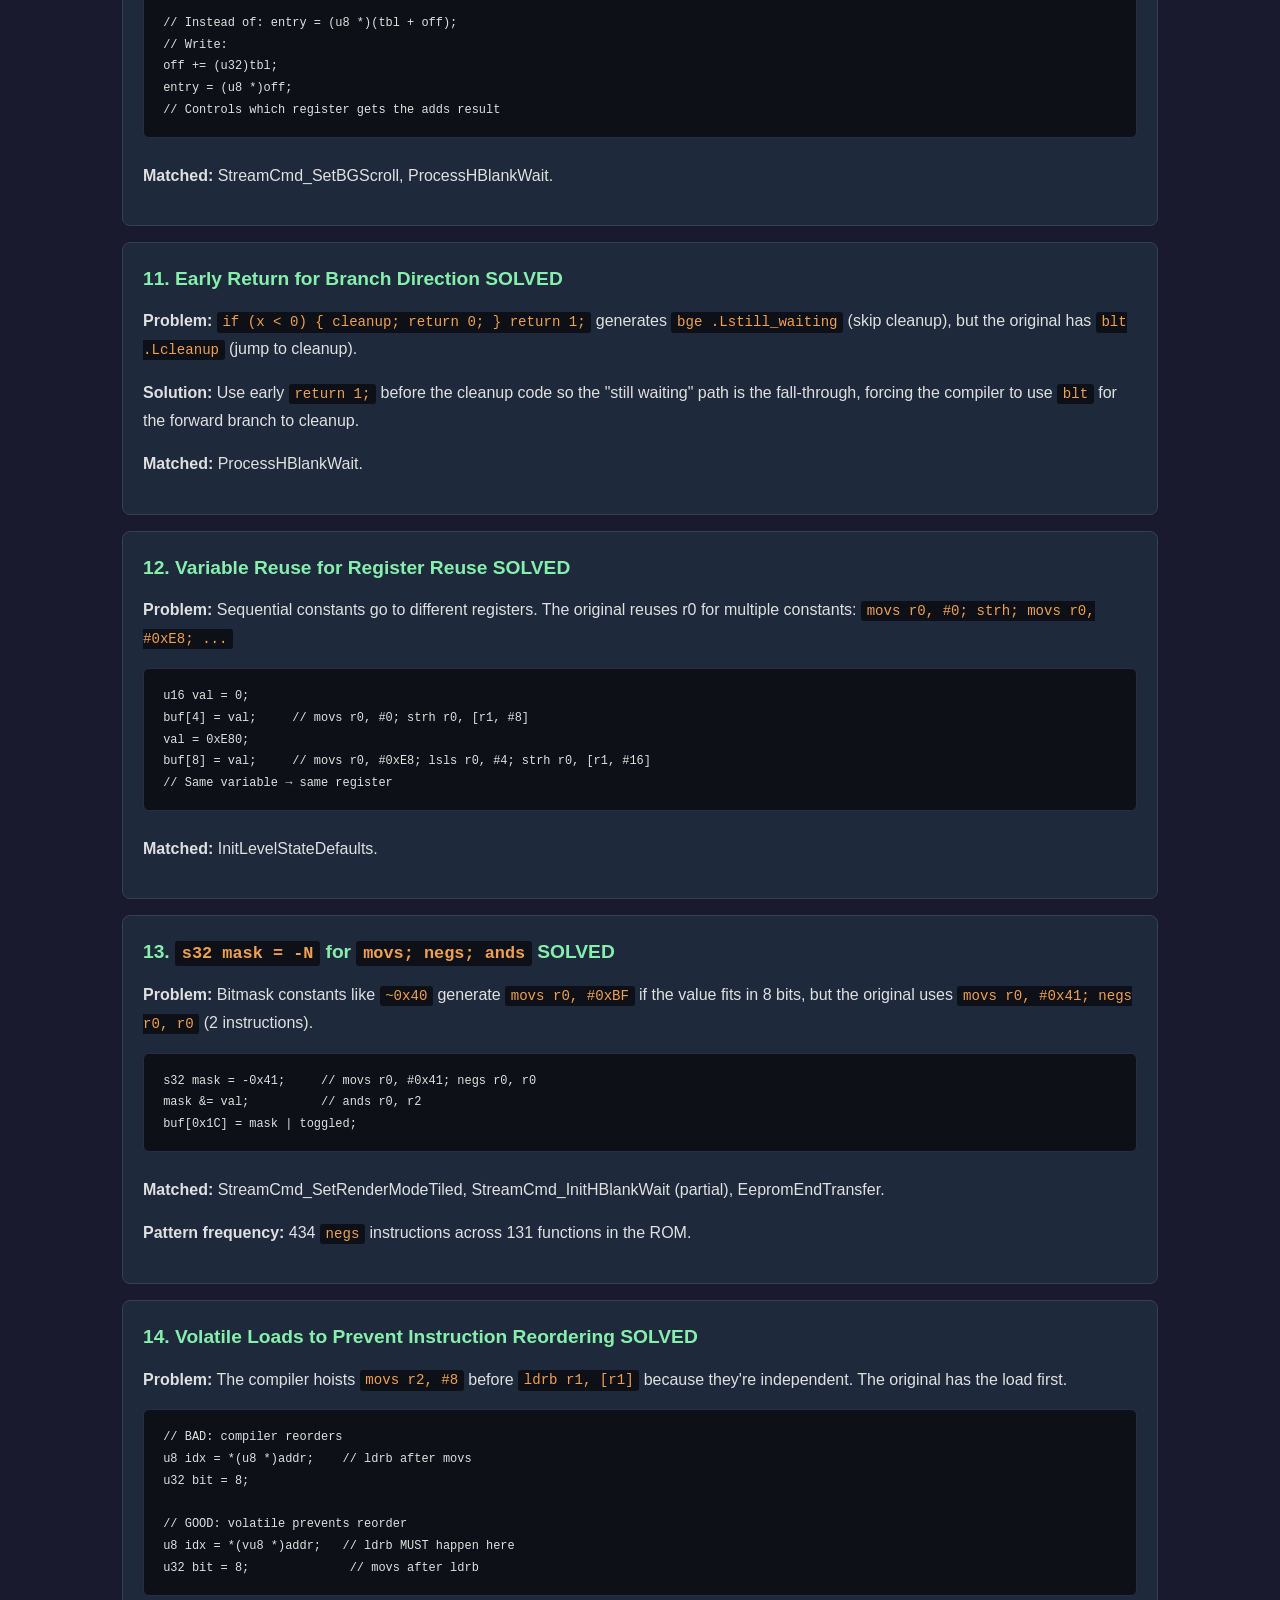
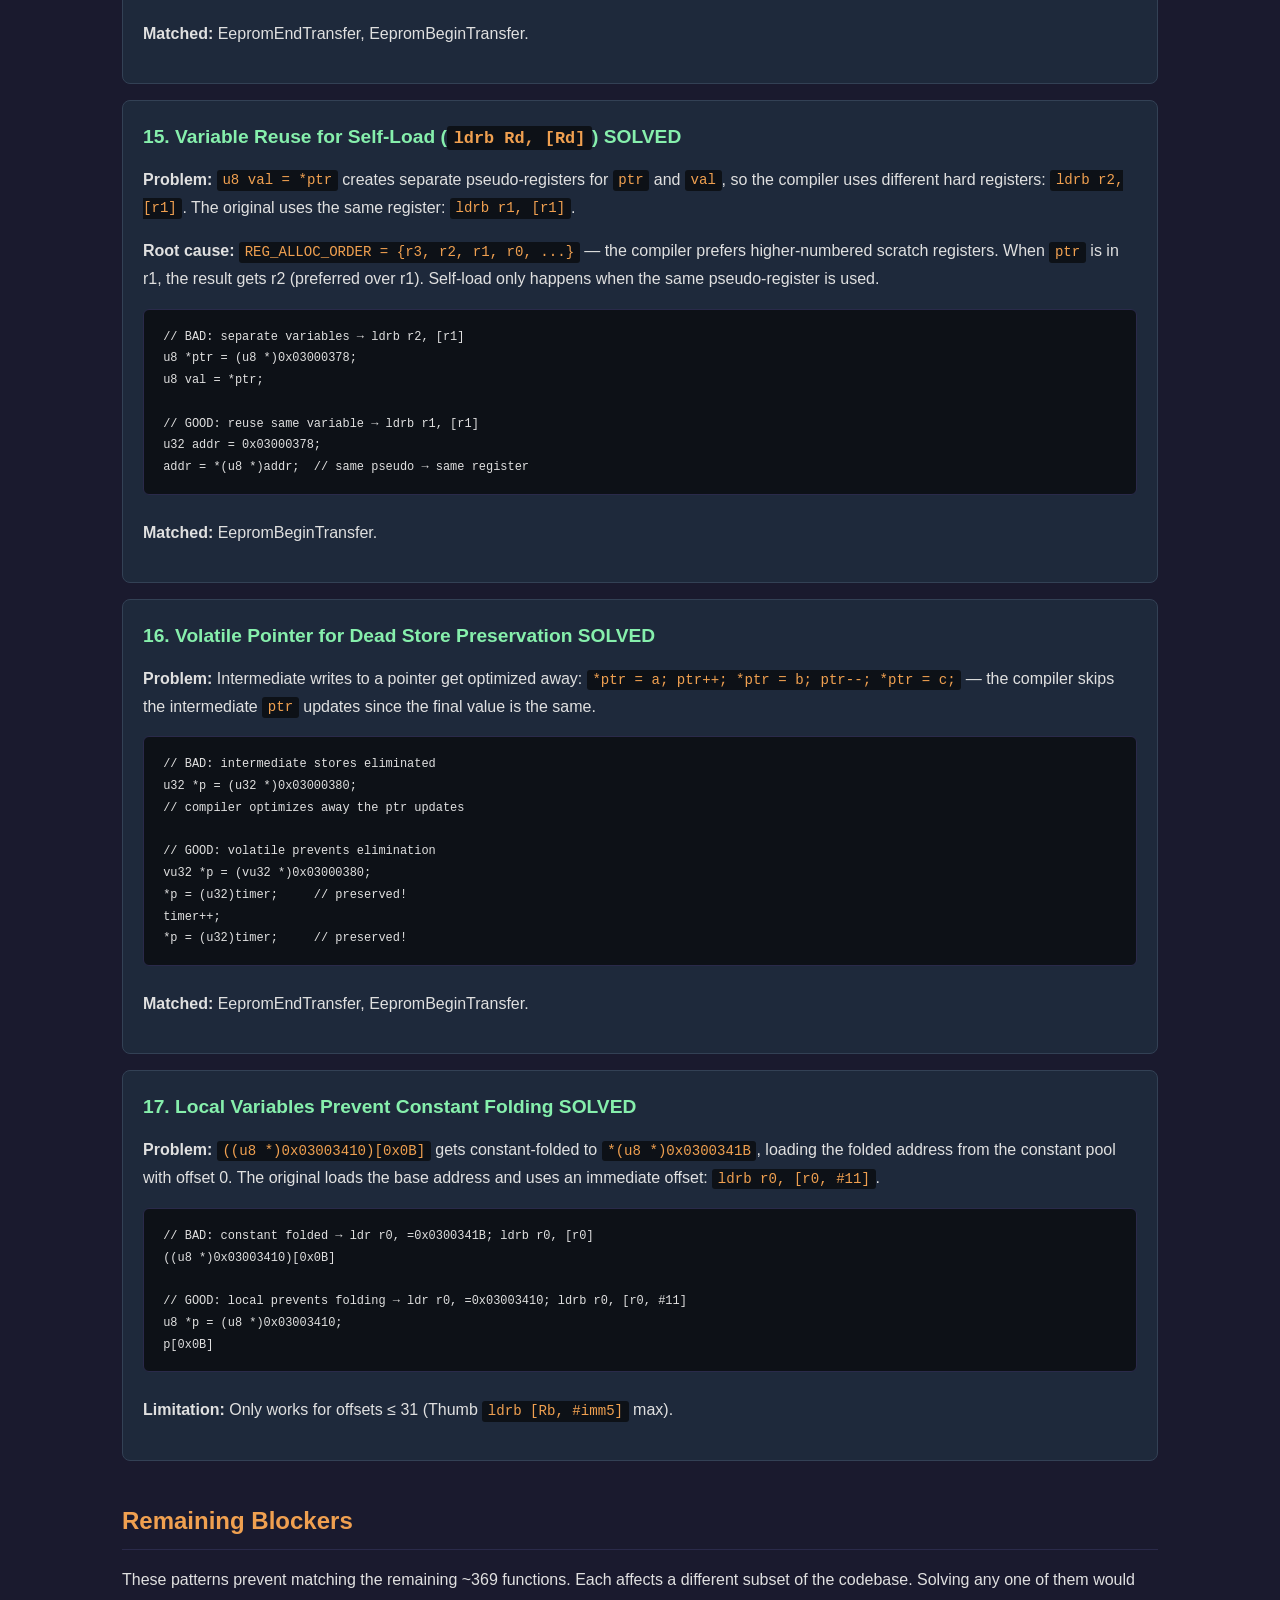
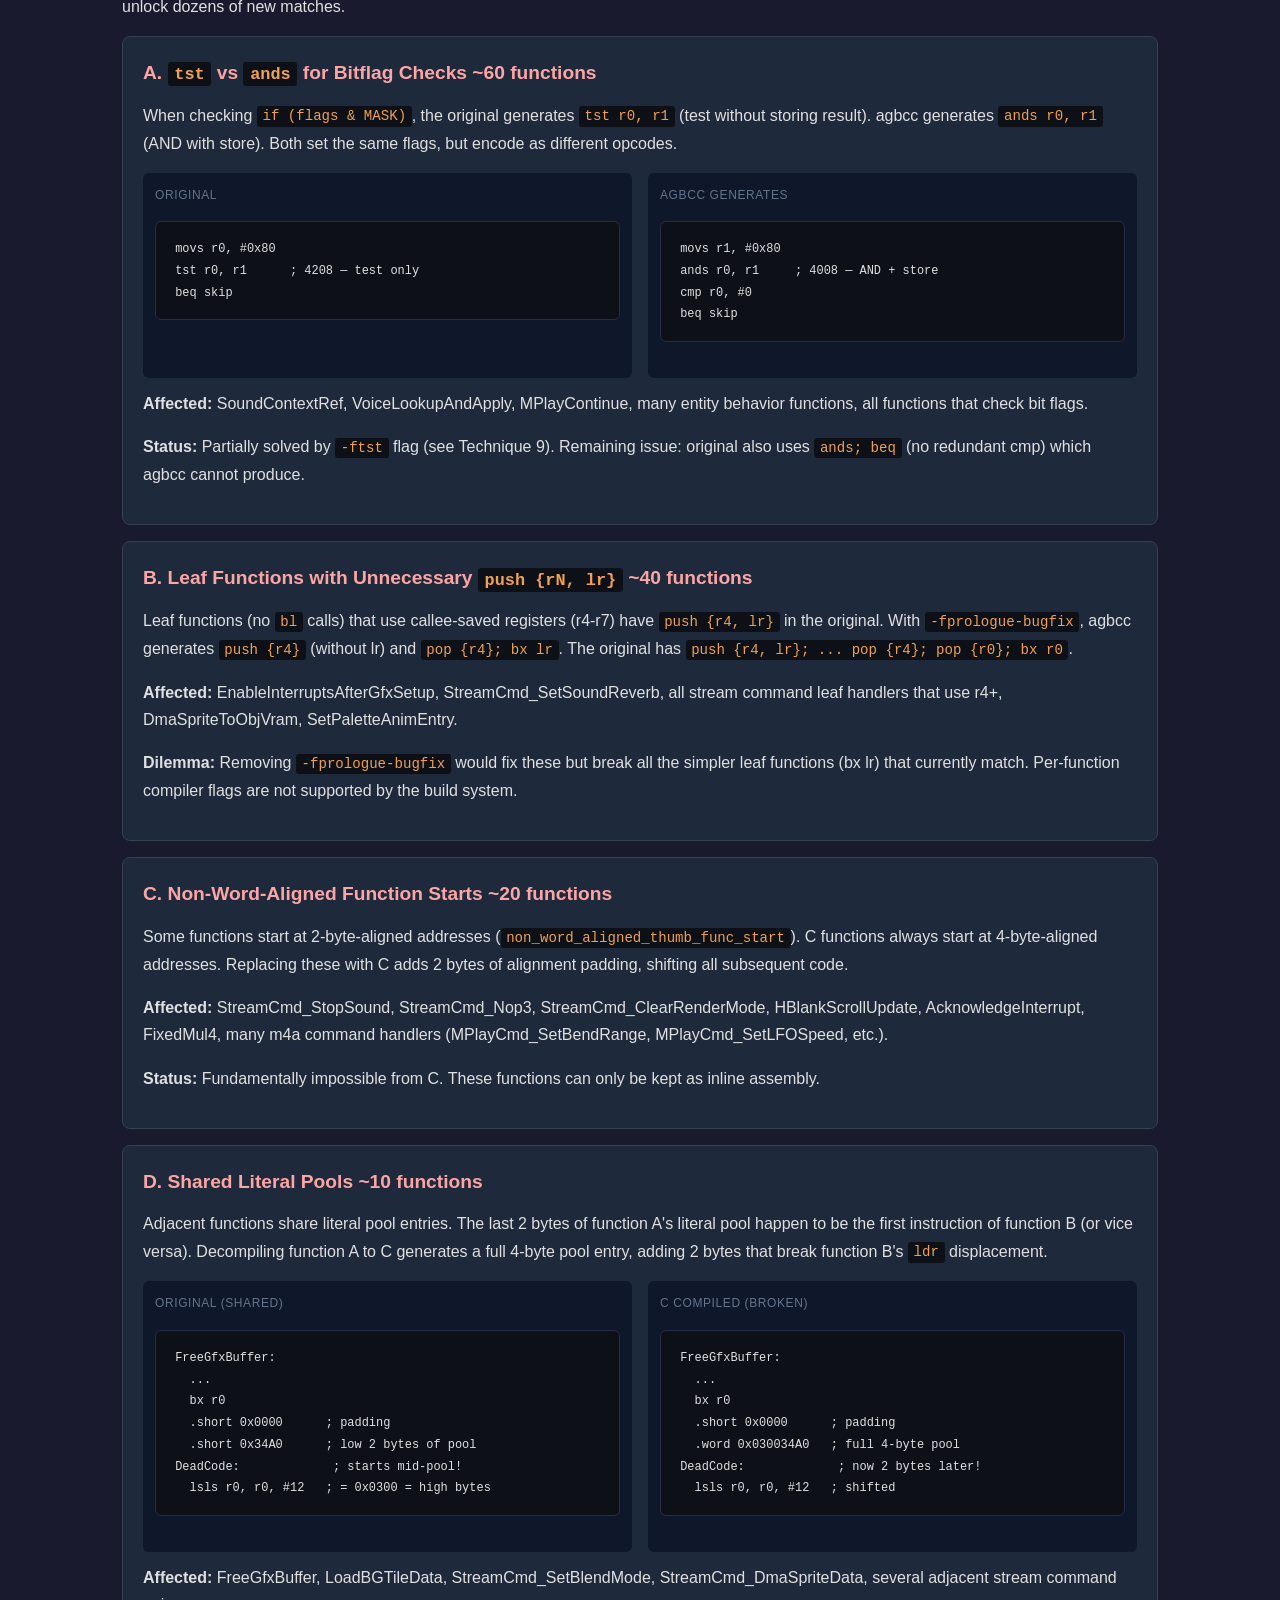
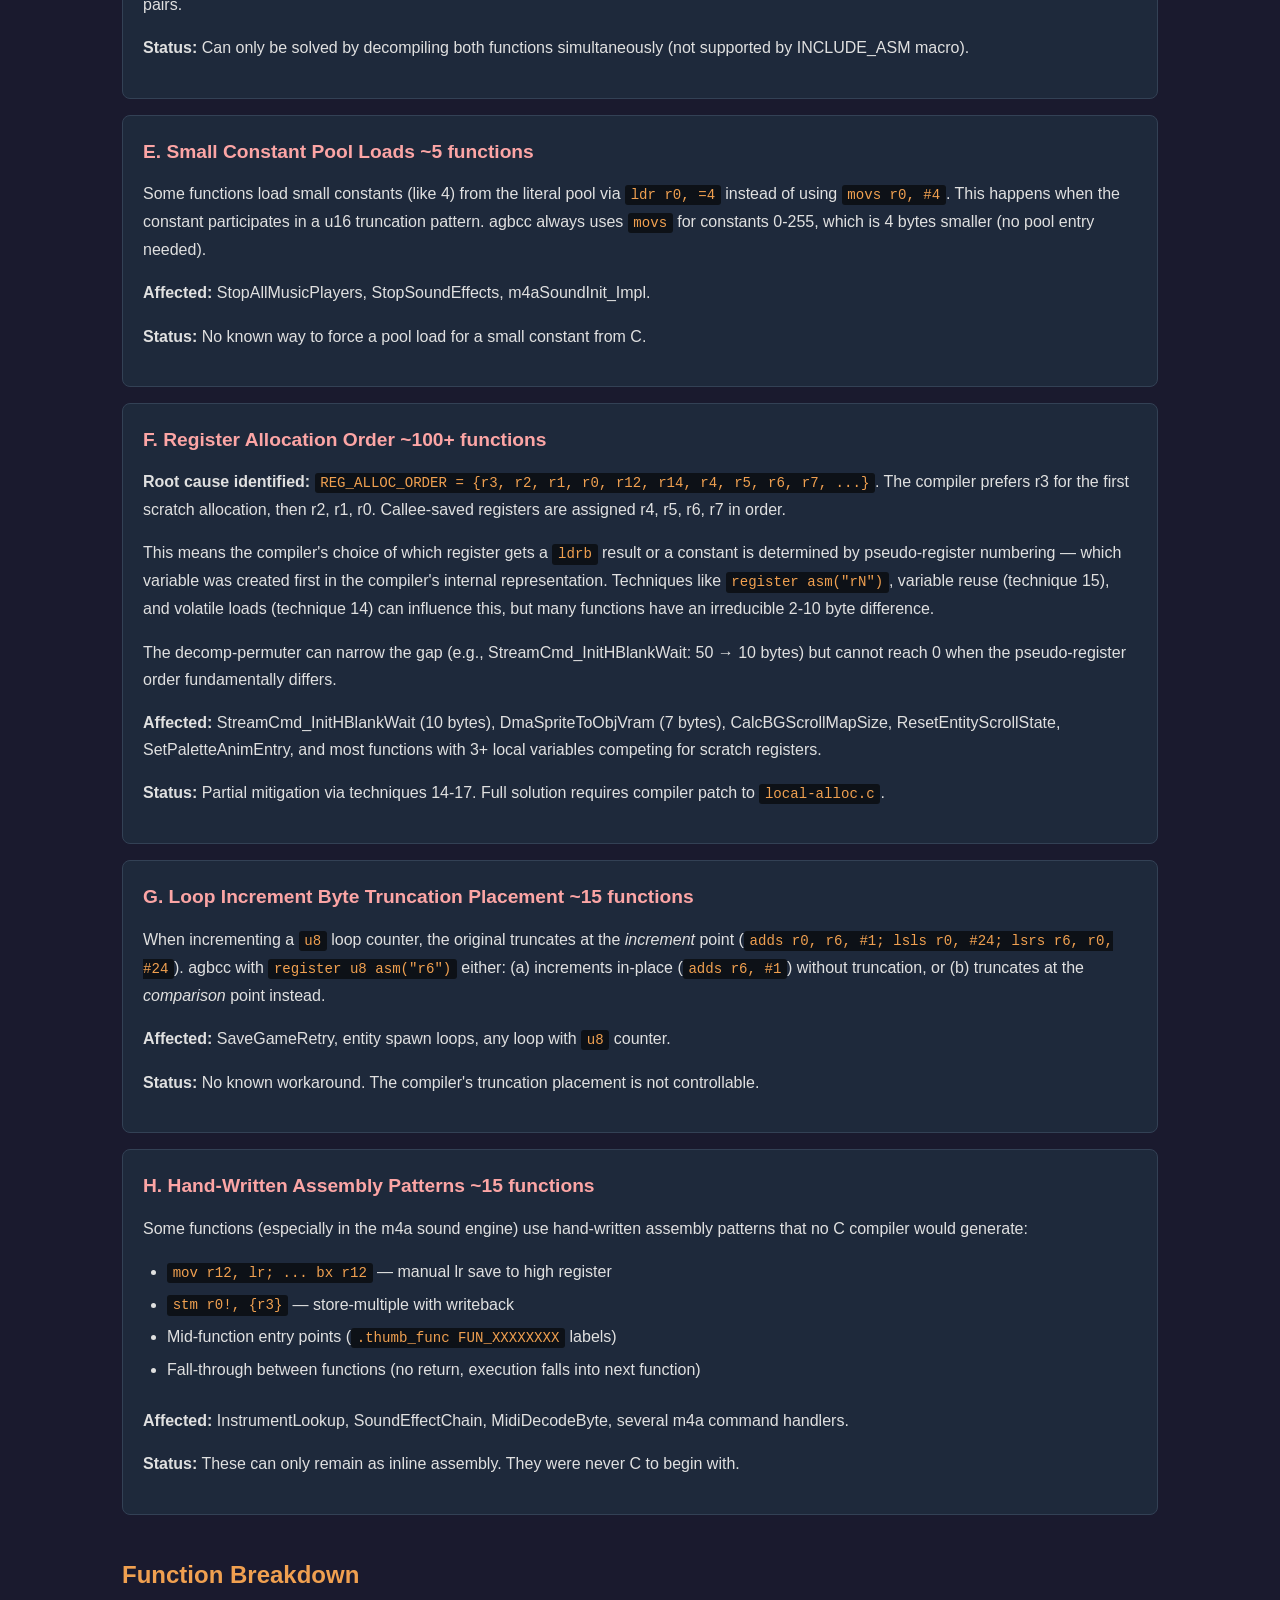
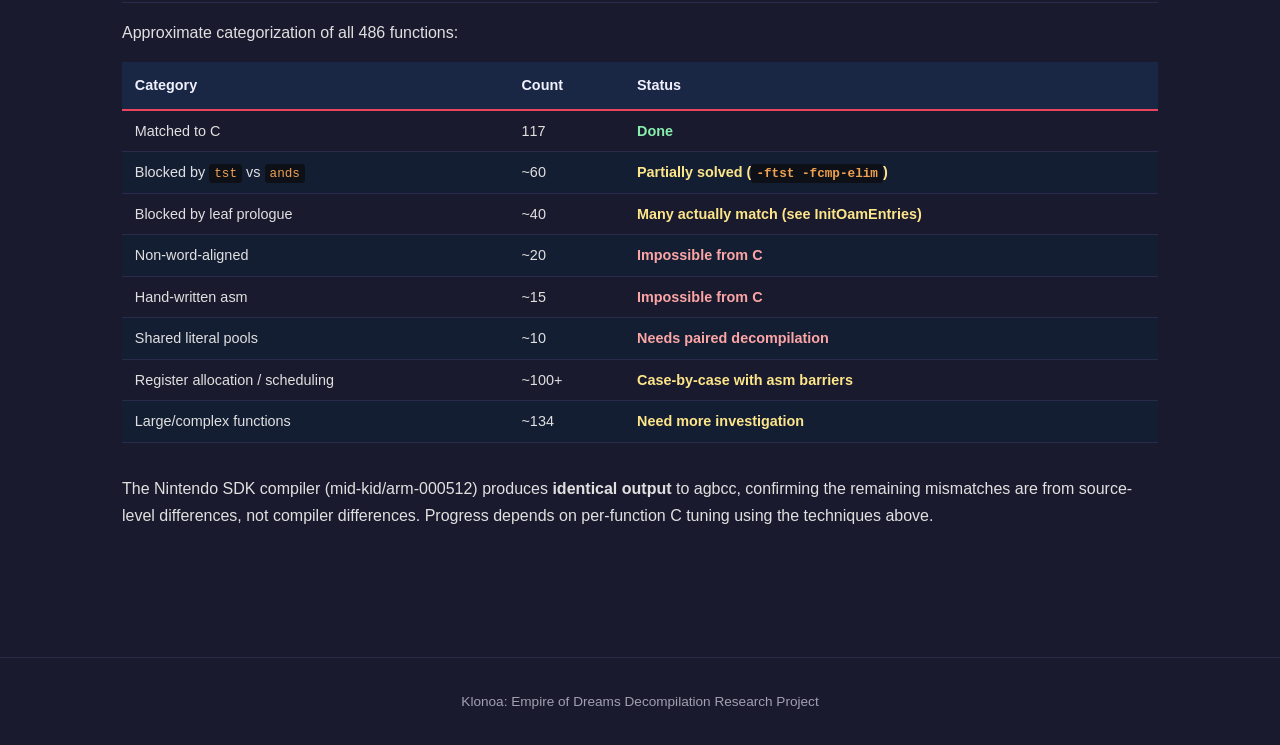
<file: matching.html>
<!DOCTYPE html>
<html lang="en">
<head>
    <meta charset="UTF-8">
    <meta name="viewport" content="width=device-width, initial-scale=1.0">
    <title>Matching Techniques &amp; Blockers — Klonoa: EoD Decomp</title>
    <link rel="stylesheet" href="style.css">
    <style>
        .technique-card {
            background: #1e293b;
            border: 1px solid #334155;
            border-radius: 8px;
            padding: 1.25rem;
            margin: 1rem 0;
        }
        .technique-card h3 {
            color: #86efac;
            margin-top: 0;
        }
        .blocker-card {
            background: #1e293b;
            border: 1px solid #334155;
            border-radius: 8px;
            padding: 1.25rem;
            margin: 1rem 0;
        }
        .blocker-card h3 {
            color: #fca5a5;
            margin-top: 0;
        }
        .code-compare {
            display: grid;
            grid-template-columns: 1fr 1fr;
            gap: 1rem;
            margin: 0.75rem 0;
        }
        .code-compare > div {
            background: #0f172a;
            border-radius: 6px;
            padding: 0.75rem;
            font-size: 0.85rem;
        }
        .code-compare .label {
            color: #64748b;
            font-size: 0.75rem;
            margin-bottom: 0.5rem;
            text-transform: uppercase;
            letter-spacing: 0.05em;
        }
        .tag-solved { color: #86efac; font-weight: 700; }
        .tag-blocker { color: #fca5a5; font-weight: 700; }
        .tag-partial { color: #fde68a; font-weight: 700; }
        .count-table td { padding: 0.25rem 1rem 0.25rem 0; }
        .count-table td:first-child { font-family: monospace; color: #93c5fd; }
        @media (max-width: 700px) {
            .code-compare { grid-template-columns: 1fr; }
        }
    </style>
</head>
<body>
    <nav>
        <a href="index.html" class="site-title">Klonoa: EoD Decomp</a>
        <ul class="nav-links">
            <li><a href="index.html">Overview</a></li>
            <li><a href="flowchart.html">Program Flow</a></li>
            <li><a href="matching.html" class="active">Matching</a></li>
            <li><a href="sound.html">Sound Engine</a></li>
            <li><a href="music.html">Music Player</a></li>
            <li><a href="gallery.html">Graphics</a></li>
            <li><a href="graphics-engine.html">Graphics Engine</a></li>
        </ul>
    </nav>

    <div class="container">
        <h1>Matching Techniques &amp; Blockers</h1>
        <p>
            This page documents everything we've learned about producing byte-exact C matches
            with <strong>agbcc</strong> (a GCC 2.95 fork targeting ARM7TDMI Thumb). Of 522 functions,
            143 are fully matched (27.4%). The remaining 379 are understood (470+ have semantic names and docstrings)
            but blocked by compiler code generation differences. Additionally, 61 IWRAM globals and 59 ROM data tables have been identified and named.
        </p>
        <p>
            The actual Nintendo SDK compiler (<a href="https://github.com/mid-kid/arm-000512">mid-kid/arm-000512</a>)
            has been evaluated and produces <strong>identical output</strong> to agbcc with <code>-fprologue-bugfix</code>,
            confirming our toolchain is correct. Our <code>-ftst</code> and <code>-fcmp-elim</code> patches go
            beyond what the base SDK provides.
        </p>

        <!-- ===== Current State ===== -->
        <h2>Current State by Module</h2>
        <table class="count-table">
            <tr><td>system.c</td><td>5 of 10 matched</td><td>(ReadKeyInput, FixedMul8, FreeAllDecompBuffers, ...)</td></tr>
            <tr><td>math.c</td><td>6 of 7 matched</td><td>(FixedDivShift8, FixedReciprocal, FixedMul4, FixedDivUnit, ...)</td></tr>
            <tr><td>engine.c</td><td>5 of 27 matched</td><td>(OAM clears, video state, fade effect, UpdateWindowCircleEffect, ...)</td></tr>
            <tr><td>code_0.c</td><td>1 of 24 matched</td><td>(InitOamEntries)</td></tr>
            <tr><td>code_1.c</td><td>2 of 103 matched</td><td>(TransitionToWorldMap, TransitionSoftReset, ...)</td></tr>
            <tr><td>code_3.c</td><td>8 of 88 matched</td><td>(IsSelectButtonPressed, GetEntityLookupData, RollRandomLevelVariant, ...)</td></tr>
            <tr><td>gfx.c</td><td>42 of 115 matched</td><td>(DMA-fill, stream commands, scroll, level defaults, HBlank wait, ...)</td></tr>
            <tr><td>m4a.c + m4a_1.c</td><td>52 of 113 matched</td><td>(SoundContextRef, SoundInfoInit, VoiceLookupAndApply, ply_*, ...)</td></tr>
            <tr><td>syscalls.c</td><td>5 of 5 matched</td><td>(all BIOS call wrappers)</td></tr>
            <tr><td>util.c</td><td>7 of 11 matched</td><td>(EepromTimerCallback; rest blocked by loop patterns)</td></tr>
        </table>

        <!-- ===== Solved Techniques ===== -->
        <h2>Solved Techniques</h2>
        <p>These techniques allow us to control agbcc's code generation to match the original ROM.</p>

        <div class="technique-card">
            <h3>1. ASM Barrier for Constant Load Scheduling <span class="tag-solved">SOLVED</span></h3>
            <p>
                <strong>Problem:</strong> agbcc loads literal pool constants <em>after</em> computing ALU operations on arguments.
                The original code loads constants <em>before</em> the ALU operations (filling pipeline stall slots).
            </p>
            <div class="code-compare">
                <div>
                    <div class="label">Original (ROM)</div>
                    <pre><code>ldr r1, =TABLE    ; load first
lsls r0, r0, #2   ; then compute
adds r0, r0, r1</code></pre>
                </div>
                <div>
                    <div class="label">agbcc default</div>
                    <pre><code>lsls r0, r0, #2   ; compute first
ldr r1, =TABLE    ; then load
adds r0, r0, r1</code></pre>
                </div>
            </div>
            <p>
                <strong>Solution:</strong> Use an inline asm barrier to force the constant into a register
                at a specific point in the code:
            </p>
            <pre><code>u32 addr = 0x08189B4C;
u32 *table;
asm("" : "=r"(table) : "0"(addr));
// compiler now loads addr via ldr BEFORE any subsequent code</code></pre>
            <p><strong>Matched:</strong> FinalizeLevelLayerSetup, LoadAndDecompressStream, TransitionToWorldMap,
            FadeOutController, SetupGfxCallbacks, all m4a stream commands, and ~20 more.</p>
        </div>

        <div class="technique-card">
            <h3>2. Shift-Pair Interleaving <span class="tag-solved">SOLVED</span></h3>
            <p>
                <strong>Problem:</strong> When zero-extending a parameter to u16 (<code>lsls r0, #16; lsrs r0, #13</code>),
                the original interleaves constant loads <em>between</em> the two shifts. agbcc keeps the shifts together.
            </p>
            <div class="code-compare">
                <div>
                    <div class="label">Original</div>
                    <pre><code>lsls r0, r0, #16   ; start truncation
ldr r2, =BASE      ; interleaved load
ldr r1, =TABLE     ; interleaved load
lsrs r0, r0, #13   ; finish truncation</code></pre>
                </div>
                <div>
                    <div class="label">Solution</div>
                    <pre><code>u32 shifted = idx &lt;&lt; 16;
asm("" : "+r"(shifted)); // force materialization
asm("" : "=r"(base) : "0"(a0));
asm("" : "=r"(table) : "0"(a1));
shifted >>= 13; // now after the loads</code></pre>
                </div>
            </div>
            <p><strong>Matched:</strong> GetEntityLookupData, InitSceneState, m4aSongNumStop, m4aMPlayCommand.</p>
        </div>

        <div class="technique-card">
            <h3>3. Integer Arithmetic for <code>adds</code> Operand Order <span class="tag-solved">SOLVED</span></h3>
            <p>
                <strong>Problem:</strong> <code>table + offset</code> compiles to <code>adds rTABLE, rTABLE, rOFF</code>
                (result in table's register), but the original has <code>adds rOFF, rOFF, rTABLE</code> (result in offset's register).
            </p>
            <p>
                <strong>Solution:</strong> Use integer arithmetic instead of pointer arithmetic:
            </p>
            <pre><code>// Instead of: entry = table + offset;
// Write:
offset += (u32)table;
entry = (u8 *)offset;
// Result stays in offset's register</code></pre>
            <p><strong>Matched:</strong> GetEntityLookupData, InitSceneState, m4aSongNumStop, m4aMPlayCommand.</p>
        </div>

        <div class="technique-card">
            <h3>4. Forced Dead Copy via <code>register asm</code> <span class="tag-solved">SOLVED</span></h3>
            <p>
                <strong>Problem:</strong> GCC 2.95 sometimes generates a copy instruction (<code>adds r1, r0, #0</code>)
                before modifying a value. Modern optimization would eliminate this dead copy. We need it for matching.
            </p>
            <pre><code>s32 result = (s32)a * (s32)b;
register s32 shifted asm("r1");
shifted = result;                // forces: adds r1, r0, #0
asm("" : "+r"(shifted));         // prevent optimization
if (result &lt; 0) shifted += 0xFF; // modifies r1, checks r0</code></pre>
            <p><strong>Matched:</strong> FixedMul8 (8.8 fixed-point multiply).</p>
        </div>

        <div class="technique-card">
            <h3>5. Memory-Before-Constant Scheduling <span class="tag-solved">SOLVED</span></h3>
            <p>
                <strong>Problem:</strong> When loading both a memory value and a constant, the compiler
                may schedule the constant load first. The original loads from memory first.
            </p>
            <pre><code>u32 val = sceneCtrl[0];       // memory load
asm("" : "+r"(val));          // force it to materialize NOW
u32 addr = 0x03005498;
u8 *fadeCounter;
asm("" : "=r"(fadeCounter) : "0"(addr)); // constant load AFTER</code></pre>
            <p><strong>Matched:</strong> FadeOutController.</p>
        </div>

        <div class="technique-card">
            <h3>6. Return Type for Pop Register Selection <span class="tag-solved">SOLVED</span></h3>
            <p>
                <strong>Problem:</strong> Non-leaf functions end with <code>pop {rN}; bx rN</code>. Most use r0,
                but some use r1 (to preserve the return value in r0). agbcc always uses r0 for void functions.
            </p>
            <p>
                <strong>Solution:</strong> Declare the function and its callee as returning <code>u32</code>.
                The compiler then preserves r0 for the return value and pops to r1.
            </p>
            <pre><code>u32 MidiProcessEvent(void);     // declare as returning u32
u32 MPlayMain_SetAndProcess(u32 val) {
    // ...
    return MidiProcessEvent();  // compiler uses pop {r1}; bx r1
}</code></pre>
            <p><strong>Matched:</strong> MPlayMain_SetAndProcess.</p>
        </div>

        <div class="technique-card">
            <h3>7. <code>-fprologue-bugfix</code> Compiler Flag <span class="tag-solved">SOLVED</span></h3>
            <p>
                <strong>Problem:</strong> agbcc generates <code>push {lr}; ... pop {r0}; bx r0</code> for leaf functions
                that don't need to save lr. The original uses direct <code>bx lr</code>.
            </p>
            <p>
                <strong>Solution:</strong> Add <code>-fprologue-bugfix</code> to CC1FLAGS. This makes the compiler
                emit <code>bx lr</code> for true leaf functions (no calls, no callee-saved registers needed).
            </p>
            <p><strong>Matched:</strong> All leaf functions without callee-saved registers (ReadUnalignedU16, etc.).</p>
        </div>

        <div class="technique-card">
            <h3>8. Register Pinning via <code>asm</code> Calls <span class="tag-solved">SOLVED</span></h3>
            <p>
                <strong>Problem:</strong> agbcc's register allocator chooses different registers than the original
                for struct member access and multi-argument function calls. This causes widespread mismatches.
            </p>
            <p>
                <strong>Solution:</strong> Use <code>asm("")</code> barriers to force the compiler to materialize
                values in specific registers at specific points. This pins the register allocation without
                changing the generated instructions:
            </p>
            <pre><code>register u32 val asm("r4") = someExpr;
asm("" : "+r"(val));  // force r4 to hold val here
// subsequent code uses r4 as the original did</code></pre>
            <p><strong>Matched:</strong> Many m4a functions including SoundInfoInit, ply_voice, ply_bend,
            ply_bendr, ply_lfos, ply_lfodl, ply_mod, and numerous gfx stream commands.</p>
        </div>

        <div class="technique-card">
            <h3>9. <code>-ftst</code> Compiler Flag <span class="tag-solved">SOLVED</span></h3>
            <p>
                <strong>Problem:</strong> The original ROM uses <code>tst Rn, Rm</code> (test without storing result)
                for bitflag checks. agbcc generates <code>ands Rd, Rn</code> + <code>cmp Rd, #0</code> instead.
            </p>
            <p>
                <strong>Solution:</strong> A custom <code>-ftst</code> flag was added to the Dream-Atelier agbcc fork.
                It adds a <code>*andsi3_tst</code> combiner pattern in <code>thumb.md</code> that merges
                <code>and + cmp #0</code> into <code>tst</code>. Enabled per-compilation-unit for m4a_1.c.
            </p>
            <p><strong>Matched:</strong> VoiceLookupAndApply and other m4a functions that check bit flags.</p>
        </div>

        <div class="technique-card">
            <h3>10. Integer Arithmetic for <code>adds</code> Operand Order <span class="tag-solved">SOLVED</span></h3>
            <p>
                <strong>Problem:</strong> <code>base + offset</code> compiles to <code>adds rOFF, rOFF, rBASE</code>
                (result in offset's register), but the original has <code>adds rOFF, rBASE, rOFF</code> or vice versa.
            </p>
            <pre><code>// Instead of: entry = (u8 *)(tbl + off);
// Write:
off += (u32)tbl;
entry = (u8 *)off;
// Controls which register gets the adds result</code></pre>
            <p><strong>Matched:</strong> StreamCmd_SetBGScroll, ProcessHBlankWait.</p>
        </div>

        <div class="technique-card">
            <h3>11. Early Return for Branch Direction <span class="tag-solved">SOLVED</span></h3>
            <p>
                <strong>Problem:</strong> <code>if (x &lt; 0) { cleanup; return 0; } return 1;</code>
                generates <code>bge .Lstill_waiting</code> (skip cleanup), but the original has
                <code>blt .Lcleanup</code> (jump to cleanup).
            </p>
            <p>
                <strong>Solution:</strong> Use early <code>return 1;</code> before the cleanup code so
                the "still waiting" path is the fall-through, forcing the compiler to use <code>blt</code>
                for the forward branch to cleanup.
            </p>
            <p><strong>Matched:</strong> ProcessHBlankWait.</p>
        </div>

        <div class="technique-card">
            <h3>12. Variable Reuse for Register Reuse <span class="tag-solved">SOLVED</span></h3>
            <p>
                <strong>Problem:</strong> Sequential constants go to different registers. The original
                reuses r0 for multiple constants: <code>movs r0, #0; strh; movs r0, #0xE8; ...</code>
            </p>
            <pre><code>u16 val = 0;
buf[4] = val;     // movs r0, #0; strh r0, [r1, #8]
val = 0xE80;
buf[8] = val;     // movs r0, #0xE8; lsls r0, #4; strh r0, [r1, #16]
// Same variable → same register</code></pre>
            <p><strong>Matched:</strong> InitLevelStateDefaults.</p>
        </div>

        <div class="technique-card">
            <h3>13. <code>s32 mask = -N</code> for <code>movs; negs; ands</code> <span class="tag-solved">SOLVED</span></h3>
            <p>
                <strong>Problem:</strong> Bitmask constants like <code>~0x40</code> generate <code>movs r0, #0xBF</code>
                if the value fits in 8 bits, but the original uses <code>movs r0, #0x41; negs r0, r0</code> (2 instructions).
            </p>
            <pre><code>s32 mask = -0x41;     // movs r0, #0x41; negs r0, r0
mask &amp;= val;          // ands r0, r2
buf[0x1C] = mask | toggled;</code></pre>
            <p><strong>Matched:</strong> StreamCmd_SetRenderModeTiled, StreamCmd_InitHBlankWait (partial), EepromEndTransfer.</p>
            <p><strong>Pattern frequency:</strong> 434 <code>negs</code> instructions across 131 functions in the ROM.</p>
        </div>

        <div class="technique-card">
            <h3>14. Volatile Loads to Prevent Instruction Reordering <span class="tag-solved">SOLVED</span></h3>
            <p>
                <strong>Problem:</strong> The compiler hoists <code>movs r2, #8</code> before <code>ldrb r1, [r1]</code>
                because they're independent. The original has the load first.
            </p>
            <pre><code>// BAD: compiler reorders
u8 idx = *(u8 *)addr;    // ldrb after movs
u32 bit = 8;

// GOOD: volatile prevents reorder
u8 idx = *(vu8 *)addr;   // ldrb MUST happen here
u32 bit = 8;              // movs after ldrb</code></pre>
            <p><strong>Matched:</strong> EepromEndTransfer, EepromBeginTransfer.</p>
        </div>

        <div class="technique-card">
            <h3>15. Variable Reuse for Self-Load (<code>ldrb Rd, [Rd]</code>) <span class="tag-solved">SOLVED</span></h3>
            <p>
                <strong>Problem:</strong> <code>u8 val = *ptr</code> creates separate pseudo-registers for <code>ptr</code>
                and <code>val</code>, so the compiler uses different hard registers: <code>ldrb r2, [r1]</code>.
                The original uses the same register: <code>ldrb r1, [r1]</code>.
            </p>
            <p>
                <strong>Root cause:</strong> <code>REG_ALLOC_ORDER = {r3, r2, r1, r0, ...}</code> — the compiler
                prefers higher-numbered scratch registers. When <code>ptr</code> is in r1, the result gets
                r2 (preferred over r1). Self-load only happens when the same pseudo-register is used.
            </p>
            <pre><code>// BAD: separate variables → ldrb r2, [r1]
u8 *ptr = (u8 *)0x03000378;
u8 val = *ptr;

// GOOD: reuse same variable → ldrb r1, [r1]
u32 addr = 0x03000378;
addr = *(u8 *)addr;  // same pseudo → same register</code></pre>
            <p><strong>Matched:</strong> EepromBeginTransfer.</p>
        </div>

        <div class="technique-card">
            <h3>16. Volatile Pointer for Dead Store Preservation <span class="tag-solved">SOLVED</span></h3>
            <p>
                <strong>Problem:</strong> Intermediate writes to a pointer get optimized away:
                <code>*ptr = a; ptr++; *ptr = b; ptr--; *ptr = c;</code> — the compiler skips the
                intermediate <code>ptr</code> updates since the final value is the same.
            </p>
            <pre><code>// BAD: intermediate stores eliminated
u32 *p = (u32 *)0x03000380;
// compiler optimizes away the ptr updates

// GOOD: volatile prevents elimination
vu32 *p = (vu32 *)0x03000380;
*p = (u32)timer;     // preserved!
timer++;
*p = (u32)timer;     // preserved!</code></pre>
            <p><strong>Matched:</strong> EepromEndTransfer, EepromBeginTransfer.</p>
        </div>

        <div class="technique-card">
            <h3>17. Local Variables Prevent Constant Folding <span class="tag-solved">SOLVED</span></h3>
            <p>
                <strong>Problem:</strong> <code>((u8 *)0x03003410)[0x0B]</code> gets constant-folded to
                <code>*(u8 *)0x0300341B</code>, loading the folded address from the constant pool with offset 0.
                The original loads the base address and uses an immediate offset: <code>ldrb r0, [r0, #11]</code>.
            </p>
            <pre><code>// BAD: constant folded → ldr r0, =0x0300341B; ldrb r0, [r0]
((u8 *)0x03003410)[0x0B]

// GOOD: local prevents folding → ldr r0, =0x03003410; ldrb r0, [r0, #11]
u8 *p = (u8 *)0x03003410;
p[0x0B]</code></pre>
            <p><strong>Limitation:</strong> Only works for offsets &le; 31 (Thumb <code>ldrb [Rb, #imm5]</code> max).</p>
        </div>

        <!-- ===== Remaining Blockers ===== -->
        <h2>Remaining Blockers</h2>
        <p>
            These patterns prevent matching the remaining ~369 functions. Each affects a different
            subset of the codebase. Solving any one of them would unlock dozens of new matches.
        </p>

        <div class="blocker-card">
            <h3>A. <code>tst</code> vs <code>ands</code> for Bitflag Checks <span class="tag-blocker">~60 functions</span></h3>
            <p>
                When checking <code>if (flags &amp; MASK)</code>, the original generates <code>tst r0, r1</code>
                (test without storing result). agbcc generates <code>ands r0, r1</code> (AND with store).
                Both set the same flags, but encode as different opcodes.
            </p>
            <div class="code-compare">
                <div>
                    <div class="label">Original</div>
                    <pre><code>movs r0, #0x80
tst r0, r1      ; 4208 — test only
beq skip</code></pre>
                </div>
                <div>
                    <div class="label">agbcc generates</div>
                    <pre><code>movs r1, #0x80
ands r0, r1     ; 4008 — AND + store
cmp r0, #0
beq skip</code></pre>
                </div>
            </div>
            <p>
                <strong>Affected:</strong> SoundContextRef, VoiceLookupAndApply, MPlayContinue,
                many entity behavior functions, all functions that check bit flags.
            </p>
            <p><strong>Status:</strong> Partially solved by <code>-ftst</code> flag (see Technique 9). Remaining issue: original also uses <code>ands; beq</code> (no redundant cmp) which agbcc cannot produce.</p>
        </div>

        <div class="blocker-card">
            <h3>B. Leaf Functions with Unnecessary <code>push {rN, lr}</code> <span class="tag-blocker">~40 functions</span></h3>
            <p>
                Leaf functions (no <code>bl</code> calls) that use callee-saved registers (r4-r7) have
                <code>push {r4, lr}</code> in the original. With <code>-fprologue-bugfix</code>, agbcc generates
                <code>push {r4}</code> (without lr) and <code>pop {r4}; bx lr</code>. The original has
                <code>push {r4, lr}; ... pop {r4}; pop {r0}; bx r0</code>.
            </p>
            <p>
                <strong>Affected:</strong> EnableInterruptsAfterGfxSetup, StreamCmd_SetSoundReverb,
                all stream command leaf handlers that use r4+, DmaSpriteToObjVram, SetPaletteAnimEntry.
            </p>
            <p>
                <strong>Dilemma:</strong> Removing <code>-fprologue-bugfix</code> would fix these but break
                all the simpler leaf functions (bx lr) that currently match.
                Per-function compiler flags are not supported by the build system.
            </p>
        </div>

        <div class="blocker-card">
            <h3>C. Non-Word-Aligned Function Starts <span class="tag-blocker">~20 functions</span></h3>
            <p>
                Some functions start at 2-byte-aligned addresses (<code>non_word_aligned_thumb_func_start</code>).
                C functions always start at 4-byte-aligned addresses. Replacing these with C adds
                2 bytes of alignment padding, shifting all subsequent code.
            </p>
            <p>
                <strong>Affected:</strong> StreamCmd_StopSound, StreamCmd_Nop3, StreamCmd_ClearRenderMode,
                HBlankScrollUpdate, AcknowledgeInterrupt, FixedMul4, many m4a command handlers
                (MPlayCmd_SetBendRange, MPlayCmd_SetLFOSpeed, etc.).
            </p>
            <p><strong>Status:</strong> Fundamentally impossible from C. These functions can only be kept as inline assembly.</p>
        </div>

        <div class="blocker-card">
            <h3>D. Shared Literal Pools <span class="tag-blocker">~10 functions</span></h3>
            <p>
                Adjacent functions share literal pool entries. The last 2 bytes of function A's
                literal pool happen to be the first instruction of function B (or vice versa).
                Decompiling function A to C generates a full 4-byte pool entry, adding 2 bytes
                that break function B's <code>ldr</code> displacement.
            </p>
            <div class="code-compare">
                <div>
                    <div class="label">Original (shared)</div>
                    <pre><code>FreeGfxBuffer:
  ...
  bx r0
  .short 0x0000      ; padding
  .short 0x34A0      ; low 2 bytes of pool
DeadCode:             ; starts mid-pool!
  lsls r0, r0, #12   ; = 0x0300 = high bytes</code></pre>
                </div>
                <div>
                    <div class="label">C compiled (broken)</div>
                    <pre><code>FreeGfxBuffer:
  ...
  bx r0
  .short 0x0000      ; padding
  .word 0x030034A0   ; full 4-byte pool
DeadCode:             ; now 2 bytes later!
  lsls r0, r0, #12   ; shifted</code></pre>
                </div>
            </div>
            <p>
                <strong>Affected:</strong> FreeGfxBuffer, LoadBGTileData, StreamCmd_SetBlendMode,
                StreamCmd_DmaSpriteData, several adjacent stream command pairs.
            </p>
            <p><strong>Status:</strong> Can only be solved by decompiling both functions simultaneously (not supported by INCLUDE_ASM macro).</p>
        </div>

        <div class="blocker-card">
            <h3>E. Small Constant Pool Loads <span class="tag-blocker">~5 functions</span></h3>
            <p>
                Some functions load small constants (like 4) from the literal pool via
                <code>ldr r0, =4</code> instead of using <code>movs r0, #4</code>.
                This happens when the constant participates in a u16 truncation pattern.
                agbcc always uses <code>movs</code> for constants 0-255, which is 4 bytes smaller
                (no pool entry needed).
            </p>
            <p>
                <strong>Affected:</strong> StopAllMusicPlayers, StopSoundEffects, m4aSoundInit_Impl.
            </p>
            <p><strong>Status:</strong> No known way to force a pool load for a small constant from C.</p>
        </div>

        <div class="blocker-card">
            <h3>F. Register Allocation Order <span class="tag-blocker">~100+ functions</span></h3>
            <p>
                <strong>Root cause identified:</strong> <code>REG_ALLOC_ORDER = {r3, r2, r1, r0, r12, r14, r4, r5, r6, r7, ...}</code>.
                The compiler prefers r3 for the first scratch allocation, then r2, r1, r0.
                Callee-saved registers are assigned r4, r5, r6, r7 in order.
            </p>
            <p>
                This means the compiler's choice of which register gets a <code>ldrb</code> result or a
                constant is determined by pseudo-register numbering — which variable was created first in
                the compiler's internal representation. Techniques like <code>register asm("rN")</code>,
                variable reuse (technique 15), and volatile loads (technique 14) can influence this,
                but many functions have an irreducible 2-10 byte difference.
            </p>
            <p>
                The decomp-permuter can narrow the gap (e.g., StreamCmd_InitHBlankWait: 50 → 10 bytes)
                but cannot reach 0 when the pseudo-register order fundamentally differs.
            </p>
            <p>
                <strong>Affected:</strong> StreamCmd_InitHBlankWait (10 bytes), DmaSpriteToObjVram (7 bytes),
                CalcBGScrollMapSize, ResetEntityScrollState, SetPaletteAnimEntry, and most functions
                with 3+ local variables competing for scratch registers.
            </p>
            <p><strong>Status:</strong> Partial mitigation via techniques 14-17. Full solution requires compiler patch to <code>local-alloc.c</code>.</p>
        </div>

        <div class="blocker-card">
            <h3>G. Loop Increment Byte Truncation Placement <span class="tag-blocker">~15 functions</span></h3>
            <p>
                When incrementing a <code>u8</code> loop counter, the original truncates at the
                <em>increment</em> point (<code>adds r0, r6, #1; lsls r0, #24; lsrs r6, r0, #24</code>).
                agbcc with <code>register u8 asm("r6")</code> either:
                (a) increments in-place (<code>adds r6, #1</code>) without truncation, or
                (b) truncates at the <em>comparison</em> point instead.
            </p>
            <p>
                <strong>Affected:</strong> SaveGameRetry, entity spawn loops, any loop with <code>u8</code> counter.
            </p>
            <p><strong>Status:</strong> No known workaround. The compiler's truncation placement is not controllable.</p>
        </div>

        <div class="blocker-card">
            <h3>H. Hand-Written Assembly Patterns <span class="tag-blocker">~15 functions</span></h3>
            <p>
                Some functions (especially in the m4a sound engine) use hand-written assembly patterns
                that no C compiler would generate:
            </p>
            <ul>
                <li><code>mov r12, lr; ... bx r12</code> &mdash; manual lr save to high register</li>
                <li><code>stm r0!, {r3}</code> &mdash; store-multiple with writeback</li>
                <li>Mid-function entry points (<code>.thumb_func FUN_XXXXXXXX</code> labels)</li>
                <li>Fall-through between functions (no return, execution falls into next function)</li>
            </ul>
            <p>
                <strong>Affected:</strong> InstrumentLookup, SoundEffectChain, MidiDecodeByte,
                several m4a command handlers.
            </p>
            <p><strong>Status:</strong> These can only remain as inline assembly. They were never C to begin with.</p>
        </div>

        <!-- ===== Breakdown ===== -->
        <h2>Function Breakdown</h2>
        <p>Approximate categorization of all 486 functions:</p>
        <table>
            <thead>
                <tr><th>Category</th><th>Count</th><th>Status</th></tr>
            </thead>
            <tbody>
                <tr><td>Matched to C</td><td>117</td><td class="tag-solved">Done</td></tr>
                <tr><td>Blocked by <code>tst</code> vs <code>ands</code></td><td>~60</td><td class="tag-partial">Partially solved (<code>-ftst -fcmp-elim</code>)</td></tr>
                <tr><td>Blocked by leaf prologue</td><td>~40</td><td class="tag-partial">Many actually match (see InitOamEntries)</td></tr>
                <tr><td>Non-word-aligned</td><td>~20</td><td class="tag-blocker">Impossible from C</td></tr>
                <tr><td>Hand-written asm</td><td>~15</td><td class="tag-blocker">Impossible from C</td></tr>
                <tr><td>Shared literal pools</td><td>~10</td><td class="tag-blocker">Needs paired decompilation</td></tr>
                <tr><td>Register allocation / scheduling</td><td>~100+</td><td class="tag-partial">Case-by-case with asm barriers</td></tr>
                <tr><td>Large/complex functions</td><td>~134</td><td class="tag-partial">Need more investigation</td></tr>
            </tbody>
        </table>
        <p>
            The Nintendo SDK compiler (mid-kid/arm-000512) produces <strong>identical output</strong>
            to agbcc, confirming the remaining mismatches are from source-level differences, not
            compiler differences. Progress depends on per-function C tuning using the techniques above.
        </p>

    </div>

    <footer>
        Klonoa: Empire of Dreams Decompilation Research Project
    </footer>
</body>
</html>
</file>
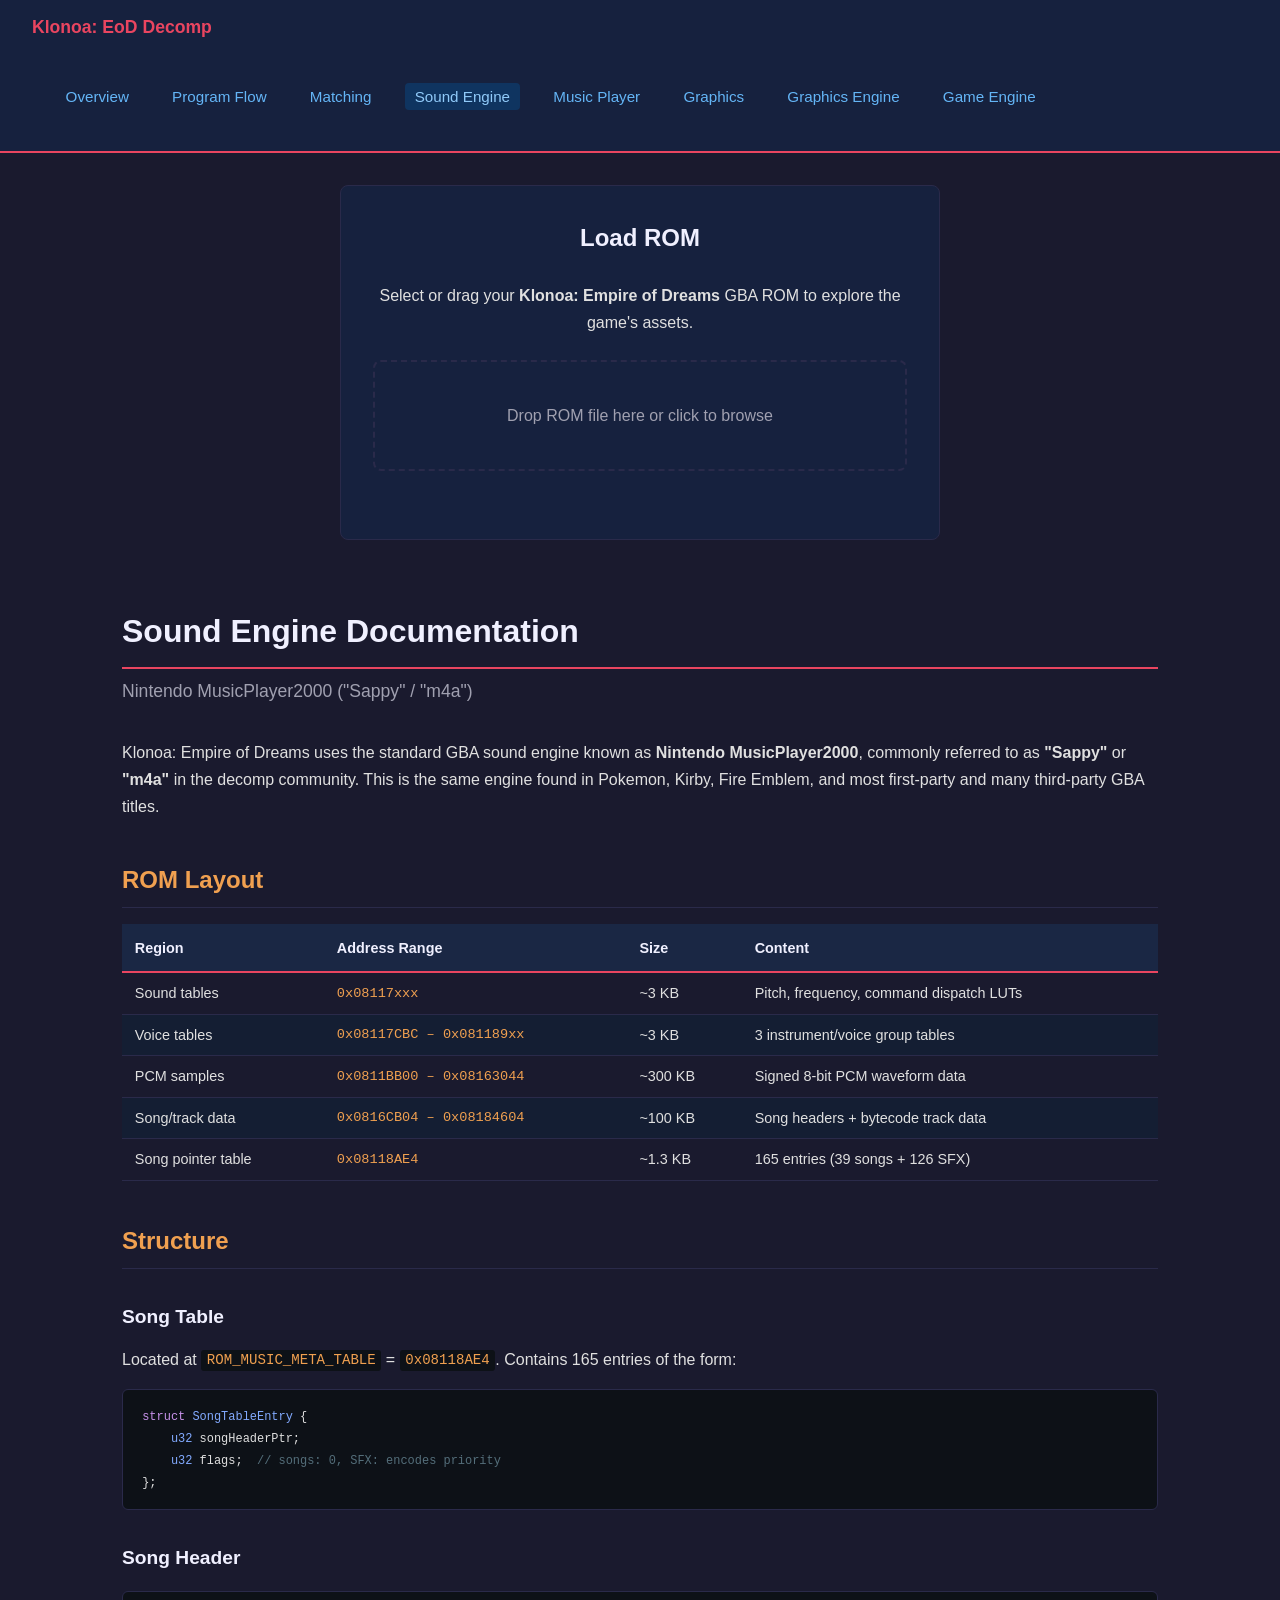
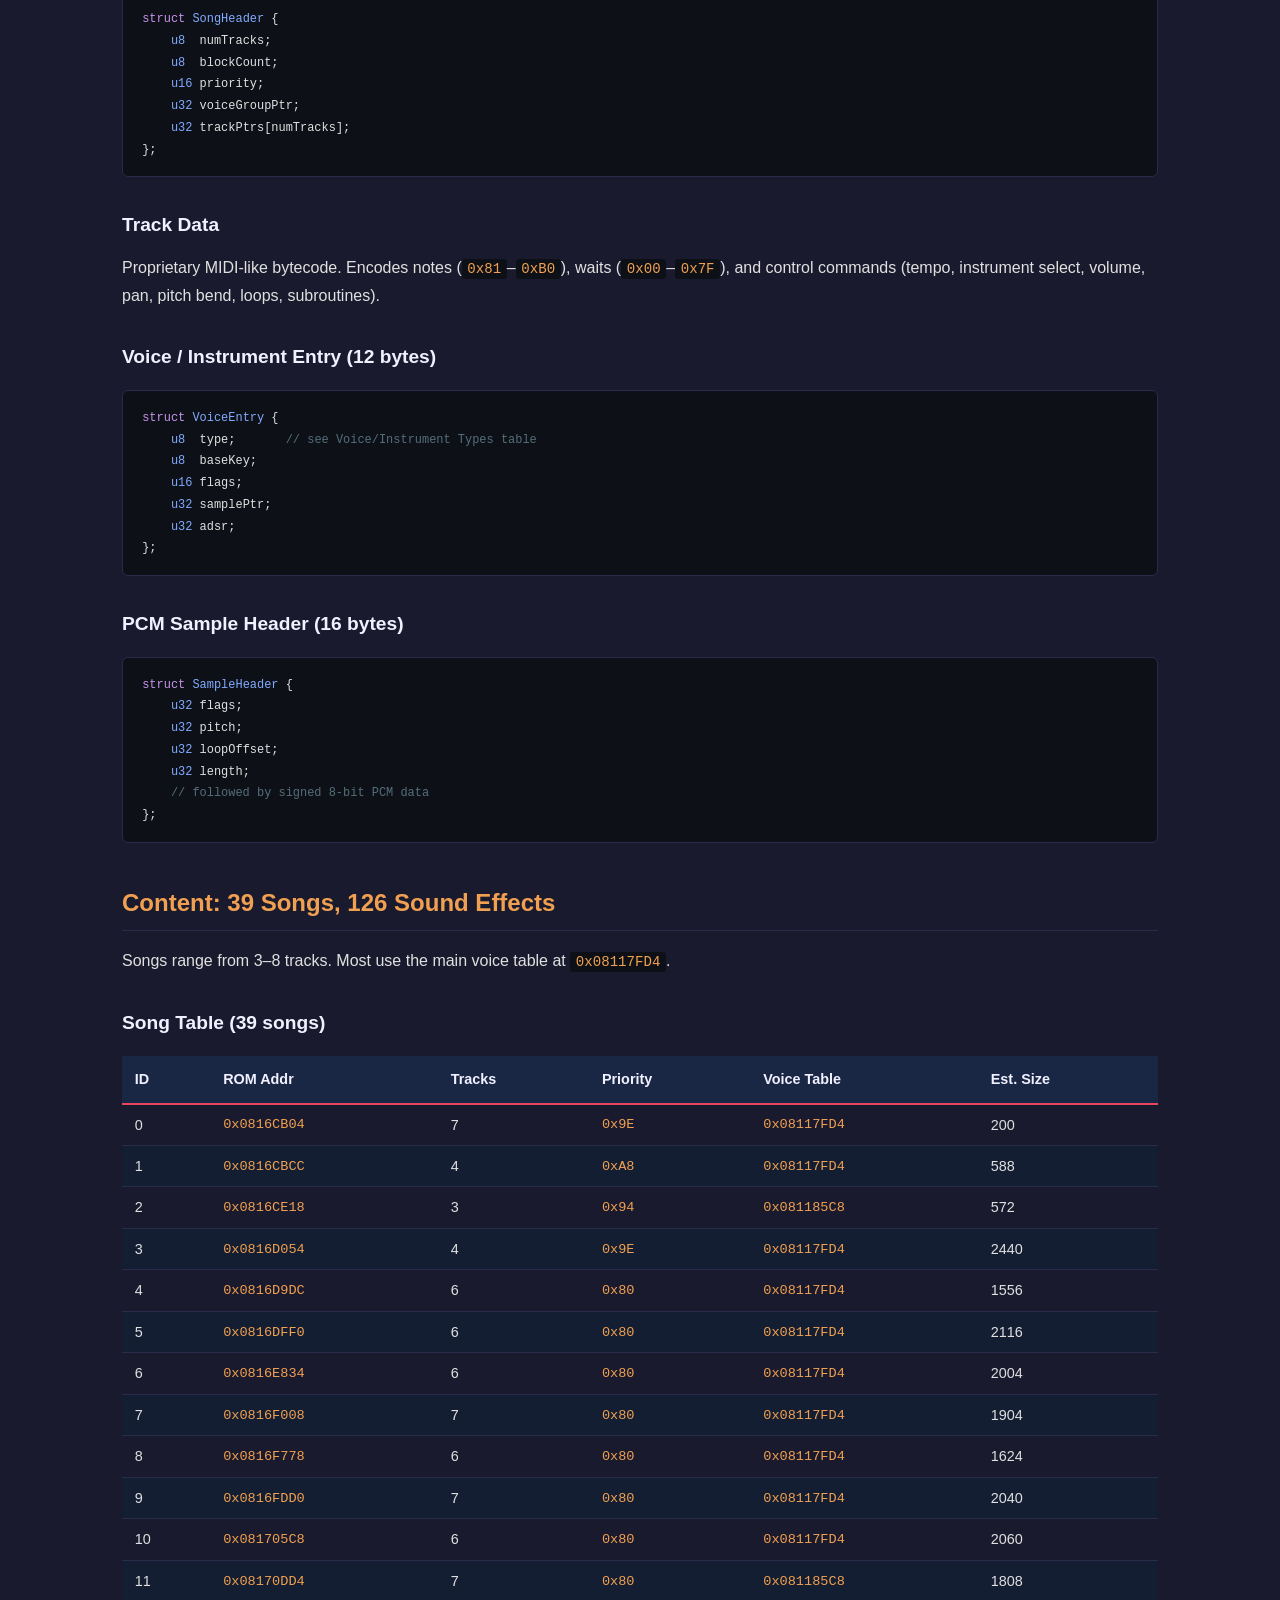
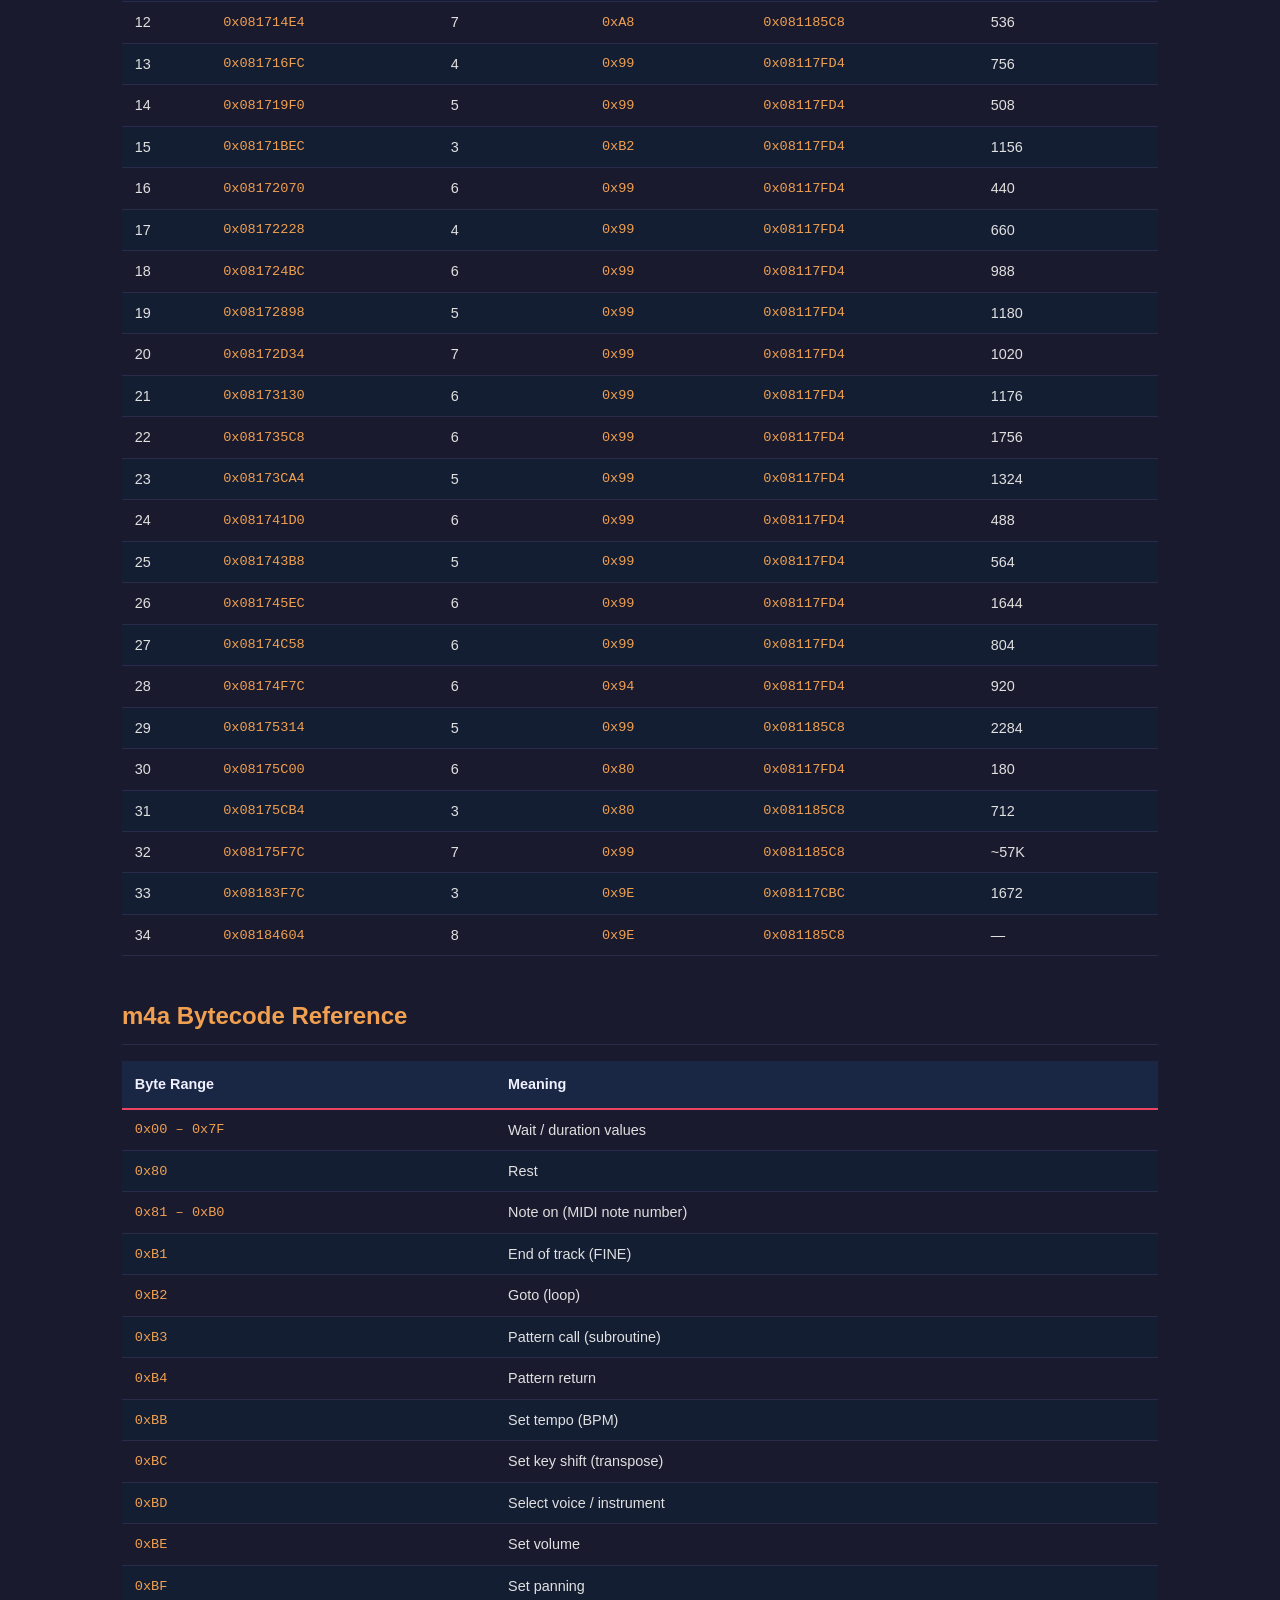
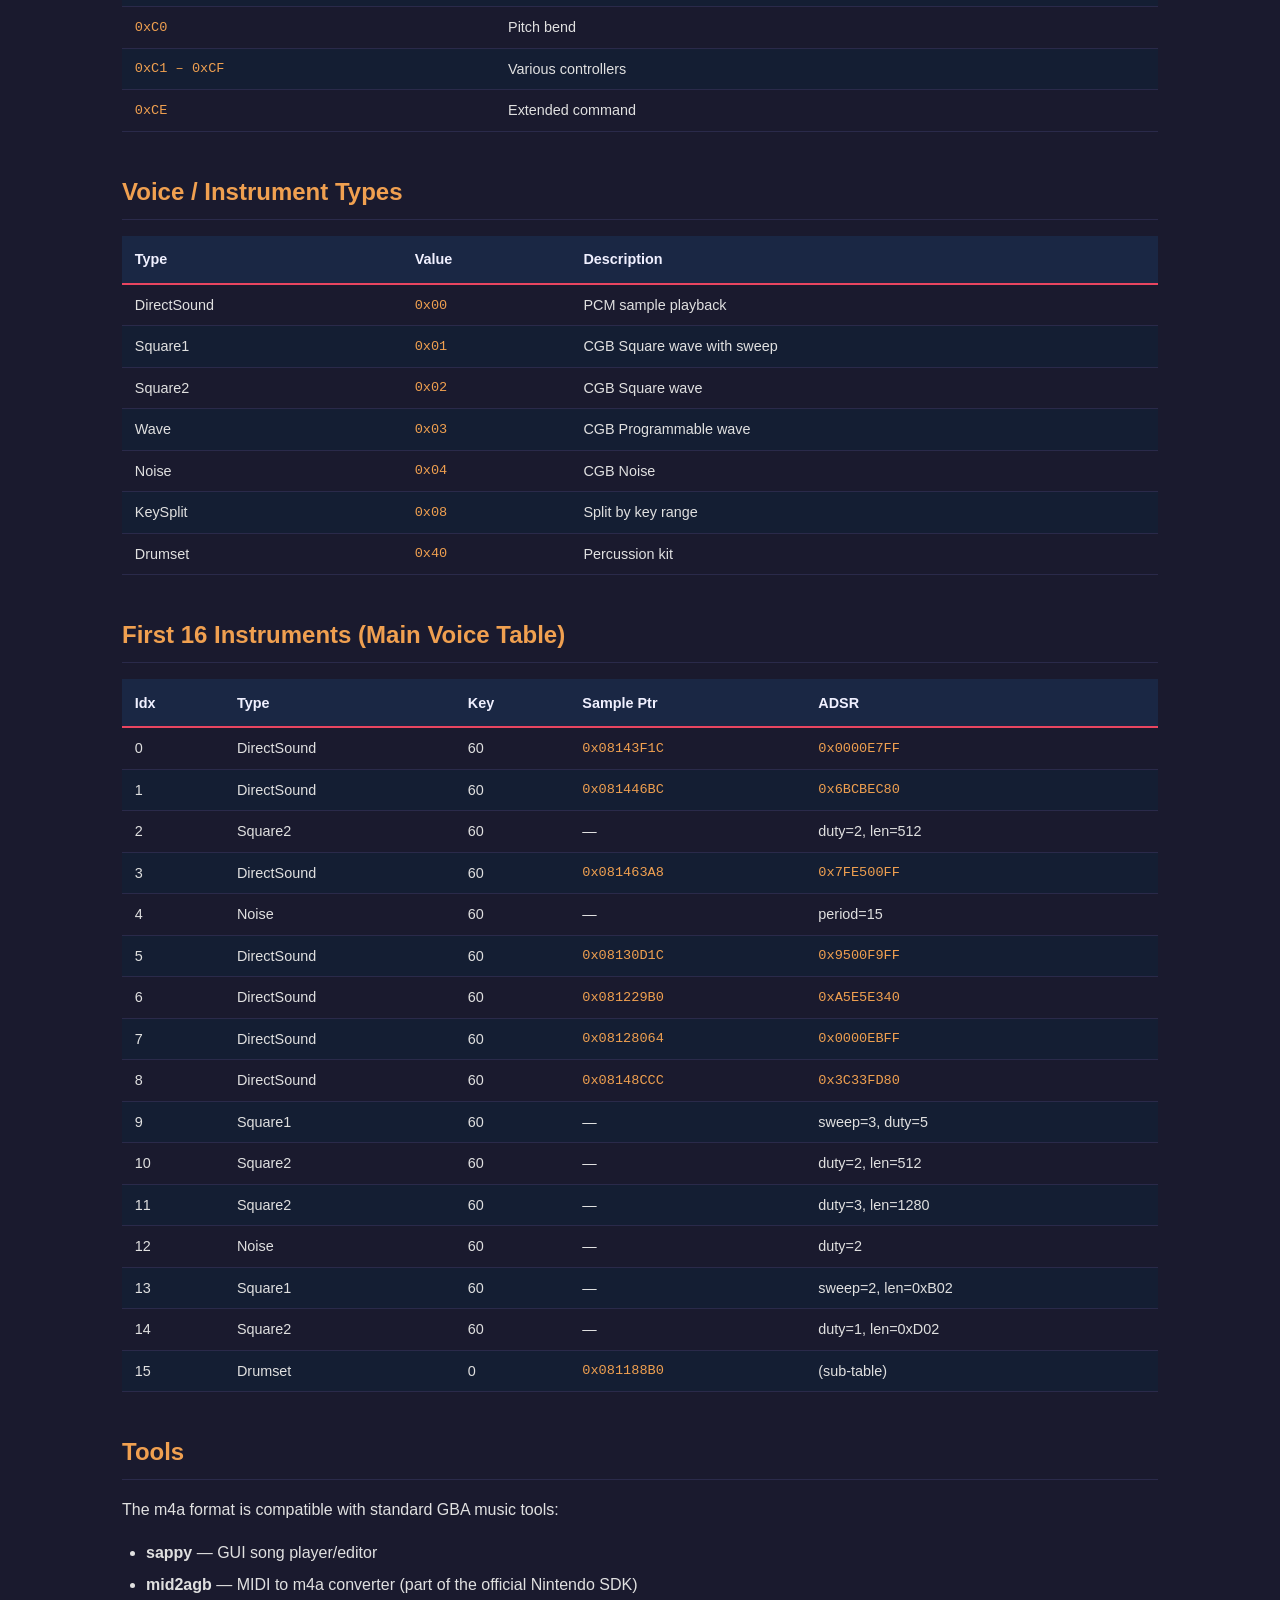
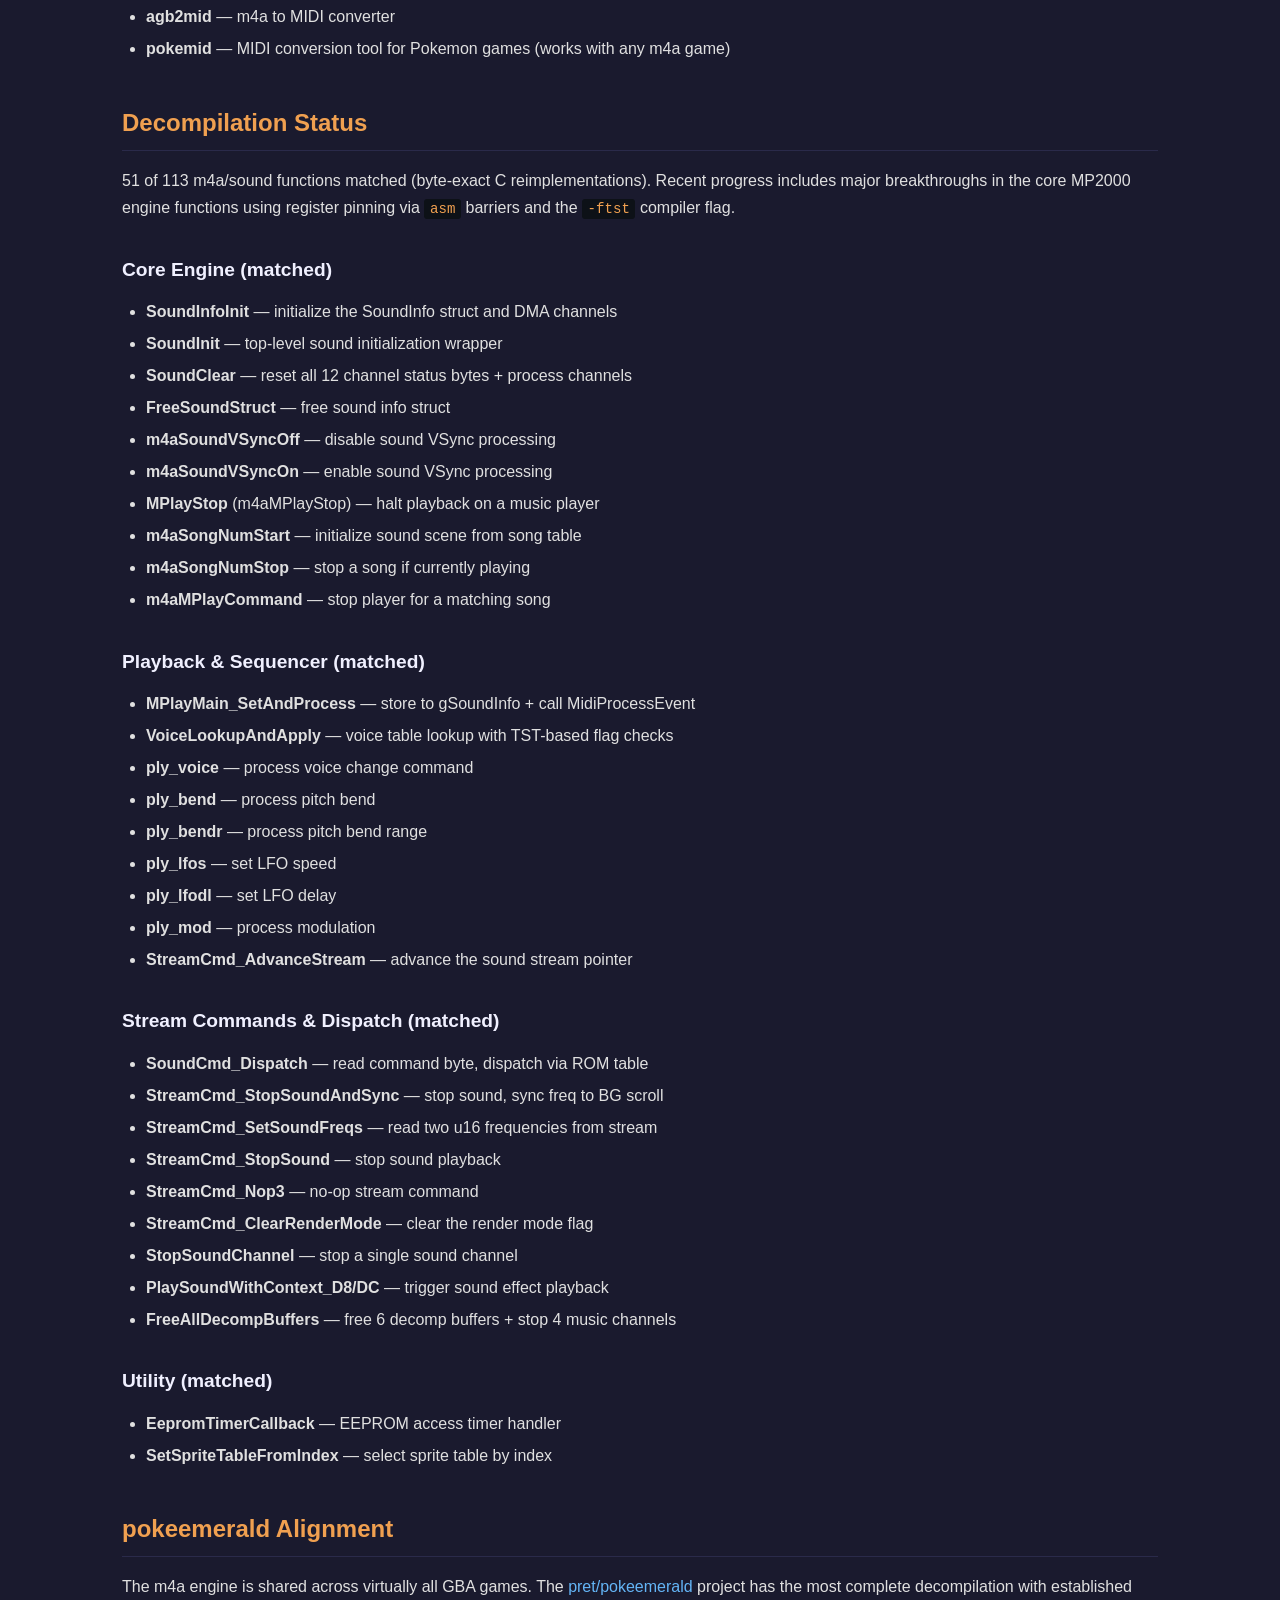
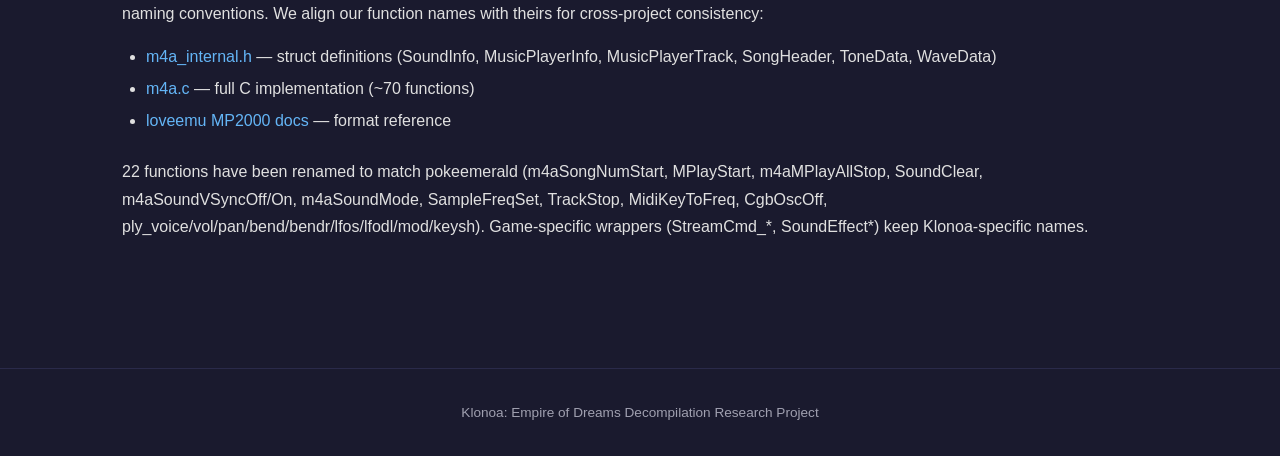
<file: sound.html>
<!DOCTYPE html>
<html lang="en">
<head>
    <meta charset="UTF-8">
    <meta name="viewport" content="width=device-width, initial-scale=1.0">
    <title>Sound Engine — Klonoa: EoD Decomp</title>
    <link rel="stylesheet" href="style.css">
</head>
<body>
    <nav>
        <a href="index.html" class="site-title">Klonoa: EoD Decomp</a>
        <ul class="nav-links">
            <li><a href="index.html">Overview</a></li>
            <li><a href="flowchart.html">Program Flow</a></li>
            <li><a href="matching.html">Matching</a></li>
            <li><a href="sound.html" class="active">Sound Engine</a></li>
            <li><a href="music.html">Music Player</a></li>
            <li><a href="gallery.html">Graphics</a></li>
            <li><a href="graphics-engine.html">Graphics Engine</a></li>
            <li><a href="game-engine.html">Game Engine</a></li>
        </ul>
    </nav>

    <div id="rom-picker-sound"></div>

    <div class="container">
        <h1>Sound Engine Documentation</h1>
        <p class="subtitle">Nintendo MusicPlayer2000 ("Sappy" / "m4a")</p>

        <p>
            Klonoa: Empire of Dreams uses the standard GBA sound engine known as
            <strong>Nintendo MusicPlayer2000</strong>, commonly referred to as <strong>"Sappy"</strong>
            or <strong>"m4a"</strong> in the decomp community. This is the same engine found in
            Pokemon, Kirby, Fire Emblem, and most first-party and many third-party GBA titles.
        </p>

        <!-- ===== ROM Layout ===== -->
        <h2>ROM Layout</h2>

        <table>
            <thead>
                <tr>
                    <th>Region</th>
                    <th>Address Range</th>
                    <th>Size</th>
                    <th>Content</th>
                </tr>
            </thead>
            <tbody>
                <tr>
                    <td>Sound tables</td>
                    <td class="mono">0x08117xxx</td>
                    <td>~3 KB</td>
                    <td>Pitch, frequency, command dispatch LUTs</td>
                </tr>
                <tr>
                    <td>Voice tables</td>
                    <td class="mono">0x08117CBC &ndash; 0x081189xx</td>
                    <td>~3 KB</td>
                    <td>3 instrument/voice group tables</td>
                </tr>
                <tr>
                    <td>PCM samples</td>
                    <td class="mono">0x0811BB00 &ndash; 0x08163044</td>
                    <td>~300 KB</td>
                    <td>Signed 8-bit PCM waveform data</td>
                </tr>
                <tr>
                    <td>Song/track data</td>
                    <td class="mono">0x0816CB04 &ndash; 0x08184604</td>
                    <td>~100 KB</td>
                    <td>Song headers + bytecode track data</td>
                </tr>
                <tr>
                    <td>Song pointer table</td>
                    <td class="mono">0x08118AE4</td>
                    <td>~1.3 KB</td>
                    <td>165 entries (39 songs + 126 SFX)</td>
                </tr>
            </tbody>
        </table>

        <!-- ===== Structure ===== -->
        <h2>Structure</h2>

        <h3>Song Table</h3>
        <p>
            Located at <code>ROM_MUSIC_META_TABLE</code> = <code>0x08118AE4</code>.
            Contains 165 entries of the form:
        </p>
        <pre><code><span class="kw">struct</span> <span class="ty">SongTableEntry</span> {
    <span class="ty">u32</span> songHeaderPtr;
    <span class="ty">u32</span> flags;  <span class="cm">// songs: 0, SFX: encodes priority</span>
};</code></pre>

        <h3>Song Header</h3>
        <pre><code><span class="kw">struct</span> <span class="ty">SongHeader</span> {
    <span class="ty">u8</span>  numTracks;
    <span class="ty">u8</span>  blockCount;
    <span class="ty">u16</span> priority;
    <span class="ty">u32</span> voiceGroupPtr;
    <span class="ty">u32</span> trackPtrs[numTracks];
};</code></pre>

        <h3>Track Data</h3>
        <p>
            Proprietary MIDI-like bytecode. Encodes notes (<code>0x81</code>&ndash;<code>0xB0</code>),
            waits (<code>0x00</code>&ndash;<code>0x7F</code>), and control commands (tempo, instrument
            select, volume, pan, pitch bend, loops, subroutines).
        </p>

        <h3>Voice / Instrument Entry (12 bytes)</h3>
        <pre><code><span class="kw">struct</span> <span class="ty">VoiceEntry</span> {
    <span class="ty">u8</span>  type;       <span class="cm">// see Voice/Instrument Types table</span>
    <span class="ty">u8</span>  baseKey;
    <span class="ty">u16</span> flags;
    <span class="ty">u32</span> samplePtr;
    <span class="ty">u32</span> adsr;
};</code></pre>

        <h3>PCM Sample Header (16 bytes)</h3>
        <pre><code><span class="kw">struct</span> <span class="ty">SampleHeader</span> {
    <span class="ty">u32</span> flags;
    <span class="ty">u32</span> pitch;
    <span class="ty">u32</span> loopOffset;
    <span class="ty">u32</span> length;
    <span class="cm">// followed by signed 8-bit PCM data</span>
};</code></pre>

        <!-- ===== Content ===== -->
        <h2>Content: 39 Songs, 126 Sound Effects</h2>
        <p>
            Songs range from 3&ndash;8 tracks. Most use the main voice table at
            <code>0x08117FD4</code>.
        </p>

        <!-- ===== Song Table ===== -->
        <h3>Song Table (39 songs)</h3>

        <table>
            <thead>
                <tr>
                    <th>ID</th>
                    <th>ROM Addr</th>
                    <th>Tracks</th>
                    <th>Priority</th>
                    <th>Voice Table</th>
                    <th>Est. Size</th>
                </tr>
            </thead>
            <tbody>
                <tr><td>0</td><td class="mono">0x0816CB04</td><td>7</td><td class="mono">0x9E</td><td class="mono">0x08117FD4</td><td>200</td></tr>
                <tr><td>1</td><td class="mono">0x0816CBCC</td><td>4</td><td class="mono">0xA8</td><td class="mono">0x08117FD4</td><td>588</td></tr>
                <tr><td>2</td><td class="mono">0x0816CE18</td><td>3</td><td class="mono">0x94</td><td class="mono">0x081185C8</td><td>572</td></tr>
                <tr><td>3</td><td class="mono">0x0816D054</td><td>4</td><td class="mono">0x9E</td><td class="mono">0x08117FD4</td><td>2440</td></tr>
                <tr><td>4</td><td class="mono">0x0816D9DC</td><td>6</td><td class="mono">0x80</td><td class="mono">0x08117FD4</td><td>1556</td></tr>
                <tr><td>5</td><td class="mono">0x0816DFF0</td><td>6</td><td class="mono">0x80</td><td class="mono">0x08117FD4</td><td>2116</td></tr>
                <tr><td>6</td><td class="mono">0x0816E834</td><td>6</td><td class="mono">0x80</td><td class="mono">0x08117FD4</td><td>2004</td></tr>
                <tr><td>7</td><td class="mono">0x0816F008</td><td>7</td><td class="mono">0x80</td><td class="mono">0x08117FD4</td><td>1904</td></tr>
                <tr><td>8</td><td class="mono">0x0816F778</td><td>6</td><td class="mono">0x80</td><td class="mono">0x08117FD4</td><td>1624</td></tr>
                <tr><td>9</td><td class="mono">0x0816FDD0</td><td>7</td><td class="mono">0x80</td><td class="mono">0x08117FD4</td><td>2040</td></tr>
                <tr><td>10</td><td class="mono">0x081705C8</td><td>6</td><td class="mono">0x80</td><td class="mono">0x08117FD4</td><td>2060</td></tr>
                <tr><td>11</td><td class="mono">0x08170DD4</td><td>7</td><td class="mono">0x80</td><td class="mono">0x081185C8</td><td>1808</td></tr>
                <tr><td>12</td><td class="mono">0x081714E4</td><td>7</td><td class="mono">0xA8</td><td class="mono">0x081185C8</td><td>536</td></tr>
                <tr><td>13</td><td class="mono">0x081716FC</td><td>4</td><td class="mono">0x99</td><td class="mono">0x08117FD4</td><td>756</td></tr>
                <tr><td>14</td><td class="mono">0x081719F0</td><td>5</td><td class="mono">0x99</td><td class="mono">0x08117FD4</td><td>508</td></tr>
                <tr><td>15</td><td class="mono">0x08171BEC</td><td>3</td><td class="mono">0xB2</td><td class="mono">0x08117FD4</td><td>1156</td></tr>
                <tr><td>16</td><td class="mono">0x08172070</td><td>6</td><td class="mono">0x99</td><td class="mono">0x08117FD4</td><td>440</td></tr>
                <tr><td>17</td><td class="mono">0x08172228</td><td>4</td><td class="mono">0x99</td><td class="mono">0x08117FD4</td><td>660</td></tr>
                <tr><td>18</td><td class="mono">0x081724BC</td><td>6</td><td class="mono">0x99</td><td class="mono">0x08117FD4</td><td>988</td></tr>
                <tr><td>19</td><td class="mono">0x08172898</td><td>5</td><td class="mono">0x99</td><td class="mono">0x08117FD4</td><td>1180</td></tr>
                <tr><td>20</td><td class="mono">0x08172D34</td><td>7</td><td class="mono">0x99</td><td class="mono">0x08117FD4</td><td>1020</td></tr>
                <tr><td>21</td><td class="mono">0x08173130</td><td>6</td><td class="mono">0x99</td><td class="mono">0x08117FD4</td><td>1176</td></tr>
                <tr><td>22</td><td class="mono">0x081735C8</td><td>6</td><td class="mono">0x99</td><td class="mono">0x08117FD4</td><td>1756</td></tr>
                <tr><td>23</td><td class="mono">0x08173CA4</td><td>5</td><td class="mono">0x99</td><td class="mono">0x08117FD4</td><td>1324</td></tr>
                <tr><td>24</td><td class="mono">0x081741D0</td><td>6</td><td class="mono">0x99</td><td class="mono">0x08117FD4</td><td>488</td></tr>
                <tr><td>25</td><td class="mono">0x081743B8</td><td>5</td><td class="mono">0x99</td><td class="mono">0x08117FD4</td><td>564</td></tr>
                <tr><td>26</td><td class="mono">0x081745EC</td><td>6</td><td class="mono">0x99</td><td class="mono">0x08117FD4</td><td>1644</td></tr>
                <tr><td>27</td><td class="mono">0x08174C58</td><td>6</td><td class="mono">0x99</td><td class="mono">0x08117FD4</td><td>804</td></tr>
                <tr><td>28</td><td class="mono">0x08174F7C</td><td>6</td><td class="mono">0x94</td><td class="mono">0x08117FD4</td><td>920</td></tr>
                <tr><td>29</td><td class="mono">0x08175314</td><td>5</td><td class="mono">0x99</td><td class="mono">0x081185C8</td><td>2284</td></tr>
                <tr><td>30</td><td class="mono">0x08175C00</td><td>6</td><td class="mono">0x80</td><td class="mono">0x08117FD4</td><td>180</td></tr>
                <tr><td>31</td><td class="mono">0x08175CB4</td><td>3</td><td class="mono">0x80</td><td class="mono">0x081185C8</td><td>712</td></tr>
                <tr><td>32</td><td class="mono">0x08175F7C</td><td>7</td><td class="mono">0x99</td><td class="mono">0x081185C8</td><td>~57K</td></tr>
                <tr><td>33</td><td class="mono">0x08183F7C</td><td>3</td><td class="mono">0x9E</td><td class="mono">0x08117CBC</td><td>1672</td></tr>
                <tr><td>34</td><td class="mono">0x08184604</td><td>8</td><td class="mono">0x9E</td><td class="mono">0x081185C8</td><td>&mdash;</td></tr>
            </tbody>
        </table>

        <!-- ===== Bytecode Reference ===== -->
        <h2>m4a Bytecode Reference</h2>

        <table>
            <thead>
                <tr>
                    <th>Byte Range</th>
                    <th>Meaning</th>
                </tr>
            </thead>
            <tbody>
                <tr><td class="mono">0x00 &ndash; 0x7F</td><td>Wait / duration values</td></tr>
                <tr><td class="mono">0x80</td><td>Rest</td></tr>
                <tr><td class="mono">0x81 &ndash; 0xB0</td><td>Note on (MIDI note number)</td></tr>
                <tr><td class="mono">0xB1</td><td>End of track (FINE)</td></tr>
                <tr><td class="mono">0xB2</td><td>Goto (loop)</td></tr>
                <tr><td class="mono">0xB3</td><td>Pattern call (subroutine)</td></tr>
                <tr><td class="mono">0xB4</td><td>Pattern return</td></tr>
                <tr><td class="mono">0xBB</td><td>Set tempo (BPM)</td></tr>
                <tr><td class="mono">0xBC</td><td>Set key shift (transpose)</td></tr>
                <tr><td class="mono">0xBD</td><td>Select voice / instrument</td></tr>
                <tr><td class="mono">0xBE</td><td>Set volume</td></tr>
                <tr><td class="mono">0xBF</td><td>Set panning</td></tr>
                <tr><td class="mono">0xC0</td><td>Pitch bend</td></tr>
                <tr><td class="mono">0xC1 &ndash; 0xCF</td><td>Various controllers</td></tr>
                <tr><td class="mono">0xCE</td><td>Extended command</td></tr>
            </tbody>
        </table>

        <!-- ===== Voice Types ===== -->
        <h2>Voice / Instrument Types</h2>

        <table>
            <thead>
                <tr>
                    <th>Type</th>
                    <th>Value</th>
                    <th>Description</th>
                </tr>
            </thead>
            <tbody>
                <tr><td>DirectSound</td><td class="mono">0x00</td><td>PCM sample playback</td></tr>
                <tr><td>Square1</td><td class="mono">0x01</td><td>CGB Square wave with sweep</td></tr>
                <tr><td>Square2</td><td class="mono">0x02</td><td>CGB Square wave</td></tr>
                <tr><td>Wave</td><td class="mono">0x03</td><td>CGB Programmable wave</td></tr>
                <tr><td>Noise</td><td class="mono">0x04</td><td>CGB Noise</td></tr>
                <tr><td>KeySplit</td><td class="mono">0x08</td><td>Split by key range</td></tr>
                <tr><td>Drumset</td><td class="mono">0x40</td><td>Percussion kit</td></tr>
            </tbody>
        </table>

        <!-- ===== First 16 Instruments ===== -->
        <h2>First 16 Instruments (Main Voice Table)</h2>

        <table>
            <thead>
                <tr>
                    <th>Idx</th>
                    <th>Type</th>
                    <th>Key</th>
                    <th>Sample Ptr</th>
                    <th>ADSR</th>
                </tr>
            </thead>
            <tbody>
                <tr><td>0</td><td>DirectSound</td><td>60</td><td class="mono">0x08143F1C</td><td class="mono">0x0000E7FF</td></tr>
                <tr><td>1</td><td>DirectSound</td><td>60</td><td class="mono">0x081446BC</td><td class="mono">0x6BCBEC80</td></tr>
                <tr><td>2</td><td>Square2</td><td>60</td><td>&mdash;</td><td>duty=2, len=512</td></tr>
                <tr><td>3</td><td>DirectSound</td><td>60</td><td class="mono">0x081463A8</td><td class="mono">0x7FE500FF</td></tr>
                <tr><td>4</td><td>Noise</td><td>60</td><td>&mdash;</td><td>period=15</td></tr>
                <tr><td>5</td><td>DirectSound</td><td>60</td><td class="mono">0x08130D1C</td><td class="mono">0x9500F9FF</td></tr>
                <tr><td>6</td><td>DirectSound</td><td>60</td><td class="mono">0x081229B0</td><td class="mono">0xA5E5E340</td></tr>
                <tr><td>7</td><td>DirectSound</td><td>60</td><td class="mono">0x08128064</td><td class="mono">0x0000EBFF</td></tr>
                <tr><td>8</td><td>DirectSound</td><td>60</td><td class="mono">0x08148CCC</td><td class="mono">0x3C33FD80</td></tr>
                <tr><td>9</td><td>Square1</td><td>60</td><td>&mdash;</td><td>sweep=3, duty=5</td></tr>
                <tr><td>10</td><td>Square2</td><td>60</td><td>&mdash;</td><td>duty=2, len=512</td></tr>
                <tr><td>11</td><td>Square2</td><td>60</td><td>&mdash;</td><td>duty=3, len=1280</td></tr>
                <tr><td>12</td><td>Noise</td><td>60</td><td>&mdash;</td><td>duty=2</td></tr>
                <tr><td>13</td><td>Square1</td><td>60</td><td>&mdash;</td><td>sweep=2, len=0xB02</td></tr>
                <tr><td>14</td><td>Square2</td><td>60</td><td>&mdash;</td><td>duty=1, len=0xD02</td></tr>
                <tr><td>15</td><td>Drumset</td><td>0</td><td class="mono">0x081188B0</td><td>(sub-table)</td></tr>
            </tbody>
        </table>

        <!-- ===== Tools ===== -->
        <h2>Tools</h2>

        <p>The m4a format is compatible with standard GBA music tools:</p>
        <ul>
            <li><strong>sappy</strong> &mdash; GUI song player/editor</li>
            <li><strong>mid2agb</strong> &mdash; MIDI to m4a converter (part of the official Nintendo SDK)</li>
            <li><strong>agb2mid</strong> &mdash; m4a to MIDI converter</li>
            <li><strong>pokemid</strong> &mdash; MIDI conversion tool for Pokemon games (works with any m4a game)</li>
        </ul>
        <h2>Decompilation Status</h2>

        <p>51 of 113 m4a/sound functions matched (byte-exact C reimplementations). Recent progress includes
        major breakthroughs in the core MP2000 engine functions using register pinning via <code>asm</code>
        barriers and the <code>-ftst</code> compiler flag.</p>

        <h3>Core Engine (matched)</h3>
        <ul>
            <li><strong>SoundInfoInit</strong> &mdash; initialize the SoundInfo struct and DMA channels</li>
            <li><strong>SoundInit</strong> &mdash; top-level sound initialization wrapper</li>
            <li><strong>SoundClear</strong> &mdash; reset all 12 channel status bytes + process channels</li>
            <li><strong>FreeSoundStruct</strong> &mdash; free sound info struct</li>
            <li><strong>m4aSoundVSyncOff</strong> &mdash; disable sound VSync processing</li>
            <li><strong>m4aSoundVSyncOn</strong> &mdash; enable sound VSync processing</li>
            <li><strong>MPlayStop</strong> (m4aMPlayStop) &mdash; halt playback on a music player</li>
            <li><strong>m4aSongNumStart</strong> &mdash; initialize sound scene from song table</li>
            <li><strong>m4aSongNumStop</strong> &mdash; stop a song if currently playing</li>
            <li><strong>m4aMPlayCommand</strong> &mdash; stop player for a matching song</li>
        </ul>

        <h3>Playback &amp; Sequencer (matched)</h3>
        <ul>
            <li><strong>MPlayMain_SetAndProcess</strong> &mdash; store to gSoundInfo + call MidiProcessEvent</li>
            <li><strong>VoiceLookupAndApply</strong> &mdash; voice table lookup with TST-based flag checks</li>
            <li><strong>ply_voice</strong> &mdash; process voice change command</li>
            <li><strong>ply_bend</strong> &mdash; process pitch bend</li>
            <li><strong>ply_bendr</strong> &mdash; process pitch bend range</li>
            <li><strong>ply_lfos</strong> &mdash; set LFO speed</li>
            <li><strong>ply_lfodl</strong> &mdash; set LFO delay</li>
            <li><strong>ply_mod</strong> &mdash; process modulation</li>
            <li><strong>StreamCmd_AdvanceStream</strong> &mdash; advance the sound stream pointer</li>
        </ul>

        <h3>Stream Commands &amp; Dispatch (matched)</h3>
        <ul>
            <li><strong>SoundCmd_Dispatch</strong> &mdash; read command byte, dispatch via ROM table</li>
            <li><strong>StreamCmd_StopSoundAndSync</strong> &mdash; stop sound, sync freq to BG scroll</li>
            <li><strong>StreamCmd_SetSoundFreqs</strong> &mdash; read two u16 frequencies from stream</li>
            <li><strong>StreamCmd_StopSound</strong> &mdash; stop sound playback</li>
            <li><strong>StreamCmd_Nop3</strong> &mdash; no-op stream command</li>
            <li><strong>StreamCmd_ClearRenderMode</strong> &mdash; clear the render mode flag</li>
            <li><strong>StopSoundChannel</strong> &mdash; stop a single sound channel</li>
            <li><strong>PlaySoundWithContext_D8/DC</strong> &mdash; trigger sound effect playback</li>
            <li><strong>FreeAllDecompBuffers</strong> &mdash; free 6 decomp buffers + stop 4 music channels</li>
        </ul>

        <h3>Utility (matched)</h3>
        <ul>
            <li><strong>EepromTimerCallback</strong> &mdash; EEPROM access timer handler</li>
            <li><strong>SetSpriteTableFromIndex</strong> &mdash; select sprite table by index</li>
        </ul>

        <h2>pokeemerald Alignment</h2>
        <p>
            The m4a engine is shared across virtually all GBA games. The
            <a href="https://github.com/pret/pokeemerald/blob/master/src/m4a.c">pret/pokeemerald</a>
            project has the most complete decompilation with established naming conventions.
            We align our function names with theirs for cross-project consistency:
        </p>
        <ul>
            <li><a href="https://github.com/pret/pokeemerald/blob/master/include/gba/m4a_internal.h">m4a_internal.h</a> &mdash; struct definitions (SoundInfo, MusicPlayerInfo, MusicPlayerTrack, SongHeader, ToneData, WaveData)</li>
            <li><a href="https://github.com/pret/pokeemerald/blob/master/src/m4a.c">m4a.c</a> &mdash; full C implementation (~70 functions)</li>
            <li><a href="https://github.com/loveemu/vgmdocs/blob/master/Summary_of_GBA_Standard_Sound_Driver_MusicPlayer2000.md">loveemu MP2000 docs</a> &mdash; format reference</li>
        </ul>
        <p>
            22 functions have been renamed to match pokeemerald (m4aSongNumStart, MPlayStart,
            m4aMPlayAllStop, SoundClear, m4aSoundVSyncOff/On, m4aSoundMode, SampleFreqSet,
            TrackStop, MidiKeyToFreq, CgbOscOff, ply_voice/vol/pan/bend/bendr/lfos/lfodl/mod/keysh).
            Game-specific wrappers (StreamCmd_*, SoundEffect*) keep Klonoa-specific names.
        </p>
    </div>

    <footer>
        Klonoa: Empire of Dreams Decompilation Research Project
    </footer>
    <script type="module">
        import { initRomPicker } from './js/rom-picker.js';
        // Sound page is mostly static docs — ROM picker is optional
        initRomPicker('#rom-picker-sound', () => {});
    </script>
</body>
</html>
</file>
<file: style.css>
/* Klonoa: Empire of Dreams — Decompilation Research Site */

:root {
    --bg-primary: #1a1a2e;
    --bg-secondary: #16213e;
    --bg-tertiary: #0f3460;
    --bg-code: #0d1117;
    --text-primary: #e0e0e0;
    --text-secondary: #a0a0b0;
    --text-heading: #f0f0ff;
    --accent: #e94560;
    --accent-secondary: #f0a050;
    --link: #64b5f6;
    --link-hover: #90caf9;
    --border: #2a2a4a;
    --table-header: #1a2744;
    --table-row-alt: #141e33;
    --mono: "Fira Mono", "Cascadia Code", "Consolas", "Liberation Mono", monospace;
    --sans: "Segoe UI", "Helvetica Neue", Arial, sans-serif;
}

* {
    margin: 0;
    padding: 0;
    box-sizing: border-box;
}

html {
    scroll-behavior: smooth;
}

body {
    font-family: var(--sans);
    background: var(--bg-primary);
    color: var(--text-primary);
    line-height: 1.7;
    min-height: 100vh;
}

/* Navigation */
nav {
    background: var(--bg-secondary);
    border-bottom: 2px solid var(--accent);
    padding: 0.8rem 2rem;
    position: sticky;
    top: 0;
    z-index: 100;
    display: flex;
    align-items: center;
    gap: 2rem;
    flex-wrap: wrap;
}

nav .site-title {
    font-size: 1.1rem;
    font-weight: 700;
    color: var(--accent);
    text-decoration: none;
    white-space: nowrap;
}

nav .nav-links {
    display: flex;
    gap: 1.5rem;
    list-style: none;
    flex-wrap: wrap;
}

nav .nav-links a {
    color: var(--link);
    text-decoration: none;
    font-size: 0.95rem;
    padding: 0.3rem 0.6rem;
    border-radius: 4px;
    transition: background 0.2s, color 0.2s;
}

nav .nav-links a:hover,
nav .nav-links a.active {
    background: var(--bg-tertiary);
    color: var(--link-hover);
}

/* Main content */
.container {
    max-width: 1100px;
    margin: 0 auto;
    padding: 2rem 2rem 4rem;
}

h1 {
    font-size: 2rem;
    color: var(--text-heading);
    margin-bottom: 0.5rem;
    border-bottom: 2px solid var(--accent);
    padding-bottom: 0.5rem;
}

h2 {
    font-size: 1.5rem;
    color: var(--accent-secondary);
    margin-top: 2.5rem;
    margin-bottom: 1rem;
    border-bottom: 1px solid var(--border);
    padding-bottom: 0.4rem;
}

h3 {
    font-size: 1.2rem;
    color: var(--text-heading);
    margin-top: 2rem;
    margin-bottom: 0.75rem;
}

p {
    margin-bottom: 1rem;
    color: var(--text-primary);
}

.subtitle {
    font-size: 1.1rem;
    color: var(--text-secondary);
    margin-bottom: 2rem;
}

a {
    color: var(--link);
    text-decoration: none;
}

a:hover {
    color: var(--link-hover);
    text-decoration: underline;
}

/* Progress bar */
.progress-container {
    margin: 1.5rem 0 2rem;
}

.progress-bar-bg {
    background: var(--bg-code);
    border-radius: 8px;
    height: 28px;
    overflow: hidden;
    border: 1px solid var(--border);
}

.progress-bar-fill {
    background: linear-gradient(90deg, var(--accent), var(--accent-secondary));
    height: 100%;
    border-radius: 8px 0 0 8px;
    display: flex;
    align-items: center;
    padding-left: 10px;
    font-size: 0.85rem;
    font-weight: 600;
    color: #fff;
    min-width: 60px;
}

.progress-label {
    margin-top: 0.4rem;
    font-size: 0.9rem;
    color: var(--text-secondary);
}

/* Stats grid */
.stats-grid {
    display: grid;
    grid-template-columns: repeat(auto-fit, minmax(200px, 1fr));
    gap: 1rem;
    margin: 1.5rem 0 2rem;
}

.stat-card {
    background: var(--bg-secondary);
    border: 1px solid var(--border);
    border-radius: 8px;
    padding: 1.2rem;
    text-align: center;
}

.stat-card .stat-value {
    font-size: 2rem;
    font-weight: 700;
    color: var(--accent);
    font-family: var(--mono);
}

.stat-card .stat-label {
    font-size: 0.85rem;
    color: var(--text-secondary);
    margin-top: 0.3rem;
}

/* Tables */
table {
    width: 100%;
    border-collapse: collapse;
    margin: 1rem 0 2rem;
    font-size: 0.9rem;
    overflow-x: auto;
    display: block;
}

@media (min-width: 800px) {
    table {
        display: table;
    }
}

thead th {
    background: var(--table-header);
    color: var(--text-heading);
    padding: 0.7rem 0.8rem;
    text-align: left;
    font-weight: 600;
    border-bottom: 2px solid var(--accent);
    white-space: nowrap;
}

tbody td {
    padding: 0.5rem 0.8rem;
    border-bottom: 1px solid var(--border);
}

tbody tr:nth-child(even) {
    background: var(--table-row-alt);
}

tbody tr:hover {
    background: var(--bg-tertiary);
}

/* Monospace cells for addresses, hex values */
.mono {
    font-family: var(--mono);
    font-size: 0.85rem;
    color: var(--accent-secondary);
}

td.mono {
    font-family: var(--mono);
    font-size: 0.85rem;
    color: var(--accent-secondary);
}

/* Code blocks */
pre {
    background: var(--bg-code);
    border: 1px solid var(--border);
    border-radius: 6px;
    padding: 1rem 1.2rem;
    overflow-x: auto;
    margin: 1rem 0 1.5rem;
    font-family: var(--mono);
    font-size: 0.85rem;
    line-height: 1.6;
    color: var(--text-primary);
}

code {
    font-family: var(--mono);
    font-size: 0.88em;
    background: var(--bg-code);
    padding: 0.15em 0.4em;
    border-radius: 3px;
    color: var(--accent-secondary);
}

pre code {
    background: none;
    padding: 0;
    color: inherit;
}

/* Syntax colors in code blocks */
.kw { color: #c792ea; }
.ty { color: #82aaff; }
.nu { color: #f78c6c; }
.cm { color: #546e7a; }
.st { color: #c3e88d; }
.fn { color: #ffcb6b; }

/* Section cards */
.card-grid {
    display: grid;
    grid-template-columns: repeat(auto-fit, minmax(280px, 1fr));
    gap: 1.2rem;
    margin: 1.5rem 0;
}

.card {
    background: var(--bg-secondary);
    border: 1px solid var(--border);
    border-radius: 8px;
    padding: 1.5rem;
    transition: border-color 0.2s, transform 0.1s;
}

.card:hover {
    border-color: var(--accent);
    transform: translateY(-2px);
}

.card h3 {
    margin-top: 0;
    color: var(--accent);
}

.card p {
    color: var(--text-secondary);
    font-size: 0.9rem;
}

/* Lists */
ul, ol {
    margin: 0.5rem 0 1.5rem 1.5rem;
}

li {
    margin-bottom: 0.3rem;
}

/* Footer */
footer {
    text-align: center;
    padding: 2rem;
    color: var(--text-secondary);
    font-size: 0.85rem;
    border-top: 1px solid var(--border);
    margin-top: 3rem;
}

/* ROM Picker */
.rom-picker-box {
    max-width: 600px;
    margin: 2rem auto;
    padding: 2rem;
    background: var(--bg-secondary);
    border: 1px solid var(--border);
    border-radius: 8px;
    text-align: center;
}

.rom-picker-box h2 {
    border: none;
    margin-top: 0;
    color: var(--text-heading);
}

.rom-drop-zone {
    margin: 1.5rem 0 1rem;
    padding: 2.5rem 1.5rem;
    border: 2px dashed var(--border);
    border-radius: 8px;
    cursor: pointer;
    transition: border-color 0.2s, background 0.2s;
}

.rom-drop-zone:hover,
.rom-drop-zone.dragover {
    border-color: var(--accent);
    background: rgba(233, 69, 96, 0.05);
}

.rom-drop-label {
    color: var(--text-secondary);
    font-size: 1rem;
}

.rom-error {
    color: var(--accent);
    font-size: 0.9rem;
    min-height: 1.4em;
}

.rom-status-loaded {
    margin-left: auto;
    color: #4caf50;
    font-size: 0.85rem;
    display: flex;
    align-items: center;
    gap: 0.5rem;
    white-space: nowrap;
}

.rom-clear-btn {
    background: transparent;
    border: 1px solid var(--border);
    color: var(--text-secondary);
    padding: 0.15rem 0.5rem;
    border-radius: 4px;
    cursor: pointer;
    font-size: 0.8rem;
}

.rom-clear-btn:hover {
    border-color: var(--accent);
    color: var(--accent);
}

.hidden {
    display: none !important;
}

/* Responsive */
@media (max-width: 600px) {
    nav {
        padding: 0.6rem 1rem;
        gap: 0.8rem;
    }

    .container {
        padding: 1.2rem 1rem 3rem;
    }

    h1 { font-size: 1.5rem; }
    h2 { font-size: 1.25rem; }

    .stats-grid {
        grid-template-columns: repeat(2, 1fr);
    }

    .stat-card .stat-value {
        font-size: 1.5rem;
    }
}
</file>
